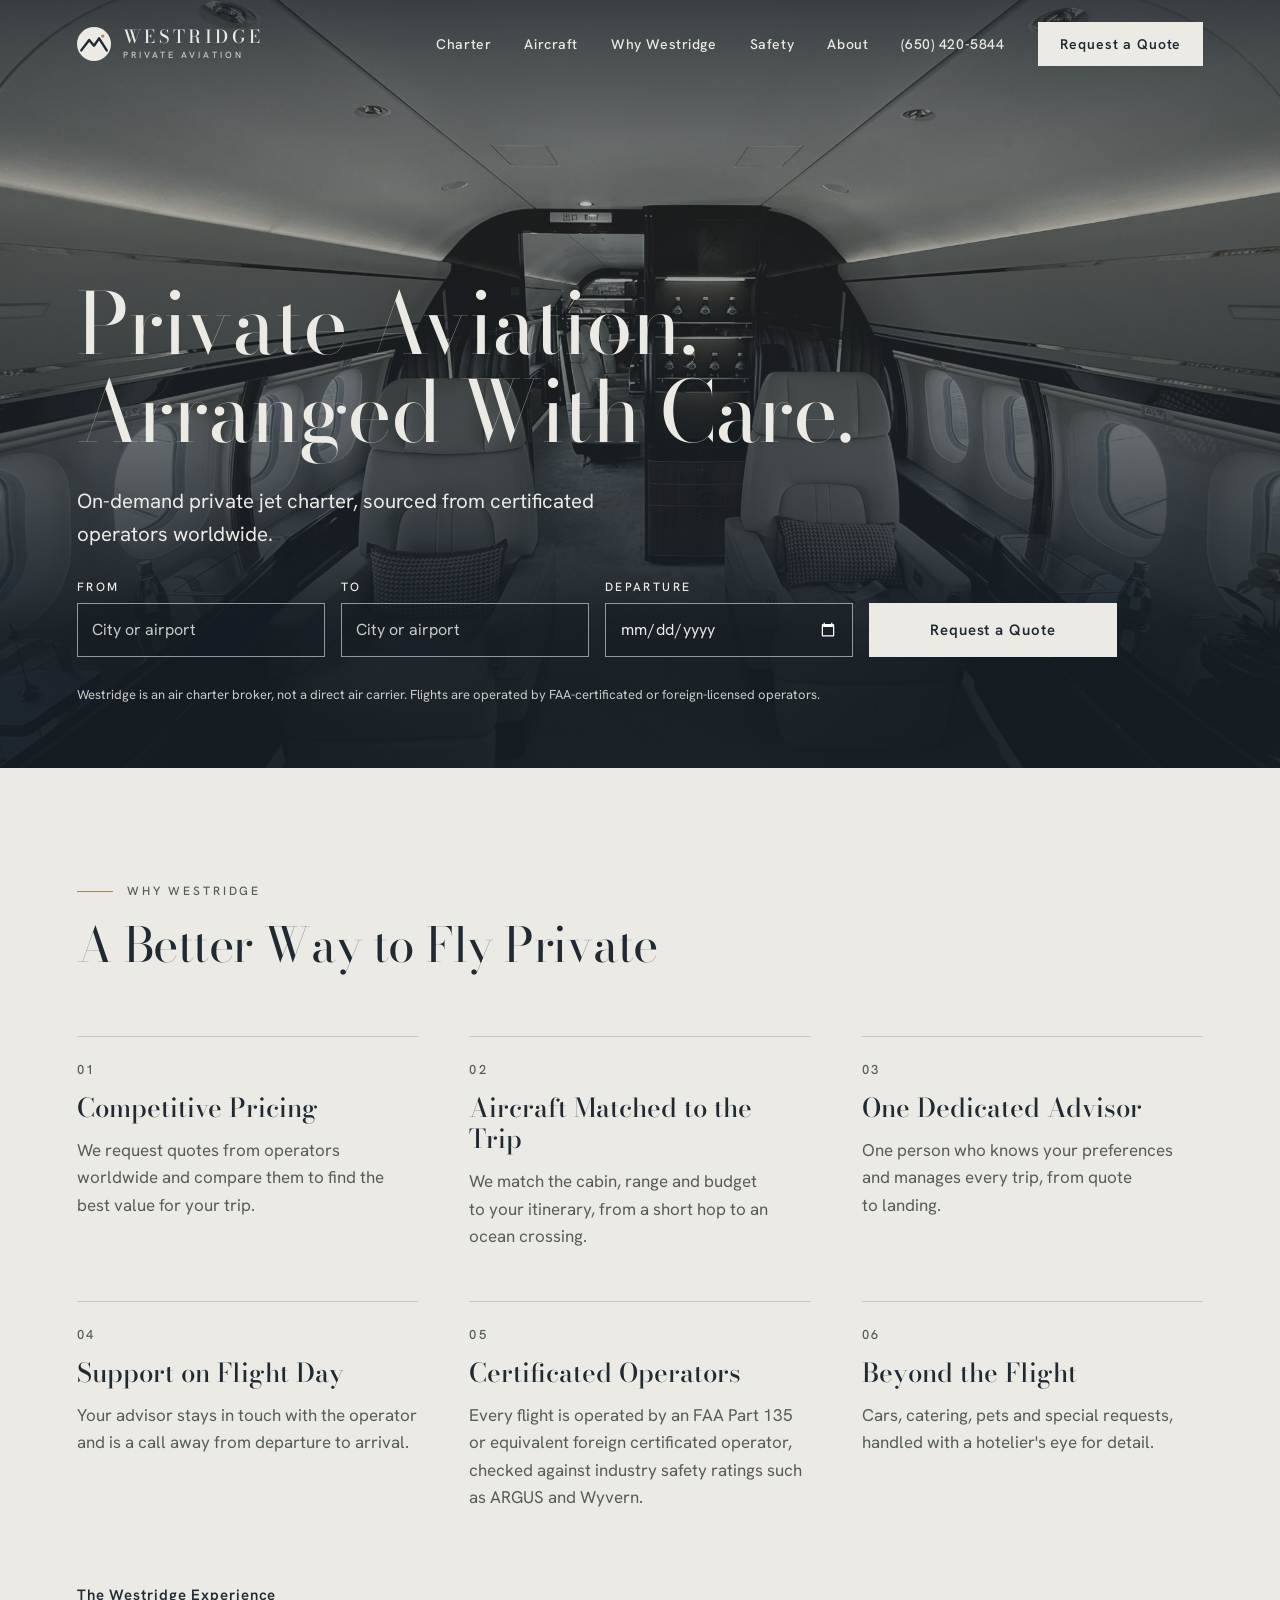
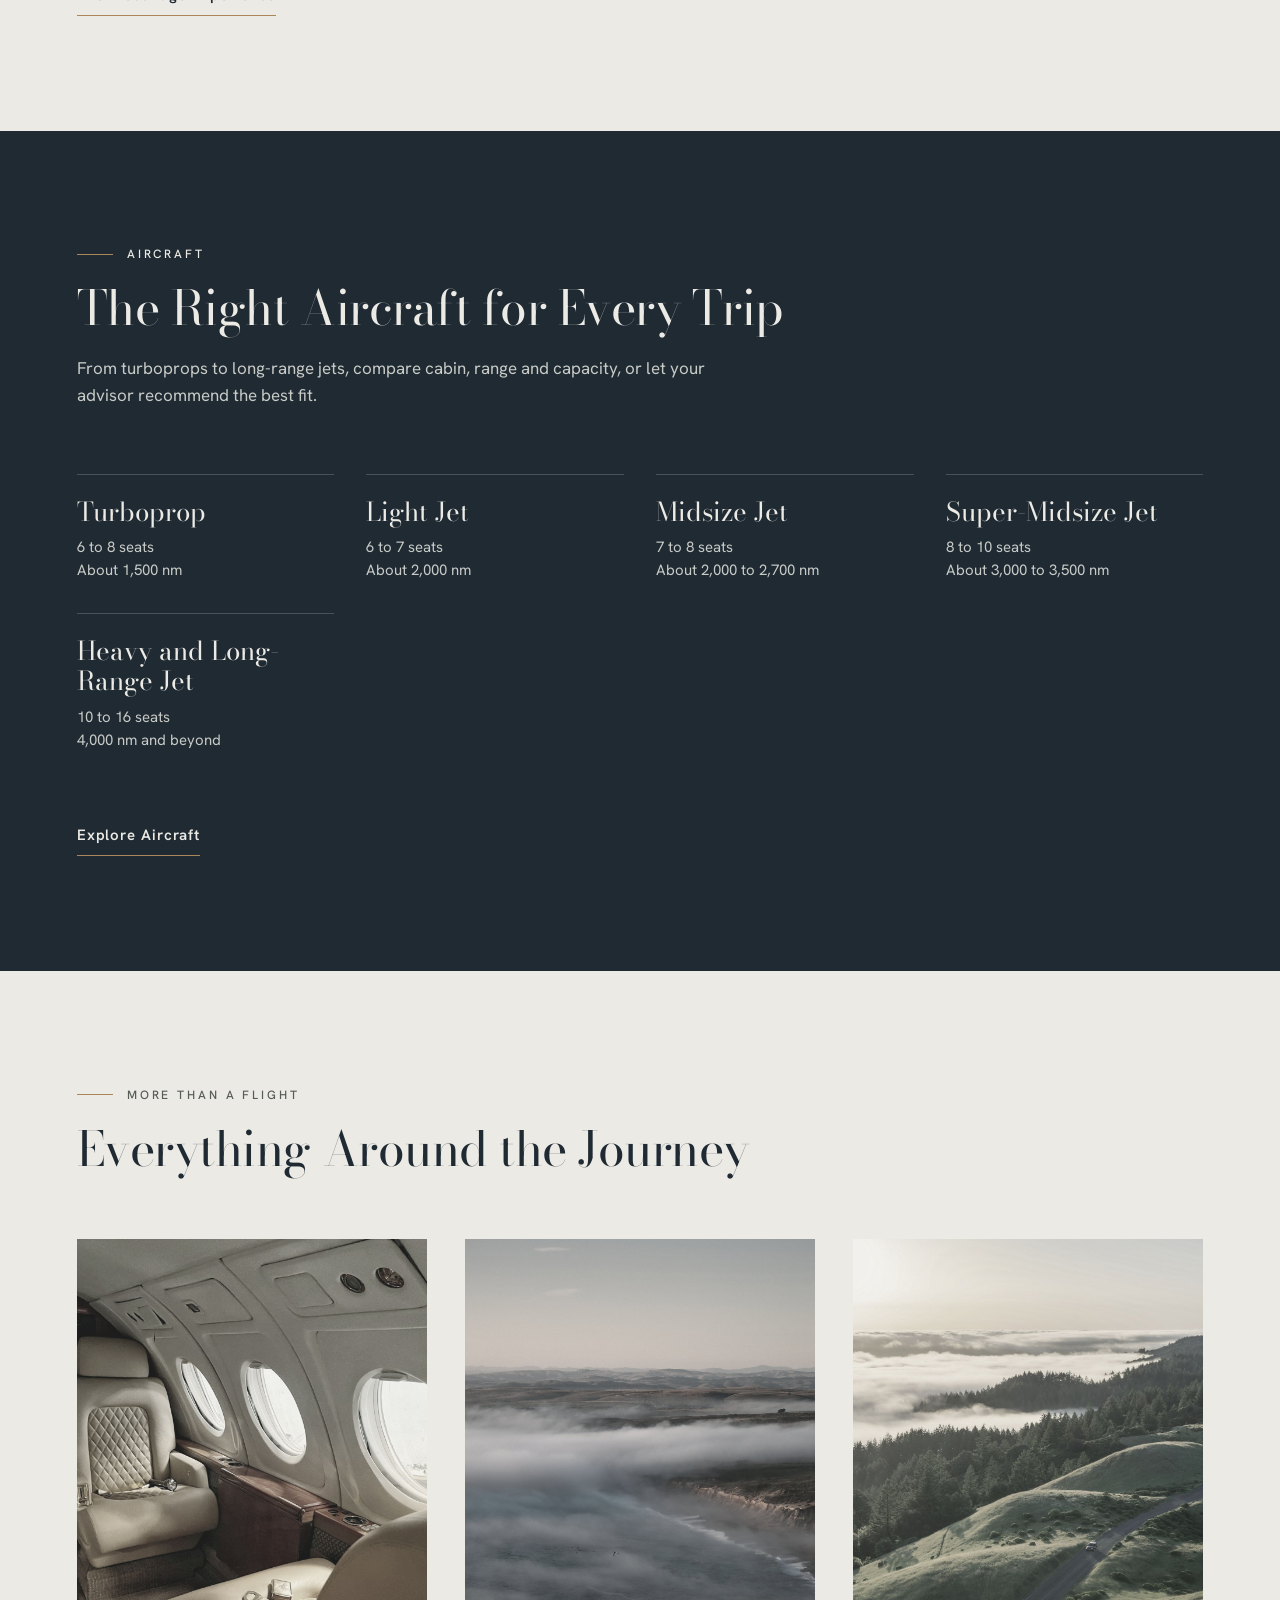
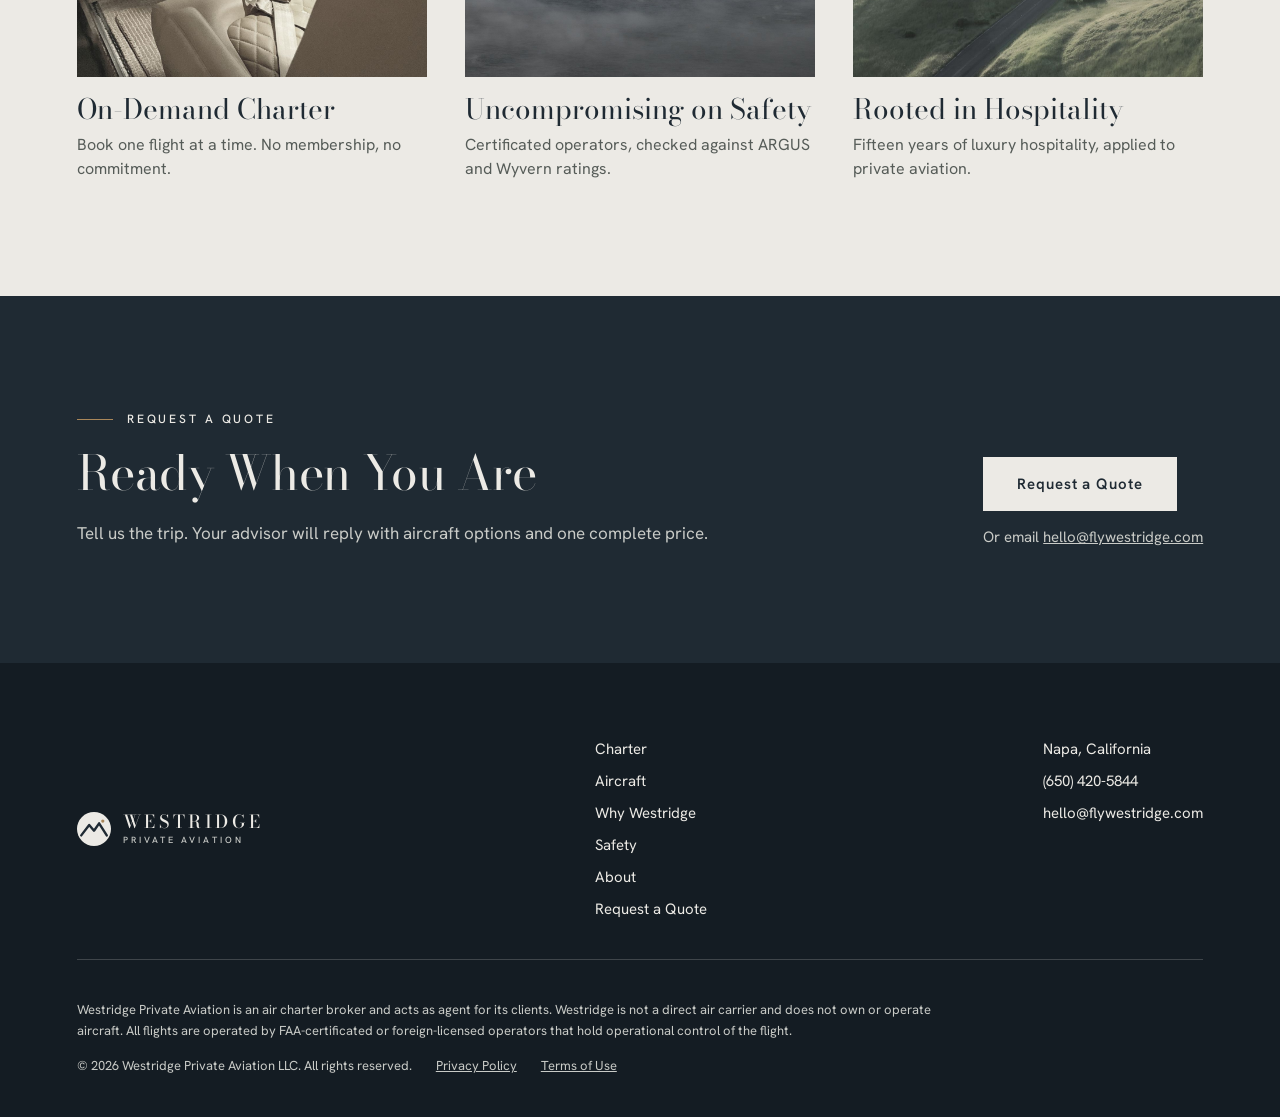
<file: index.html>
<!doctype html>
<html lang="en">
<head>
<meta charset="utf-8">
<meta name="viewport" content="width=device-width, initial-scale=1">
<title>Westridge Private Aviation | Private Jet Charter</title>
<meta name="description" content="Private aviation, arranged with care. On-demand private jet charter, sourced from certificated operators worldwide.">
<link rel="icon" href="assets/favicon.svg" type="image/svg+xml">
<script defer src="https://tinylytics.app/js/script.js" data-site="rXrvGGx392UiAE37sNF6"></script>
<link rel="preconnect" href="https://fonts.googleapis.com">
<link rel="preconnect" href="https://fonts.gstatic.com" crossorigin>
<link rel="stylesheet" href="https://fonts.googleapis.com/css2?family=Bodoni+Moda:ital,opsz,wght@0,6..96,400..700;1,6..96,400..700&amp;family=Hanken+Grotesk:wght@400;500;600&amp;display=swap">
<link rel="stylesheet" href="assets/site.css">
<script src="assets/site.js" defer></script>
</head>
<body>
<div style="container-type: inline-size; container-name: page; background: #ECEAE5; color: #1F2A33; font-family: 'Hanken Grotesk', 'Helvetica Neue', Arial, sans-serif; position: relative"><header style="position: absolute; top: 0; left: 0; right: 0; z-index: 2; font-family: 'Hanken Grotesk', 'Helvetica Neue', Arial, sans-serif">
<div style="display: flex; align-items: center; justify-content: space-between; gap: 24px; padding: 22px clamp(24px, 6cqw, 96px)">
<a href="index.html" aria-label="Westridge Private Aviation, Home" style="text-decoration: none"><div style="display: flex; align-items: center; gap: 12px"><svg viewBox="0 0 24 24" width="34" height="34" role="img" aria-label="Westridge mark" style="display: block; flex: none"><circle cx="12" cy="12" r="12" fill="#ECEAE5"></circle><path d="M3 16.5 L8.6 9.2 L12 13.2 L15.6 8 L21 16.5" fill="none" stroke="#1F2A33" stroke-width="1.7" stroke-linejoin="round" stroke-linecap="round"></path><circle cx="18.2" cy="6.4" r="1.15" fill="#A9875A"></circle></svg><div style="display: flex; flex-direction: column; align-items: flex-start; gap: 5px"><div style="font-family: 'Bodoni Moda', Didot, 'Times New Roman', serif; font-weight: 500; font-size: 18px; line-height: 1; letter-spacing: 0.2em; margin-right: -0.2em; color: #ECEAE5">WESTRIDGE</div><div style="font-family: 'Hanken Grotesk', 'Helvetica Neue', Arial, sans-serif; font-weight: 500; font-size: 9px; line-height: 1; letter-spacing: 0.34em; margin-right: -0.34em; text-transform: uppercase; color: #C9CBC7">Private Aviation</div></div></div></a>
<nav class="w-nav" aria-label="Primary" style="align-items: center; gap: clamp(20px, 2.6cqw, 40px)"><a href="on-demand-charter.html" style="font-size: 14px; font-weight: 500; letter-spacing: 0.04em; color: #ECEAE5; text-decoration: none; padding: 6px 0; border-bottom: 1px solid transparent">Charter</a><a href="aircraft.html" style="font-size: 14px; font-weight: 500; letter-spacing: 0.04em; color: #ECEAE5; text-decoration: none; padding: 6px 0; border-bottom: 1px solid transparent">Aircraft</a><a href="why-westridge.html" style="font-size: 14px; font-weight: 500; letter-spacing: 0.04em; color: #ECEAE5; text-decoration: none; padding: 6px 0; border-bottom: 1px solid transparent">Why Westridge</a><a href="safety.html" style="font-size: 14px; font-weight: 500; letter-spacing: 0.04em; color: #ECEAE5; text-decoration: none; padding: 6px 0; border-bottom: 1px solid transparent">Safety</a><a href="about.html" style="font-size: 14px; font-weight: 500; letter-spacing: 0.04em; color: #ECEAE5; text-decoration: none; padding: 6px 0; border-bottom: 1px solid transparent">About</a><a href="tel:+16504205844" style="font-size: 14px; font-weight: 500; letter-spacing: 0.04em; color: #ECEAE5; white-space: nowrap; text-decoration: none">(650) 420-5844</a><a href="request-a-quote.html" style="display: inline-flex; align-items: center; min-height: 44px; padding: 0 22px; background: #ECEAE5; color: #1F2A33; font-size: 14px; font-weight: 600; letter-spacing: 0.06em; text-decoration: none">Request a Quote</a></nav>
<button class="w-menu" type="button" aria-label="Menu" aria-expanded="false" aria-controls="menu" onclick="var m=document.getElementById('menu');m.hidden=!m.hidden;this.setAttribute('aria-expanded',String(!m.hidden))" style="width: 44px; height: 44px; padding: 0; border: 0; background: transparent; align-items: center; justify-content: center; cursor: pointer"><svg viewBox="0 0 24 24" width="24" height="24" aria-hidden="true"><path d="M3 8h18M3 16h18" stroke="#ECEAE5" stroke-width="1.5" fill="none"></path></svg></button>
</div>
<div id="menu" hidden>
<nav class="w-panel" aria-label="Menu" style="flex-direction: column; background: #1F2A33; padding: 8px clamp(24px, 6cqw, 96px) 28px"><a href="on-demand-charter.html" style="font-family: 'Bodoni Moda', Didot, 'Times New Roman', serif; font-size: 26px; color: #ECEAE5; text-decoration: none; padding: 12px 0; border-top: 1px solid rgba(236,234,229,0.2)">Charter</a><a href="aircraft.html" style="font-family: 'Bodoni Moda', Didot, 'Times New Roman', serif; font-size: 26px; color: #ECEAE5; text-decoration: none; padding: 12px 0; border-top: 1px solid rgba(236,234,229,0.2)">Aircraft</a><a href="why-westridge.html" style="font-family: 'Bodoni Moda', Didot, 'Times New Roman', serif; font-size: 26px; color: #ECEAE5; text-decoration: none; padding: 12px 0; border-top: 1px solid rgba(236,234,229,0.2)">Why Westridge</a><a href="safety.html" style="font-family: 'Bodoni Moda', Didot, 'Times New Roman', serif; font-size: 26px; color: #ECEAE5; text-decoration: none; padding: 12px 0; border-top: 1px solid rgba(236,234,229,0.2)">Safety</a><a href="about.html" style="font-family: 'Bodoni Moda', Didot, 'Times New Roman', serif; font-size: 26px; color: #ECEAE5; text-decoration: none; padding: 12px 0; border-top: 1px solid rgba(236,234,229,0.2)">About</a><div style="padding-top: 20px; border-top: 1px solid rgba(236,234,229,0.2)"><a href="request-a-quote.html" style="display: inline-flex; align-items: center; justify-content: center; box-sizing: border-box; min-height: 54px; padding: 0 34px; background: #ECEAE5; color: #1F2A33; font-family: 'Hanken Grotesk', 'Helvetica Neue', Arial, sans-serif; font-size: 15px; font-weight: 600; letter-spacing: 0.06em; text-decoration: none; width: 100%">Request a Quote</a></div></nav>
</div>
</header>
<section style="position: relative; min-height: clamp(660px, 60cqw, 900px); display: flex; flex-direction: column; justify-content: flex-end; background: #141C23; overflow: hidden">
<img src="assets/img/j-cabin2.jpg" alt="The cabin of a private jet, with club seating and soft light" style="position: absolute; left: 0; top: 0; width: 100%; height: 100%; object-fit: cover; object-position: 50% 40%">
<div style="position: absolute; left: 0; top: 0; width: 100%; height: 100%; background: linear-gradient(180deg, rgba(20,28,35,0.72) 0%, rgba(20,28,35,0.25) 26%, rgba(20,28,35,0.5) 46%, rgba(20,28,35,0.94) 82%)"></div>
<div style="position: relative; padding: 140px clamp(24px, 6cqw, 96px) clamp(40px, 5cqw, 64px)"><div style="max-width: 1200px; margin: 0 auto; display: flex; flex-direction: column; align-items: flex-start; gap: clamp(20px, 2.2cqw, 28px)">
<h1 style="margin: 0; font-family: 'Bodoni Moda', Didot, 'Times New Roman', serif; font-weight: 400; font-size: clamp(38px, 6.6cqw, 96px); line-height: 1.05; letter-spacing: -0.012em; color: #ECEAE5; text-wrap: balance">Private Aviation, Arranged With Care.</h1>
<p style="margin: 0; max-width: 640px; font-size: clamp(18px, 1.6cqw, 21px); line-height: 1.6; color: #ECEAE5; text-wrap: pretty">On-demand private jet charter, sourced from certificated operators worldwide.</p>
<div style="width: 100%; max-width: 1040px; display: grid; grid-template-columns: repeat(auto-fit, minmax(min(200px, 100%), 1fr)); gap: 16px; align-items: end"><div style="display: flex; flex-direction: column; gap: 8px"><label for="q-from" style="font-size: 12px; font-weight: 500; letter-spacing: 0.2em; text-transform: uppercase; color: #ECEAE5">From</label><input class="w-dark" id="q-from" type="text" placeholder="City or airport" style="box-sizing: border-box; width: 100%; height: 54px; padding: 0 14px; border: 1px solid rgba(236,234,229,0.6); border-radius: 0; background: rgba(20,28,35,0.45); font-family: 'Hanken Grotesk', 'Helvetica Neue', Arial, sans-serif; font-size: 16px; color: #ECEAE5; color-scheme: dark"></div><div style="display: flex; flex-direction: column; gap: 8px"><label for="q-to" style="font-size: 12px; font-weight: 500; letter-spacing: 0.2em; text-transform: uppercase; color: #ECEAE5">To</label><input class="w-dark" id="q-to" type="text" placeholder="City or airport" style="box-sizing: border-box; width: 100%; height: 54px; padding: 0 14px; border: 1px solid rgba(236,234,229,0.6); border-radius: 0; background: rgba(20,28,35,0.45); font-family: 'Hanken Grotesk', 'Helvetica Neue', Arial, sans-serif; font-size: 16px; color: #ECEAE5; color-scheme: dark"></div><div style="display: flex; flex-direction: column; gap: 8px"><label for="q-date" style="font-size: 12px; font-weight: 500; letter-spacing: 0.2em; text-transform: uppercase; color: #ECEAE5">Departure</label><input class="w-dark" id="q-date" type="date"  style="box-sizing: border-box; width: 100%; height: 54px; padding: 0 14px; border: 1px solid rgba(236,234,229,0.6); border-radius: 0; background: rgba(20,28,35,0.45); font-family: 'Hanken Grotesk', 'Helvetica Neue', Arial, sans-serif; font-size: 16px; color: #ECEAE5; color-scheme: dark"></div><a id="q-go" href="request-a-quote.html" style="display: flex; align-items: center; justify-content: center; box-sizing: border-box; height: 54px; padding: 0 24px; background: #ECEAE5; color: #1F2A33; font-size: 15px; font-weight: 600; letter-spacing: 0.06em; text-decoration: none">Request a Quote</a></div>
<p style="margin: 0; max-width: 760px; font-size: 13px; line-height: 1.5; color: #C9CBC7">Westridge is an air charter broker, not a direct air carrier. Flights are operated by FAA-certificated or foreign-licensed operators.</p>
</div></div>
</section>
<section style="background: #ECEAE5; padding: clamp(64px, 9cqw, 128px) clamp(24px, 6cqw, 96px) clamp(64px, 9cqw, 128px)"><div style="max-width: 1200px; margin: 0 auto; display: flex; flex-direction: column; gap: clamp(36px, 5cqw, 64px)"><div style="display: flex; flex-direction: column; gap: 20px"><div style="display: flex; align-items: center; gap: 14px"><div style="width: 36px; height: 1px; background: #A9875A; flex: none"></div><div style="font-size: 12px; font-weight: 500; letter-spacing: 0.24em; text-transform: uppercase; color: #565C58">Why Westridge</div></div><h2 style="margin: 0; font-family: 'Bodoni Moda', Didot, 'Times New Roman', serif; font-weight: 400; font-size: clamp(30px, 4cqw, 48px); line-height: 1.1; letter-spacing: -0.01em; color: #1F2A33; text-wrap: balance">A Better Way to Fly Private</h2></div><div style="display: grid; grid-template-columns: repeat(auto-fit, minmax(min(300px, 100%), 1fr)); gap: clamp(32px, 4cqw, 56px)"><div style="display: flex; flex-direction: column; gap: 14px; padding-top: 24px; border-top: 1px solid rgba(31,42,51,0.18)"><div style="font-size: 13px; font-weight: 500; letter-spacing: 0.18em; color: #565C58">01</div><h3 style="margin: 0; font-family: 'Bodoni Moda', Didot, 'Times New Roman', serif; font-weight: 500; font-size: 26px; line-height: 1.2; color: #1F2A33">Competitive Pricing</h3><p style="margin: 0; max-width: 460px; font-size: 17px; line-height: 1.6; color: #565C58; text-wrap: pretty">We request quotes from operators worldwide and compare them to find the best value for your trip.</p></div><div style="display: flex; flex-direction: column; gap: 14px; padding-top: 24px; border-top: 1px solid rgba(31,42,51,0.18)"><div style="font-size: 13px; font-weight: 500; letter-spacing: 0.18em; color: #565C58">02</div><h3 style="margin: 0; font-family: 'Bodoni Moda', Didot, 'Times New Roman', serif; font-weight: 500; font-size: 26px; line-height: 1.2; color: #1F2A33">Aircraft Matched to the Trip</h3><p style="margin: 0; max-width: 460px; font-size: 17px; line-height: 1.6; color: #565C58; text-wrap: pretty">We match the cabin, range and budget to your itinerary, from a short hop to an ocean crossing.</p></div><div style="display: flex; flex-direction: column; gap: 14px; padding-top: 24px; border-top: 1px solid rgba(31,42,51,0.18)"><div style="font-size: 13px; font-weight: 500; letter-spacing: 0.18em; color: #565C58">03</div><h3 style="margin: 0; font-family: 'Bodoni Moda', Didot, 'Times New Roman', serif; font-weight: 500; font-size: 26px; line-height: 1.2; color: #1F2A33">One Dedicated Advisor</h3><p style="margin: 0; max-width: 460px; font-size: 17px; line-height: 1.6; color: #565C58; text-wrap: pretty">One person who knows your preferences and manages every trip, from quote to landing.</p></div><div style="display: flex; flex-direction: column; gap: 14px; padding-top: 24px; border-top: 1px solid rgba(31,42,51,0.18)"><div style="font-size: 13px; font-weight: 500; letter-spacing: 0.18em; color: #565C58">04</div><h3 style="margin: 0; font-family: 'Bodoni Moda', Didot, 'Times New Roman', serif; font-weight: 500; font-size: 26px; line-height: 1.2; color: #1F2A33">Support on Flight Day</h3><p style="margin: 0; max-width: 460px; font-size: 17px; line-height: 1.6; color: #565C58; text-wrap: pretty">Your advisor stays in touch with the operator and is a call away from departure to arrival.</p></div><div style="display: flex; flex-direction: column; gap: 14px; padding-top: 24px; border-top: 1px solid rgba(31,42,51,0.18)"><div style="font-size: 13px; font-weight: 500; letter-spacing: 0.18em; color: #565C58">05</div><h3 style="margin: 0; font-family: 'Bodoni Moda', Didot, 'Times New Roman', serif; font-weight: 500; font-size: 26px; line-height: 1.2; color: #1F2A33">Certificated Operators</h3><p style="margin: 0; max-width: 460px; font-size: 17px; line-height: 1.6; color: #565C58; text-wrap: pretty">Every flight is operated by an FAA Part 135 or equivalent foreign certificated operator, checked against industry safety ratings such as ARGUS and Wyvern.</p></div><div style="display: flex; flex-direction: column; gap: 14px; padding-top: 24px; border-top: 1px solid rgba(31,42,51,0.18)"><div style="font-size: 13px; font-weight: 500; letter-spacing: 0.18em; color: #565C58">06</div><h3 style="margin: 0; font-family: 'Bodoni Moda', Didot, 'Times New Roman', serif; font-weight: 500; font-size: 26px; line-height: 1.2; color: #1F2A33">Beyond the Flight</h3><p style="margin: 0; max-width: 460px; font-size: 17px; line-height: 1.6; color: #565C58; text-wrap: pretty">Cars, catering, pets and special requests, handled with a hotelier's eye for detail.</p></div></div><div><a href="why-westridge.html" style="display: inline-flex; align-items: center; font-size: 15px; font-weight: 600; letter-spacing: 0.06em; color: #1F2A33; text-decoration: none; padding: 10px 0; border-bottom: 1px solid #A9875A">The Westridge Experience</a></div></div></section>
<section style="background: #1F2A33; padding: clamp(64px, 9cqw, 128px) clamp(24px, 6cqw, 96px) clamp(64px, 9cqw, 128px)"><div style="max-width: 1200px; margin: 0 auto; display: flex; flex-direction: column; gap: clamp(36px, 5cqw, 64px)"><div style="display: flex; flex-direction: column; gap: 20px"><div style="display: flex; align-items: center; gap: 14px"><div style="width: 36px; height: 1px; background: #A9875A; flex: none"></div><div style="font-size: 12px; font-weight: 500; letter-spacing: 0.24em; text-transform: uppercase; color: #ECEAE5">Aircraft</div></div><h2 style="margin: 0; font-family: 'Bodoni Moda', Didot, 'Times New Roman', serif; font-weight: 400; font-size: clamp(30px, 4cqw, 48px); line-height: 1.1; letter-spacing: -0.01em; color: #ECEAE5; text-wrap: balance">The Right Aircraft for Every Trip</h2><p style="margin: 0; max-width: 640px; font-size: 17px; line-height: 1.6; color: #C9CBC7; text-wrap: pretty">From turboprops to long-range jets, compare cabin, range and capacity, or let your advisor recommend the best fit.</p></div><div style="display: grid; grid-template-columns: repeat(auto-fit, minmax(min(200px, 100%), 1fr)); gap: 32px"><a href="aircraft.html" style="display: flex; flex-direction: column; gap: 10px; padding-top: 22px; border-top: 1px solid rgba(236,234,229,0.2); text-decoration: none"><div style="font-family: 'Bodoni Moda', Didot, 'Times New Roman', serif; font-size: 26px; line-height: 1.15; color: #ECEAE5">Turboprop</div><div style="font-size: 15px; line-height: 1.5; color: #C9CBC7">6 to 8 seats<br>About 1,500 nm</div></a><a href="aircraft.html" style="display: flex; flex-direction: column; gap: 10px; padding-top: 22px; border-top: 1px solid rgba(236,234,229,0.2); text-decoration: none"><div style="font-family: 'Bodoni Moda', Didot, 'Times New Roman', serif; font-size: 26px; line-height: 1.15; color: #ECEAE5">Light Jet</div><div style="font-size: 15px; line-height: 1.5; color: #C9CBC7">6 to 7 seats<br>About 2,000 nm</div></a><a href="aircraft.html" style="display: flex; flex-direction: column; gap: 10px; padding-top: 22px; border-top: 1px solid rgba(236,234,229,0.2); text-decoration: none"><div style="font-family: 'Bodoni Moda', Didot, 'Times New Roman', serif; font-size: 26px; line-height: 1.15; color: #ECEAE5">Midsize Jet</div><div style="font-size: 15px; line-height: 1.5; color: #C9CBC7">7 to 8 seats<br>About 2,000 to 2,700 nm</div></a><a href="aircraft.html" style="display: flex; flex-direction: column; gap: 10px; padding-top: 22px; border-top: 1px solid rgba(236,234,229,0.2); text-decoration: none"><div style="font-family: 'Bodoni Moda', Didot, 'Times New Roman', serif; font-size: 26px; line-height: 1.15; color: #ECEAE5">Super-Midsize Jet</div><div style="font-size: 15px; line-height: 1.5; color: #C9CBC7">8 to 10 seats<br>About 3,000 to 3,500 nm</div></a><a href="aircraft.html" style="display: flex; flex-direction: column; gap: 10px; padding-top: 22px; border-top: 1px solid rgba(236,234,229,0.2); text-decoration: none"><div style="font-family: 'Bodoni Moda', Didot, 'Times New Roman', serif; font-size: 26px; line-height: 1.15; color: #ECEAE5">Heavy and Long-Range Jet</div><div style="font-size: 15px; line-height: 1.5; color: #C9CBC7">10 to 16 seats<br>4,000 nm and beyond</div></a></div><div><a href="aircraft.html" style="display: inline-flex; align-items: center; font-size: 15px; font-weight: 600; letter-spacing: 0.06em; color: #ECEAE5; text-decoration: none; padding: 10px 0; border-bottom: 1px solid #A9875A">Explore Aircraft</a></div></div></section>
<section style="background: #ECEAE5; padding: clamp(64px, 9cqw, 128px) clamp(24px, 6cqw, 96px) clamp(64px, 9cqw, 128px)"><div style="max-width: 1200px; margin: 0 auto; display: flex; flex-direction: column; gap: clamp(36px, 5cqw, 64px)"><div style="display: flex; flex-direction: column; gap: 20px"><div style="display: flex; align-items: center; gap: 14px"><div style="width: 36px; height: 1px; background: #A9875A; flex: none"></div><div style="font-size: 12px; font-weight: 500; letter-spacing: 0.24em; text-transform: uppercase; color: #565C58">More Than a Flight</div></div><h2 style="margin: 0; font-family: 'Bodoni Moda', Didot, 'Times New Roman', serif; font-weight: 400; font-size: clamp(30px, 4cqw, 48px); line-height: 1.1; letter-spacing: -0.01em; color: #1F2A33; text-wrap: balance">Everything Around the Journey</h2></div><div style="display: grid; grid-template-columns: repeat(auto-fit, minmax(min(300px, 100%), 1fr)); gap: clamp(40px, 5cqw, 64px) clamp(24px, 3cqw, 40px)"><a href="on-demand-charter.html" style="display: flex; flex-direction: column; gap: 16px; text-decoration: none"><img loading="lazy" decoding="async" src="assets/img/j-quilt.jpg" alt="Quilted leather seats beside the windows of a private jet" style="display: block; width: 100%; aspect-ratio: 4 / 5;  object-fit: cover; object-position: 50% 60%"><div style="display: flex; flex-direction: column; gap: 8px"><div style="font-family: 'Bodoni Moda', Didot, 'Times New Roman', serif; font-size: 28px; line-height: 1.15; color: #1F2A33">On-Demand Charter</div><div style="font-size: 16px; line-height: 1.5; color: #565C58">Book one flight at a time. No membership, no commitment.</div></div></a><a href="safety.html" style="display: flex; flex-direction: column; gap: 16px; text-decoration: none"><img loading="lazy" decoding="async" src="assets/img/a-ridge.jpg" alt="Fog moving over a coastline at dusk" style="display: block; width: 100%; aspect-ratio: 4 / 5;  object-fit: cover; object-position: 60% 55%"><div style="display: flex; flex-direction: column; gap: 8px"><div style="font-family: 'Bodoni Moda', Didot, 'Times New Roman', serif; font-size: 28px; line-height: 1.15; color: #1F2A33">Uncompromising on Safety</div><div style="font-size: 16px; line-height: 1.5; color: #565C58">Certificated operators, checked against ARGUS and Wyvern ratings.</div></div></a><a href="about.html" style="display: flex; flex-direction: column; gap: 16px; text-decoration: none"><img loading="lazy" decoding="async" src="assets/img/a-hills.jpg" alt="A road over green hills above the fog" style="display: block; width: 100%; aspect-ratio: 4 / 5;  object-fit: cover; object-position: 60% 50%"><div style="display: flex; flex-direction: column; gap: 8px"><div style="font-family: 'Bodoni Moda', Didot, 'Times New Roman', serif; font-size: 28px; line-height: 1.15; color: #1F2A33">Rooted in Hospitality</div><div style="font-size: 16px; line-height: 1.5; color: #565C58">Fifteen years of luxury hospitality, applied to private aviation.</div></div></a></div></div></section>
<section style="background: #1F2A33; padding: clamp(64px, 9cqw, 120px) clamp(24px, 6cqw, 96px)">
<div style="max-width: 1200px; margin: 0 auto; display: flex; flex-wrap: wrap; align-items: flex-end; justify-content: space-between; gap: 36px">
<div style="display: flex; flex-direction: column; gap: 20px; flex: 1 1 420px; min-width: 0"><div style="display: flex; align-items: center; gap: 14px"><div style="width: 36px; height: 1px; background: #A9875A; flex: none"></div><div style="font-size: 12px; font-weight: 500; letter-spacing: 0.24em; text-transform: uppercase; color: #ECEAE5">Request a Quote</div></div><h2 style="margin: 0; font-family: 'Bodoni Moda', Didot, 'Times New Roman', serif; font-weight: 400; font-size: clamp(30px, 4cqw, 48px); line-height: 1.1; letter-spacing: -0.01em; color: #ECEAE5; text-wrap: balance">Ready When You Are</h2><p style="margin: 0; max-width: 640px; font-size: 17px; line-height: 1.6; color: #C9CBC7; text-wrap: pretty">Tell us the trip. Your advisor will reply with aircraft options and one complete price.</p></div>
<div style="display: flex; flex-direction: column; gap: 16px; align-items: flex-start"><a href="request-a-quote.html" style="display: inline-flex; align-items: center; justify-content: center; box-sizing: border-box; min-height: 54px; padding: 0 34px; background: #ECEAE5; color: #1F2A33; font-family: 'Hanken Grotesk', 'Helvetica Neue', Arial, sans-serif; font-size: 15px; font-weight: 600; letter-spacing: 0.06em; text-decoration: none; ">Request a Quote</a><div style="font-size: 15px; color: #C9CBC7">Or email <a href="mailto:hello@flywestridge.com" style="color: #C9CBC7">hello@flywestridge.com</a></div></div>
</div>
</section><footer style="background: #141C23; padding: clamp(48px, 6cqw, 80px) clamp(24px, 6cqw, 96px) 40px; font-family: 'Hanken Grotesk', 'Helvetica Neue', Arial, sans-serif">
<div style="max-width: 1200px; margin: 0 auto; display: flex; flex-direction: column; gap: 40px">
<div style="display: flex; flex-wrap: wrap; justify-content: space-between; gap: 40px">
<div style="display: flex; align-items: center; gap: 12px"><svg viewBox="0 0 24 24" width="34" height="34" role="img" aria-label="Westridge mark" style="display: block; flex: none"><circle cx="12" cy="12" r="12" fill="#ECEAE5"></circle><path d="M3 16.5 L8.6 9.2 L12 13.2 L15.6 8 L21 16.5" fill="none" stroke="#1F2A33" stroke-width="1.7" stroke-linejoin="round" stroke-linecap="round"></path><circle cx="18.2" cy="6.4" r="1.15" fill="#A9875A"></circle></svg><div style="display: flex; flex-direction: column; align-items: flex-start; gap: 5px"><div style="font-family: 'Bodoni Moda', Didot, 'Times New Roman', serif; font-weight: 500; font-size: 18px; line-height: 1; letter-spacing: 0.2em; margin-right: -0.2em; color: #ECEAE5">WESTRIDGE</div><div style="font-family: 'Hanken Grotesk', 'Helvetica Neue', Arial, sans-serif; font-weight: 500; font-size: 9px; line-height: 1; letter-spacing: 0.34em; margin-right: -0.34em; text-transform: uppercase; color: #C9CBC7">Private Aviation</div></div></div>
<nav aria-label="Footer" style="display: flex; flex-direction: column; gap: 12px"><a href="on-demand-charter.html" style="font-size: 15px; color: #ECEAE5; text-decoration: none">Charter</a><a href="aircraft.html" style="font-size: 15px; color: #ECEAE5; text-decoration: none">Aircraft</a><a href="why-westridge.html" style="font-size: 15px; color: #ECEAE5; text-decoration: none">Why Westridge</a><a href="safety.html" style="font-size: 15px; color: #ECEAE5; text-decoration: none">Safety</a><a href="about.html" style="font-size: 15px; color: #ECEAE5; text-decoration: none">About</a><a href="request-a-quote.html" style="font-size: 15px; color: #ECEAE5; text-decoration: none">Request a Quote</a></nav>
<div style="display: flex; flex-direction: column; gap: 12px; font-size: 15px; color: #ECEAE5"><div>Napa, California</div><a href="tel:+16504205844" style="color: #ECEAE5; text-decoration: none">(650) 420-5844</a><a href="mailto:hello@flywestridge.com" style="color: #ECEAE5; text-decoration: none">hello@flywestridge.com</a></div>
</div>
<div style="height: 1px; background: rgba(236,234,229,0.2)"></div>
<div style="display: flex; flex-direction: column; gap: 14px; font-size: 13px; line-height: 1.6; color: #C9CBC7; max-width: 860px">
<p style="margin: 0">Westridge Private Aviation is an air charter broker and acts as agent for its clients. Westridge is not a direct air carrier and does not own or operate aircraft. All flights are operated by FAA-certificated or foreign-licensed operators that hold operational control of the flight.</p>
<div style="display: flex; flex-wrap: wrap; gap: 8px 24px"><span>© 2026 Westridge Private Aviation LLC. All rights reserved.</span><a href="privacy.html" style="color: #C9CBC7">Privacy Policy</a><a href="terms.html" style="color: #C9CBC7">Terms of Use</a></div>
</div>
</div>
</footer></div>
</body>
</html>
</file>
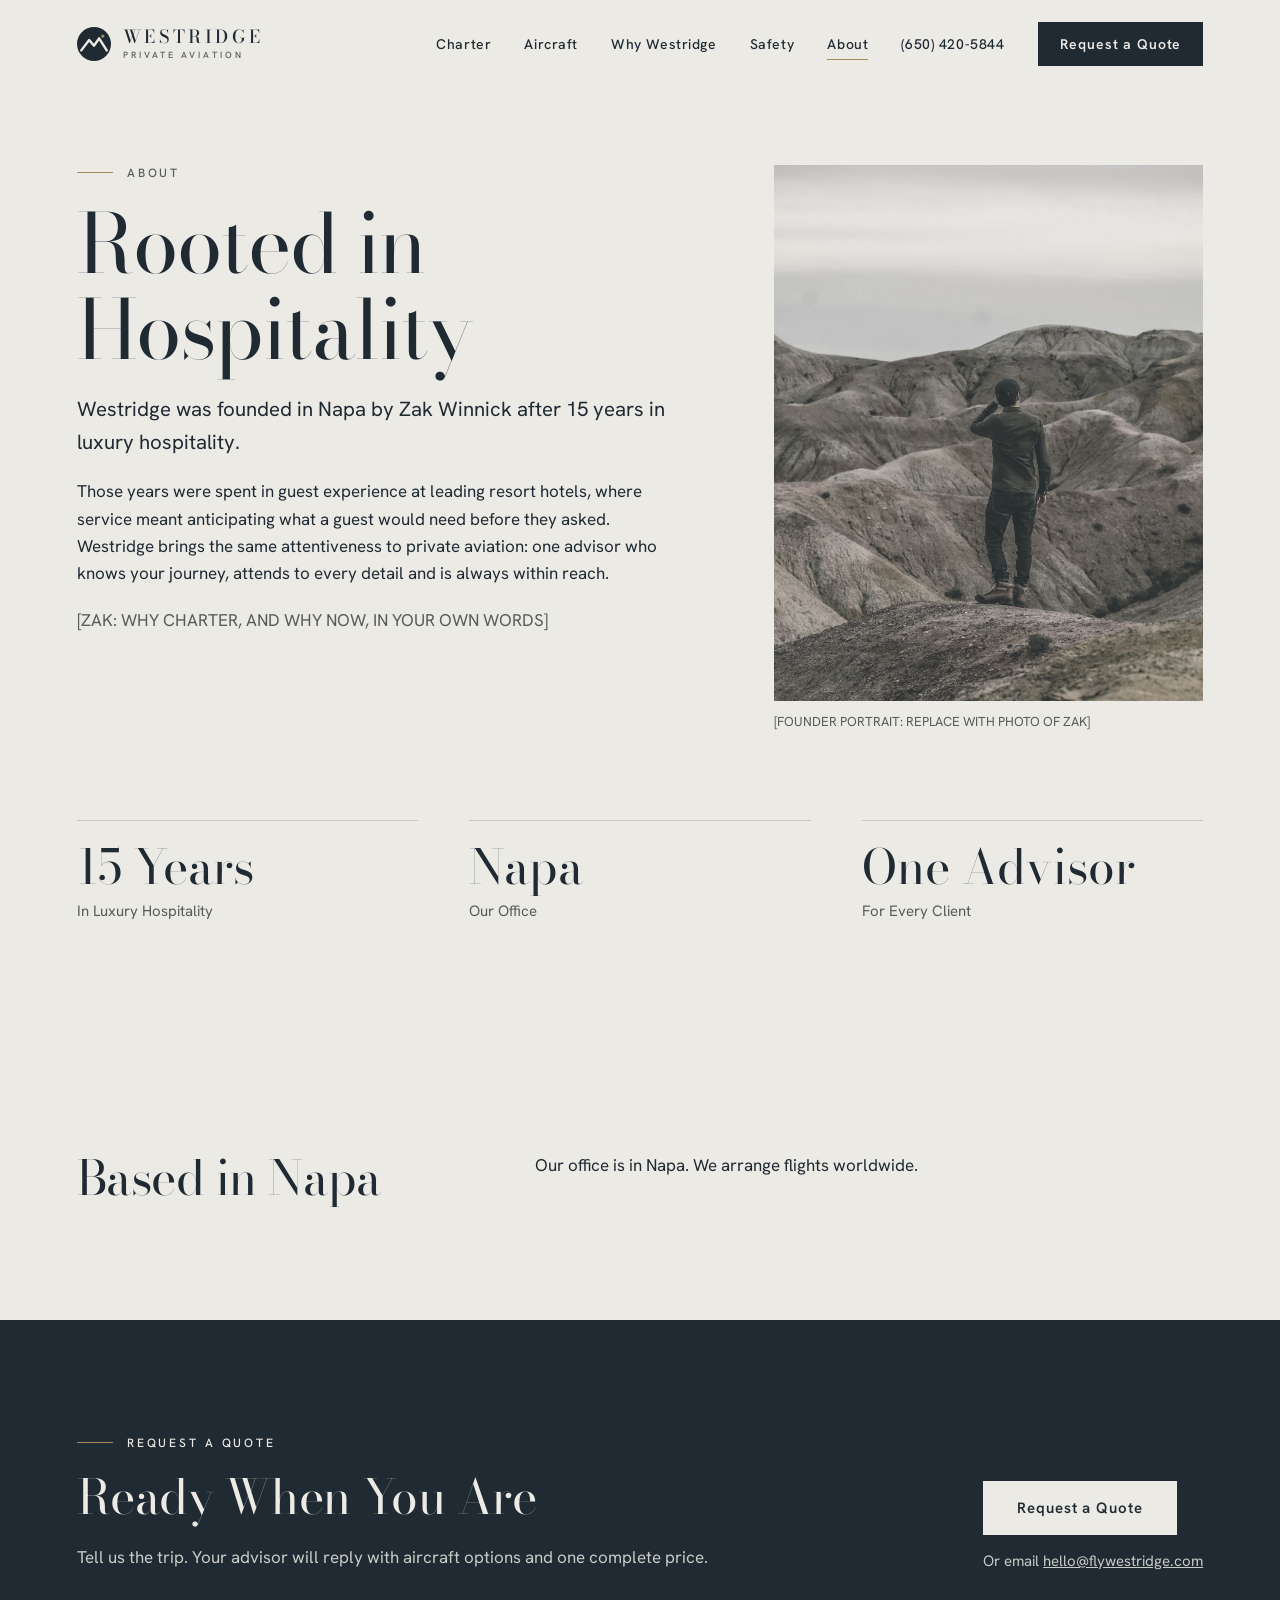
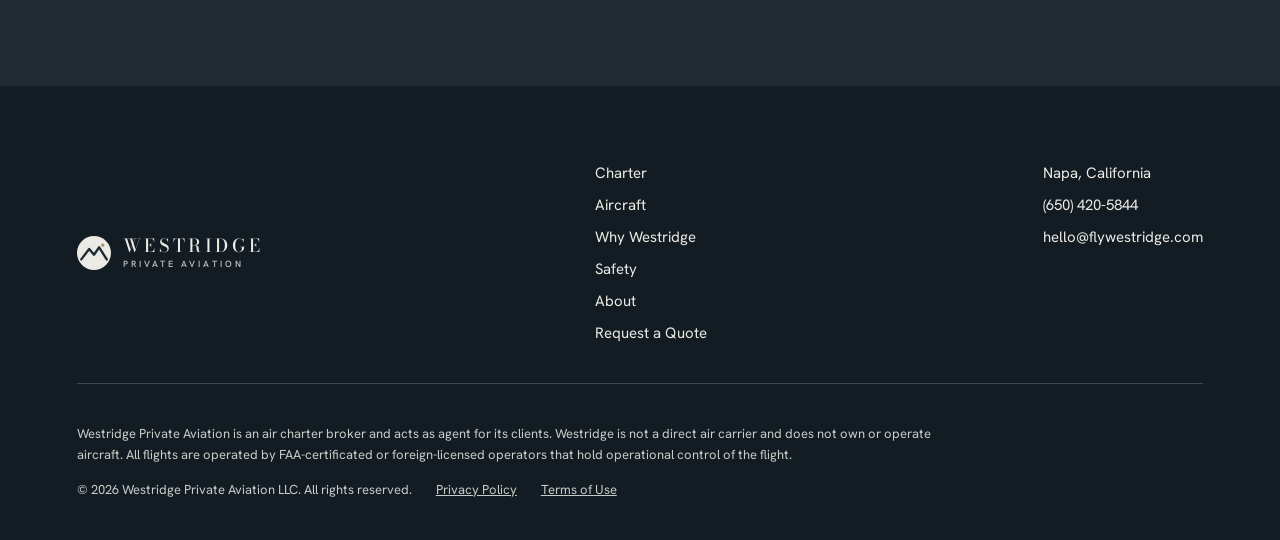
<file: about.html>
<!doctype html>
<html lang="en">
<head>
<meta charset="utf-8">
<meta name="viewport" content="width=device-width, initial-scale=1">
<title>About | Westridge Private Aviation</title>
<meta name="description" content="Founded after 15 years in luxury hospitality. Based in Napa.">
<link rel="icon" href="assets/favicon.svg" type="image/svg+xml">
<script defer src="https://tinylytics.app/js/script.js" data-site="rXrvGGx392UiAE37sNF6"></script>
<link rel="preconnect" href="https://fonts.googleapis.com">
<link rel="preconnect" href="https://fonts.gstatic.com" crossorigin>
<link rel="stylesheet" href="https://fonts.googleapis.com/css2?family=Bodoni+Moda:ital,opsz,wght@0,6..96,400..700;1,6..96,400..700&amp;family=Hanken+Grotesk:wght@400;500;600&amp;display=swap">
<link rel="stylesheet" href="assets/site.css">
<script src="assets/site.js" defer></script>
</head>
<body>
<div style="container-type: inline-size; container-name: page; background: #ECEAE5; color: #1F2A33; font-family: 'Hanken Grotesk', 'Helvetica Neue', Arial, sans-serif; position: relative"><header style="position: relative; background: #ECEAE5; font-family: 'Hanken Grotesk', 'Helvetica Neue', Arial, sans-serif">
<div style="display: flex; align-items: center; justify-content: space-between; gap: 24px; padding: 22px clamp(24px, 6cqw, 96px)">
<a href="index.html" aria-label="Westridge Private Aviation, Home" style="text-decoration: none"><div style="display: flex; align-items: center; gap: 12px"><svg viewBox="0 0 24 24" width="34" height="34" role="img" aria-label="Westridge mark" style="display: block; flex: none"><circle cx="12" cy="12" r="12" fill="#1F2A33"></circle><path d="M3 16.5 L8.6 9.2 L12 13.2 L15.6 8 L21 16.5" fill="none" stroke="#ECEAE5" stroke-width="1.7" stroke-linejoin="round" stroke-linecap="round"></path><circle cx="18.2" cy="6.4" r="1.15" fill="#A9875A"></circle></svg><div style="display: flex; flex-direction: column; align-items: flex-start; gap: 5px"><div style="font-family: 'Bodoni Moda', Didot, 'Times New Roman', serif; font-weight: 500; font-size: 18px; line-height: 1; letter-spacing: 0.2em; margin-right: -0.2em; color: #1F2A33">WESTRIDGE</div><div style="font-family: 'Hanken Grotesk', 'Helvetica Neue', Arial, sans-serif; font-weight: 500; font-size: 9px; line-height: 1; letter-spacing: 0.34em; margin-right: -0.34em; text-transform: uppercase; color: #565C58">Private Aviation</div></div></div></a>
<nav class="w-nav" aria-label="Primary" style="align-items: center; gap: clamp(20px, 2.6cqw, 40px)"><a href="on-demand-charter.html" style="font-size: 14px; font-weight: 500; letter-spacing: 0.04em; color: #1F2A33; text-decoration: none; padding: 6px 0; border-bottom: 1px solid transparent">Charter</a><a href="aircraft.html" style="font-size: 14px; font-weight: 500; letter-spacing: 0.04em; color: #1F2A33; text-decoration: none; padding: 6px 0; border-bottom: 1px solid transparent">Aircraft</a><a href="why-westridge.html" style="font-size: 14px; font-weight: 500; letter-spacing: 0.04em; color: #1F2A33; text-decoration: none; padding: 6px 0; border-bottom: 1px solid transparent">Why Westridge</a><a href="safety.html" style="font-size: 14px; font-weight: 500; letter-spacing: 0.04em; color: #1F2A33; text-decoration: none; padding: 6px 0; border-bottom: 1px solid transparent">Safety</a><a href="about.html" style="font-size: 14px; font-weight: 500; letter-spacing: 0.04em; color: #1F2A33; text-decoration: none; padding: 6px 0; border-bottom: 1px solid #A9875A">About</a><a href="tel:+16504205844" style="font-size: 14px; font-weight: 500; letter-spacing: 0.04em; color: #1F2A33; white-space: nowrap; text-decoration: none">(650) 420-5844</a><a href="request-a-quote.html" style="display: inline-flex; align-items: center; min-height: 44px; padding: 0 22px; background: #1F2A33; color: #ECEAE5; font-size: 14px; font-weight: 600; letter-spacing: 0.06em; text-decoration: none">Request a Quote</a></nav>
<button class="w-menu" type="button" aria-label="Menu" aria-expanded="false" aria-controls="menu" onclick="var m=document.getElementById('menu');m.hidden=!m.hidden;this.setAttribute('aria-expanded',String(!m.hidden))" style="width: 44px; height: 44px; padding: 0; border: 0; background: transparent; align-items: center; justify-content: center; cursor: pointer"><svg viewBox="0 0 24 24" width="24" height="24" aria-hidden="true"><path d="M3 8h18M3 16h18" stroke="#1F2A33" stroke-width="1.5" fill="none"></path></svg></button>
</div>
<div id="menu" hidden>
<nav class="w-panel" aria-label="Menu" style="flex-direction: column; background: #1F2A33; padding: 8px clamp(24px, 6cqw, 96px) 28px"><a href="on-demand-charter.html" style="font-family: 'Bodoni Moda', Didot, 'Times New Roman', serif; font-size: 26px; color: #ECEAE5; text-decoration: none; padding: 12px 0; border-top: 1px solid rgba(236,234,229,0.2)">Charter</a><a href="aircraft.html" style="font-family: 'Bodoni Moda', Didot, 'Times New Roman', serif; font-size: 26px; color: #ECEAE5; text-decoration: none; padding: 12px 0; border-top: 1px solid rgba(236,234,229,0.2)">Aircraft</a><a href="why-westridge.html" style="font-family: 'Bodoni Moda', Didot, 'Times New Roman', serif; font-size: 26px; color: #ECEAE5; text-decoration: none; padding: 12px 0; border-top: 1px solid rgba(236,234,229,0.2)">Why Westridge</a><a href="safety.html" style="font-family: 'Bodoni Moda', Didot, 'Times New Roman', serif; font-size: 26px; color: #ECEAE5; text-decoration: none; padding: 12px 0; border-top: 1px solid rgba(236,234,229,0.2)">Safety</a><a href="about.html" style="font-family: 'Bodoni Moda', Didot, 'Times New Roman', serif; font-size: 26px; color: #ECEAE5; text-decoration: none; padding: 12px 0; border-top: 1px solid rgba(236,234,229,0.2)">About</a><div style="padding-top: 20px; border-top: 1px solid rgba(236,234,229,0.2)"><a href="request-a-quote.html" style="display: inline-flex; align-items: center; justify-content: center; box-sizing: border-box; min-height: 54px; padding: 0 34px; background: #ECEAE5; color: #1F2A33; font-family: 'Hanken Grotesk', 'Helvetica Neue', Arial, sans-serif; font-size: 15px; font-weight: 600; letter-spacing: 0.06em; text-decoration: none; width: 100%">Request a Quote</a></div></nav>
</div>
</header>
<section style="background: #ECEAE5; padding: clamp(40px, 6cqw, 88px) clamp(24px, 6cqw, 96px) clamp(48px, 7cqw, 96px)"><div style="max-width: 1200px; margin: 0 auto; display: flex; flex-direction: column; gap: clamp(36px, 5cqw, 64px)"><div style="display: flex; flex-wrap: wrap; gap: clamp(28px, 5cqw, 80px); align-items: flex-start"><div style="flex: 3 1 440px; min-width: 0; display: flex; flex-direction: column; gap: 20px"><div style="display: flex; align-items: center; gap: 14px"><div style="width: 36px; height: 1px; background: #A9875A; flex: none"></div><div style="font-size: 12px; font-weight: 500; letter-spacing: 0.24em; text-transform: uppercase; color: #565C58">About</div></div><h1 style="margin: 0; font-family: 'Bodoni Moda', Didot, 'Times New Roman', serif; font-weight: 400; font-size: clamp(40px, 6.4cqw, 84px); line-height: 1.05; letter-spacing: -0.012em; color: #1F2A33; text-wrap: balance">Rooted in Hospitality</h1><p style="margin: 0; max-width: 640px; font-size: clamp(18px, 1.6cqw, 21px); line-height: 1.6; color: #1F2A33; text-wrap: pretty">Westridge was founded in Napa by Zak Winnick after 15 years in luxury hospitality.</p><p style="margin: 0; max-width: 600px; font-size: 17px; line-height: 1.6; color: #1F2A33; text-wrap: pretty">Those years were spent in guest experience at leading resort hotels, where service meant anticipating what a guest would need before they asked. Westridge brings the same attentiveness to private aviation: one advisor who knows your journey, attends to every detail and is always within reach.</p><p style="margin: 0; max-width: 600px; font-size: 17px; line-height: 1.6; color: #565C58; text-wrap: pretty">[ZAK: WHY CHARTER, AND WHY NOW, IN YOUR OWN WORDS]</p></div><div style="flex: 2 1 300px; min-width: 0; display: flex; flex-direction: column; gap: 20px"><figure style="margin: 0; display: flex; flex-direction: column; gap: 12px"><img loading="lazy" decoding="async" src="assets/img/a-portrait.jpg" alt="Placeholder image: a man seen from behind, looking over open hills" style="display: block; width: 100%; aspect-ratio: 4 / 5;  object-fit: cover; object-position: 50% 40%"><figcaption style="font-size: 13px; color: #565C58">[FOUNDER PORTRAIT: REPLACE WITH PHOTO OF ZAK]</figcaption></figure></div></div></div></section>
<section style="background: #ECEAE5; padding: 0px clamp(24px, 6cqw, 96px) clamp(64px, 9cqw, 128px)"><div style="max-width: 1200px; margin: 0 auto; display: flex; flex-direction: column; gap: clamp(36px, 5cqw, 64px)"><div style="display: grid; grid-template-columns: repeat(auto-fit, minmax(min(240px, 100%), 1fr)); gap: clamp(32px, 4cqw, 56px)"><div style="display: flex; flex-direction: column; gap: 8px; padding-top: 20px; border-top: 1px solid rgba(31,42,51,0.18)"><div style="font-family: 'Bodoni Moda', Didot, 'Times New Roman', serif; font-size: clamp(34px, 4cqw, 48px); line-height: 1.1; color: #1F2A33">15 Years</div><div style="font-size: 15px; color: #565C58">In Luxury Hospitality</div></div><div style="display: flex; flex-direction: column; gap: 8px; padding-top: 20px; border-top: 1px solid rgba(31,42,51,0.18)"><div style="font-family: 'Bodoni Moda', Didot, 'Times New Roman', serif; font-size: clamp(34px, 4cqw, 48px); line-height: 1.1; color: #1F2A33">Napa</div><div style="font-size: 15px; color: #565C58">Our Office</div></div><div style="display: flex; flex-direction: column; gap: 8px; padding-top: 20px; border-top: 1px solid rgba(31,42,51,0.18)"><div style="font-family: 'Bodoni Moda', Didot, 'Times New Roman', serif; font-size: clamp(34px, 4cqw, 48px); line-height: 1.1; color: #1F2A33">One Advisor</div><div style="font-size: 15px; color: #565C58">For Every Client</div></div></div></div></section>
<section style="background: #ECEAE5; padding: clamp(64px, 9cqw, 128px) clamp(24px, 6cqw, 96px) clamp(64px, 9cqw, 128px)"><div style="max-width: 1200px; margin: 0 auto; display: flex; flex-direction: column; gap: clamp(36px, 5cqw, 64px)"><div style="display: flex; flex-wrap: wrap; gap: clamp(28px, 5cqw, 80px); align-items: flex-start"><div style="flex: 1 1 300px; min-width: 0; display: flex; flex-direction: column; gap: 20px"><h2 style="margin: 0; font-family: 'Bodoni Moda', Didot, 'Times New Roman', serif; font-weight: 400; font-size: clamp(30px, 4cqw, 48px); line-height: 1.1; letter-spacing: -0.01em; color: #1F2A33; text-wrap: balance">Based in Napa</h2></div><div style="flex: 2 1 480px; min-width: 0; display: flex; flex-direction: column; gap: 20px"><p style="margin: 0; max-width: 620px; font-size: 17px; line-height: 1.6; color: #1F2A33; text-wrap: pretty">Our office is in Napa. We arrange flights worldwide.</p></div></div></div></section>
<section style="background: #1F2A33; padding: clamp(64px, 9cqw, 120px) clamp(24px, 6cqw, 96px)">
<div style="max-width: 1200px; margin: 0 auto; display: flex; flex-wrap: wrap; align-items: flex-end; justify-content: space-between; gap: 36px">
<div style="display: flex; flex-direction: column; gap: 20px; flex: 1 1 420px; min-width: 0"><div style="display: flex; align-items: center; gap: 14px"><div style="width: 36px; height: 1px; background: #A9875A; flex: none"></div><div style="font-size: 12px; font-weight: 500; letter-spacing: 0.24em; text-transform: uppercase; color: #ECEAE5">Request a Quote</div></div><h2 style="margin: 0; font-family: 'Bodoni Moda', Didot, 'Times New Roman', serif; font-weight: 400; font-size: clamp(30px, 4cqw, 48px); line-height: 1.1; letter-spacing: -0.01em; color: #ECEAE5; text-wrap: balance">Ready When You Are</h2><p style="margin: 0; max-width: 640px; font-size: 17px; line-height: 1.6; color: #C9CBC7; text-wrap: pretty">Tell us the trip. Your advisor will reply with aircraft options and one complete price.</p></div>
<div style="display: flex; flex-direction: column; gap: 16px; align-items: flex-start"><a href="request-a-quote.html" style="display: inline-flex; align-items: center; justify-content: center; box-sizing: border-box; min-height: 54px; padding: 0 34px; background: #ECEAE5; color: #1F2A33; font-family: 'Hanken Grotesk', 'Helvetica Neue', Arial, sans-serif; font-size: 15px; font-weight: 600; letter-spacing: 0.06em; text-decoration: none; ">Request a Quote</a><div style="font-size: 15px; color: #C9CBC7">Or email <a href="mailto:hello@flywestridge.com" style="color: #C9CBC7">hello@flywestridge.com</a></div></div>
</div>
</section><footer style="background: #141C23; padding: clamp(48px, 6cqw, 80px) clamp(24px, 6cqw, 96px) 40px; font-family: 'Hanken Grotesk', 'Helvetica Neue', Arial, sans-serif">
<div style="max-width: 1200px; margin: 0 auto; display: flex; flex-direction: column; gap: 40px">
<div style="display: flex; flex-wrap: wrap; justify-content: space-between; gap: 40px">
<div style="display: flex; align-items: center; gap: 12px"><svg viewBox="0 0 24 24" width="34" height="34" role="img" aria-label="Westridge mark" style="display: block; flex: none"><circle cx="12" cy="12" r="12" fill="#ECEAE5"></circle><path d="M3 16.5 L8.6 9.2 L12 13.2 L15.6 8 L21 16.5" fill="none" stroke="#1F2A33" stroke-width="1.7" stroke-linejoin="round" stroke-linecap="round"></path><circle cx="18.2" cy="6.4" r="1.15" fill="#A9875A"></circle></svg><div style="display: flex; flex-direction: column; align-items: flex-start; gap: 5px"><div style="font-family: 'Bodoni Moda', Didot, 'Times New Roman', serif; font-weight: 500; font-size: 18px; line-height: 1; letter-spacing: 0.2em; margin-right: -0.2em; color: #ECEAE5">WESTRIDGE</div><div style="font-family: 'Hanken Grotesk', 'Helvetica Neue', Arial, sans-serif; font-weight: 500; font-size: 9px; line-height: 1; letter-spacing: 0.34em; margin-right: -0.34em; text-transform: uppercase; color: #C9CBC7">Private Aviation</div></div></div>
<nav aria-label="Footer" style="display: flex; flex-direction: column; gap: 12px"><a href="on-demand-charter.html" style="font-size: 15px; color: #ECEAE5; text-decoration: none">Charter</a><a href="aircraft.html" style="font-size: 15px; color: #ECEAE5; text-decoration: none">Aircraft</a><a href="why-westridge.html" style="font-size: 15px; color: #ECEAE5; text-decoration: none">Why Westridge</a><a href="safety.html" style="font-size: 15px; color: #ECEAE5; text-decoration: none">Safety</a><a href="about.html" style="font-size: 15px; color: #ECEAE5; text-decoration: none">About</a><a href="request-a-quote.html" style="font-size: 15px; color: #ECEAE5; text-decoration: none">Request a Quote</a></nav>
<div style="display: flex; flex-direction: column; gap: 12px; font-size: 15px; color: #ECEAE5"><div>Napa, California</div><a href="tel:+16504205844" style="color: #ECEAE5; text-decoration: none">(650) 420-5844</a><a href="mailto:hello@flywestridge.com" style="color: #ECEAE5; text-decoration: none">hello@flywestridge.com</a></div>
</div>
<div style="height: 1px; background: rgba(236,234,229,0.2)"></div>
<div style="display: flex; flex-direction: column; gap: 14px; font-size: 13px; line-height: 1.6; color: #C9CBC7; max-width: 860px">
<p style="margin: 0">Westridge Private Aviation is an air charter broker and acts as agent for its clients. Westridge is not a direct air carrier and does not own or operate aircraft. All flights are operated by FAA-certificated or foreign-licensed operators that hold operational control of the flight.</p>
<div style="display: flex; flex-wrap: wrap; gap: 8px 24px"><span>© 2026 Westridge Private Aviation LLC. All rights reserved.</span><a href="privacy.html" style="color: #C9CBC7">Privacy Policy</a><a href="terms.html" style="color: #C9CBC7">Terms of Use</a></div>
</div>
</div>
</footer></div>
</body>
</html>
</file>
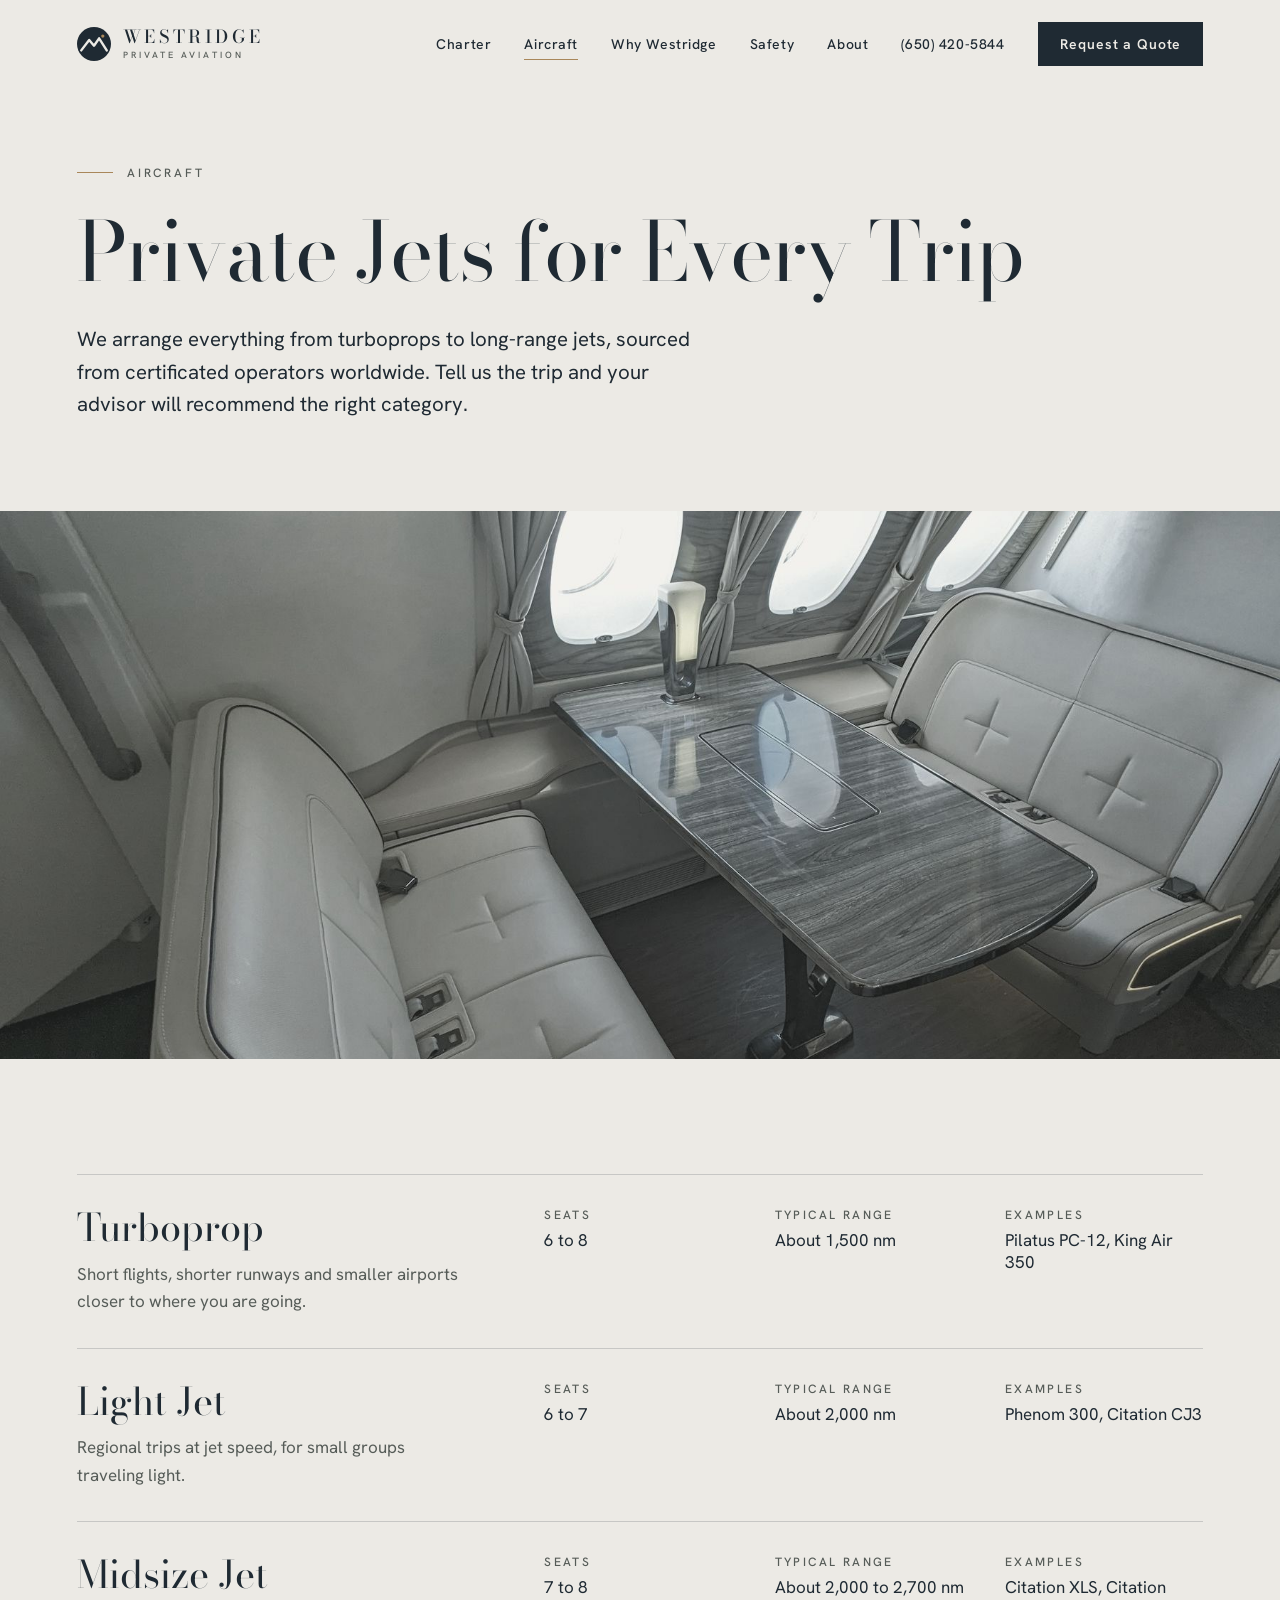
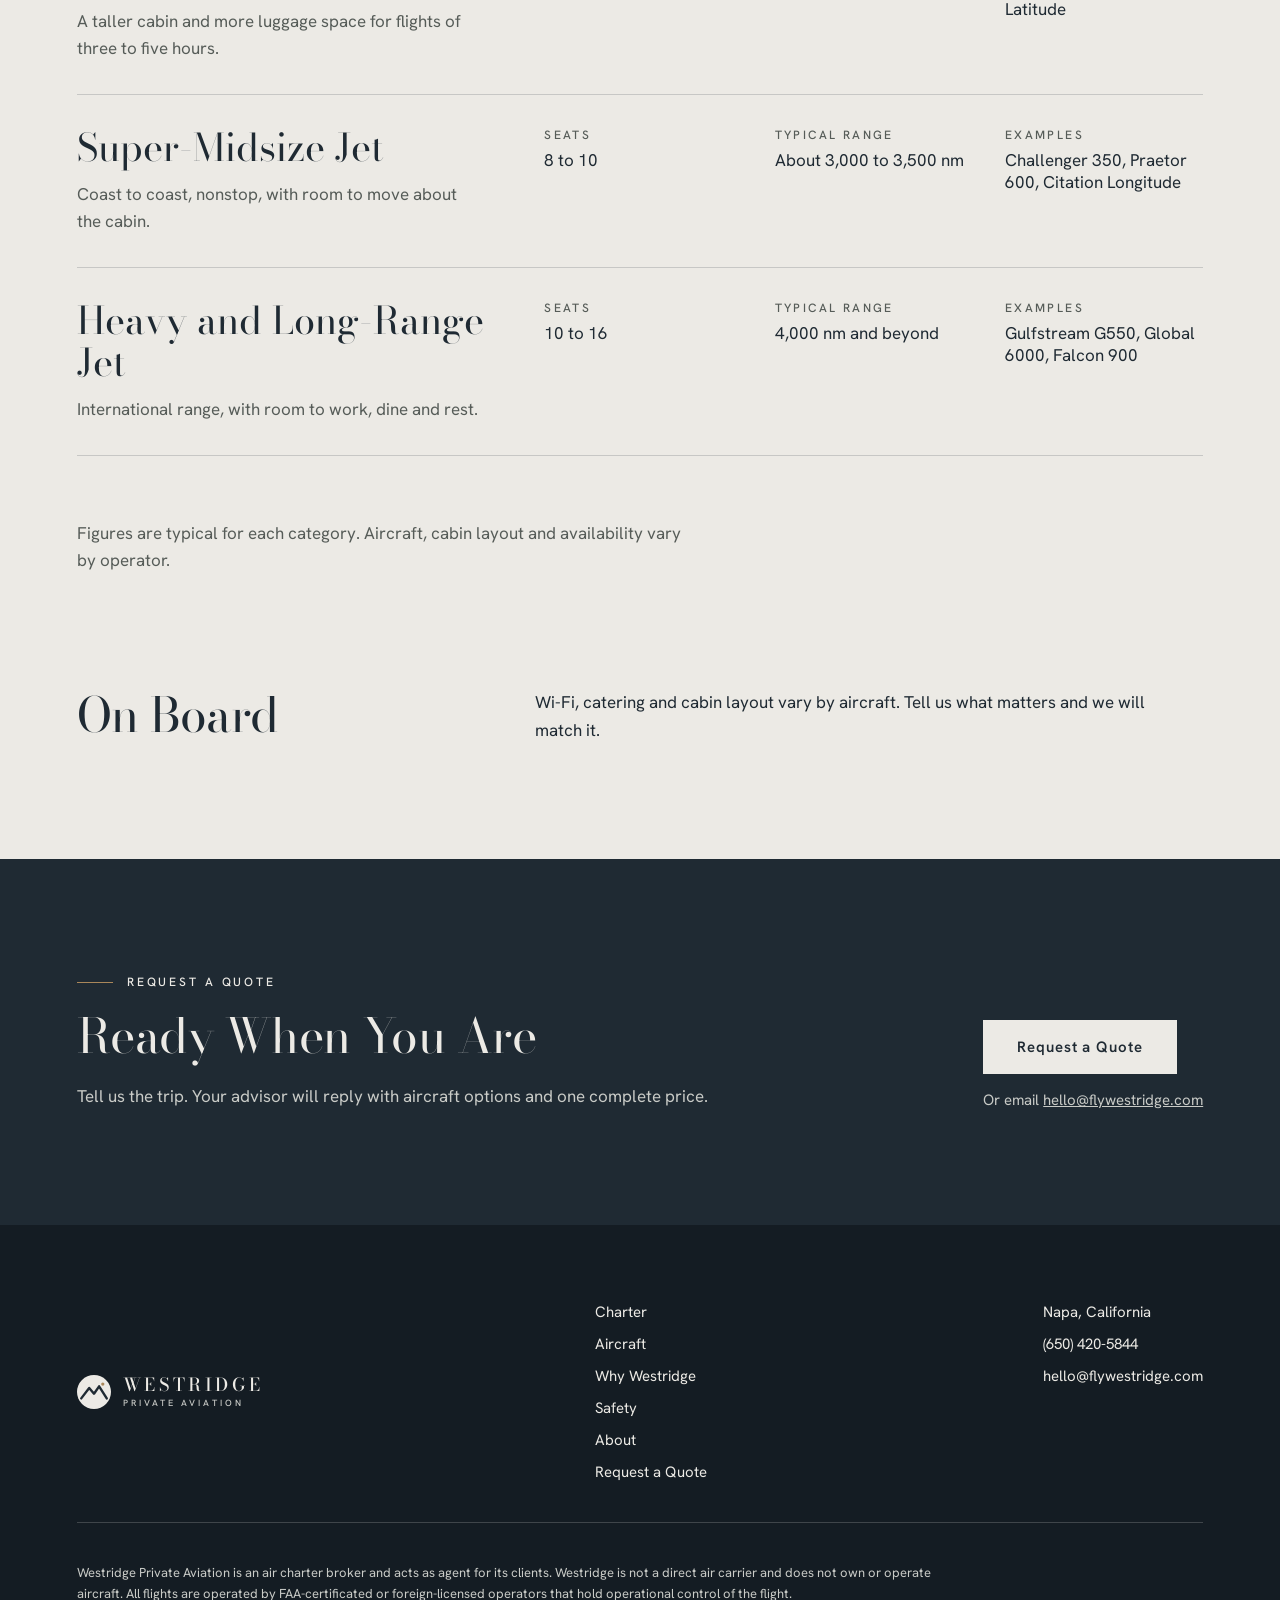
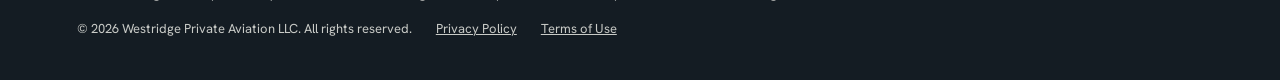
<file: aircraft.html>
<!doctype html>
<html lang="en">
<head>
<meta charset="utf-8">
<meta name="viewport" content="width=device-width, initial-scale=1">
<title>Aircraft | Westridge Private Aviation</title>
<meta name="description" content="Turboprops to long-range jets, sourced from certificated operators worldwide.">
<link rel="icon" href="assets/favicon.svg" type="image/svg+xml">
<script defer src="https://tinylytics.app/js/script.js" data-site="rXrvGGx392UiAE37sNF6"></script>
<link rel="preconnect" href="https://fonts.googleapis.com">
<link rel="preconnect" href="https://fonts.gstatic.com" crossorigin>
<link rel="stylesheet" href="https://fonts.googleapis.com/css2?family=Bodoni+Moda:ital,opsz,wght@0,6..96,400..700;1,6..96,400..700&amp;family=Hanken+Grotesk:wght@400;500;600&amp;display=swap">
<link rel="stylesheet" href="assets/site.css">
<script src="assets/site.js" defer></script>
</head>
<body>
<div style="container-type: inline-size; container-name: page; background: #ECEAE5; color: #1F2A33; font-family: 'Hanken Grotesk', 'Helvetica Neue', Arial, sans-serif; position: relative"><header style="position: relative; background: #ECEAE5; font-family: 'Hanken Grotesk', 'Helvetica Neue', Arial, sans-serif">
<div style="display: flex; align-items: center; justify-content: space-between; gap: 24px; padding: 22px clamp(24px, 6cqw, 96px)">
<a href="index.html" aria-label="Westridge Private Aviation, Home" style="text-decoration: none"><div style="display: flex; align-items: center; gap: 12px"><svg viewBox="0 0 24 24" width="34" height="34" role="img" aria-label="Westridge mark" style="display: block; flex: none"><circle cx="12" cy="12" r="12" fill="#1F2A33"></circle><path d="M3 16.5 L8.6 9.2 L12 13.2 L15.6 8 L21 16.5" fill="none" stroke="#ECEAE5" stroke-width="1.7" stroke-linejoin="round" stroke-linecap="round"></path><circle cx="18.2" cy="6.4" r="1.15" fill="#A9875A"></circle></svg><div style="display: flex; flex-direction: column; align-items: flex-start; gap: 5px"><div style="font-family: 'Bodoni Moda', Didot, 'Times New Roman', serif; font-weight: 500; font-size: 18px; line-height: 1; letter-spacing: 0.2em; margin-right: -0.2em; color: #1F2A33">WESTRIDGE</div><div style="font-family: 'Hanken Grotesk', 'Helvetica Neue', Arial, sans-serif; font-weight: 500; font-size: 9px; line-height: 1; letter-spacing: 0.34em; margin-right: -0.34em; text-transform: uppercase; color: #565C58">Private Aviation</div></div></div></a>
<nav class="w-nav" aria-label="Primary" style="align-items: center; gap: clamp(20px, 2.6cqw, 40px)"><a href="on-demand-charter.html" style="font-size: 14px; font-weight: 500; letter-spacing: 0.04em; color: #1F2A33; text-decoration: none; padding: 6px 0; border-bottom: 1px solid transparent">Charter</a><a href="aircraft.html" style="font-size: 14px; font-weight: 500; letter-spacing: 0.04em; color: #1F2A33; text-decoration: none; padding: 6px 0; border-bottom: 1px solid #A9875A">Aircraft</a><a href="why-westridge.html" style="font-size: 14px; font-weight: 500; letter-spacing: 0.04em; color: #1F2A33; text-decoration: none; padding: 6px 0; border-bottom: 1px solid transparent">Why Westridge</a><a href="safety.html" style="font-size: 14px; font-weight: 500; letter-spacing: 0.04em; color: #1F2A33; text-decoration: none; padding: 6px 0; border-bottom: 1px solid transparent">Safety</a><a href="about.html" style="font-size: 14px; font-weight: 500; letter-spacing: 0.04em; color: #1F2A33; text-decoration: none; padding: 6px 0; border-bottom: 1px solid transparent">About</a><a href="tel:+16504205844" style="font-size: 14px; font-weight: 500; letter-spacing: 0.04em; color: #1F2A33; white-space: nowrap; text-decoration: none">(650) 420-5844</a><a href="request-a-quote.html" style="display: inline-flex; align-items: center; min-height: 44px; padding: 0 22px; background: #1F2A33; color: #ECEAE5; font-size: 14px; font-weight: 600; letter-spacing: 0.06em; text-decoration: none">Request a Quote</a></nav>
<button class="w-menu" type="button" aria-label="Menu" aria-expanded="false" aria-controls="menu" onclick="var m=document.getElementById('menu');m.hidden=!m.hidden;this.setAttribute('aria-expanded',String(!m.hidden))" style="width: 44px; height: 44px; padding: 0; border: 0; background: transparent; align-items: center; justify-content: center; cursor: pointer"><svg viewBox="0 0 24 24" width="24" height="24" aria-hidden="true"><path d="M3 8h18M3 16h18" stroke="#1F2A33" stroke-width="1.5" fill="none"></path></svg></button>
</div>
<div id="menu" hidden>
<nav class="w-panel" aria-label="Menu" style="flex-direction: column; background: #1F2A33; padding: 8px clamp(24px, 6cqw, 96px) 28px"><a href="on-demand-charter.html" style="font-family: 'Bodoni Moda', Didot, 'Times New Roman', serif; font-size: 26px; color: #ECEAE5; text-decoration: none; padding: 12px 0; border-top: 1px solid rgba(236,234,229,0.2)">Charter</a><a href="aircraft.html" style="font-family: 'Bodoni Moda', Didot, 'Times New Roman', serif; font-size: 26px; color: #ECEAE5; text-decoration: none; padding: 12px 0; border-top: 1px solid rgba(236,234,229,0.2)">Aircraft</a><a href="why-westridge.html" style="font-family: 'Bodoni Moda', Didot, 'Times New Roman', serif; font-size: 26px; color: #ECEAE5; text-decoration: none; padding: 12px 0; border-top: 1px solid rgba(236,234,229,0.2)">Why Westridge</a><a href="safety.html" style="font-family: 'Bodoni Moda', Didot, 'Times New Roman', serif; font-size: 26px; color: #ECEAE5; text-decoration: none; padding: 12px 0; border-top: 1px solid rgba(236,234,229,0.2)">Safety</a><a href="about.html" style="font-family: 'Bodoni Moda', Didot, 'Times New Roman', serif; font-size: 26px; color: #ECEAE5; text-decoration: none; padding: 12px 0; border-top: 1px solid rgba(236,234,229,0.2)">About</a><div style="padding-top: 20px; border-top: 1px solid rgba(236,234,229,0.2)"><a href="request-a-quote.html" style="display: inline-flex; align-items: center; justify-content: center; box-sizing: border-box; min-height: 54px; padding: 0 34px; background: #ECEAE5; color: #1F2A33; font-family: 'Hanken Grotesk', 'Helvetica Neue', Arial, sans-serif; font-size: 15px; font-weight: 600; letter-spacing: 0.06em; text-decoration: none; width: 100%">Request a Quote</a></div></nav>
</div>
</header>
<section style="background: #ECEAE5; padding: clamp(40px, 6cqw, 88px) clamp(24px, 6cqw, 96px) clamp(48px, 7cqw, 96px)"><div style="max-width: 1200px; margin: 0 auto; display: flex; flex-direction: column; gap: clamp(36px, 5cqw, 64px)"><div style="display: flex; flex-direction: column; gap: 28px"><div style="display: flex; align-items: center; gap: 14px"><div style="width: 36px; height: 1px; background: #A9875A; flex: none"></div><div style="font-size: 12px; font-weight: 500; letter-spacing: 0.24em; text-transform: uppercase; color: #565C58">Aircraft</div></div><h1 style="margin: 0; font-family: 'Bodoni Moda', Didot, 'Times New Roman', serif; font-weight: 400; font-size: clamp(40px, 6.4cqw, 84px); line-height: 1.05; letter-spacing: -0.012em; color: #1F2A33; text-wrap: balance">Private Jets for Every Trip</h1><p style="margin: 0; max-width: 640px; font-size: clamp(18px, 1.6cqw, 21px); line-height: 1.6; color: #1F2A33; text-wrap: pretty">We arrange everything from turboprops to long-range jets, sourced from certificated operators worldwide. Tell us the trip and your advisor will recommend the right category.</p></div></div></section>
<img src="assets/img/j-lounge.jpg" alt="A table and sofas beside the windows of a private cabin" style="display: block; width: 100%; aspect-ratio: 21 / 9; min-height: 260px; object-fit: cover; object-position: 50% 45%">
<section style="background: #ECEAE5; padding: clamp(64px, 9cqw, 128px) clamp(24px, 6cqw, 96px) clamp(64px, 9cqw, 128px)"><div style="max-width: 1200px; margin: 0 auto; display: flex; flex-direction: column; gap: clamp(36px, 5cqw, 64px)"><div style="display: flex; flex-direction: column"><div style="display: flex; flex-wrap: wrap; gap: 20px 48px; padding: 32px 0; border-top: 1px solid rgba(31,42,51,0.18)"><div style="flex: 1 1 300px; min-width: 0; display: flex; flex-direction: column; gap: 12px"><h2 style="margin: 0; font-family: 'Bodoni Moda', Didot, 'Times New Roman', serif; font-weight: 400; font-size: clamp(28px, 3.2cqw, 38px); line-height: 1.1; color: #1F2A33">Turboprop</h2><p style="margin: 0; max-width: 460px; font-size: 17px; line-height: 1.6; color: #565C58; text-wrap: pretty">Short flights, shorter runways and smaller airports closer to where you are going.</p></div><div style="flex: 2 1 420px; min-width: 0; display: grid; grid-template-columns: repeat(auto-fit, minmax(min(150px, 100%), 1fr)); gap: 20px 32px; align-content: start"><div style="display: flex; flex-direction: column; gap: 6px"><div style="font-size: 12px; font-weight: 500; letter-spacing: 0.2em; text-transform: uppercase; color: #565C58">Seats</div><div style="font-size: 17px; color: #1F2A33">6 to 8</div></div><div style="display: flex; flex-direction: column; gap: 6px"><div style="font-size: 12px; font-weight: 500; letter-spacing: 0.2em; text-transform: uppercase; color: #565C58">Typical Range</div><div style="font-size: 17px; color: #1F2A33">About 1,500 nm</div></div><div style="display: flex; flex-direction: column; gap: 6px"><div style="font-size: 12px; font-weight: 500; letter-spacing: 0.2em; text-transform: uppercase; color: #565C58">Examples</div><div style="font-size: 17px; color: #1F2A33">Pilatus PC-12, King Air 350</div></div></div></div><div style="display: flex; flex-wrap: wrap; gap: 20px 48px; padding: 32px 0; border-top: 1px solid rgba(31,42,51,0.18)"><div style="flex: 1 1 300px; min-width: 0; display: flex; flex-direction: column; gap: 12px"><h2 style="margin: 0; font-family: 'Bodoni Moda', Didot, 'Times New Roman', serif; font-weight: 400; font-size: clamp(28px, 3.2cqw, 38px); line-height: 1.1; color: #1F2A33">Light Jet</h2><p style="margin: 0; max-width: 460px; font-size: 17px; line-height: 1.6; color: #565C58; text-wrap: pretty">Regional trips at jet speed, for small groups traveling light.</p></div><div style="flex: 2 1 420px; min-width: 0; display: grid; grid-template-columns: repeat(auto-fit, minmax(min(150px, 100%), 1fr)); gap: 20px 32px; align-content: start"><div style="display: flex; flex-direction: column; gap: 6px"><div style="font-size: 12px; font-weight: 500; letter-spacing: 0.2em; text-transform: uppercase; color: #565C58">Seats</div><div style="font-size: 17px; color: #1F2A33">6 to 7</div></div><div style="display: flex; flex-direction: column; gap: 6px"><div style="font-size: 12px; font-weight: 500; letter-spacing: 0.2em; text-transform: uppercase; color: #565C58">Typical Range</div><div style="font-size: 17px; color: #1F2A33">About 2,000 nm</div></div><div style="display: flex; flex-direction: column; gap: 6px"><div style="font-size: 12px; font-weight: 500; letter-spacing: 0.2em; text-transform: uppercase; color: #565C58">Examples</div><div style="font-size: 17px; color: #1F2A33">Phenom 300, Citation CJ3</div></div></div></div><div style="display: flex; flex-wrap: wrap; gap: 20px 48px; padding: 32px 0; border-top: 1px solid rgba(31,42,51,0.18)"><div style="flex: 1 1 300px; min-width: 0; display: flex; flex-direction: column; gap: 12px"><h2 style="margin: 0; font-family: 'Bodoni Moda', Didot, 'Times New Roman', serif; font-weight: 400; font-size: clamp(28px, 3.2cqw, 38px); line-height: 1.1; color: #1F2A33">Midsize Jet</h2><p style="margin: 0; max-width: 460px; font-size: 17px; line-height: 1.6; color: #565C58; text-wrap: pretty">A taller cabin and more luggage space for flights of three to five hours.</p></div><div style="flex: 2 1 420px; min-width: 0; display: grid; grid-template-columns: repeat(auto-fit, minmax(min(150px, 100%), 1fr)); gap: 20px 32px; align-content: start"><div style="display: flex; flex-direction: column; gap: 6px"><div style="font-size: 12px; font-weight: 500; letter-spacing: 0.2em; text-transform: uppercase; color: #565C58">Seats</div><div style="font-size: 17px; color: #1F2A33">7 to 8</div></div><div style="display: flex; flex-direction: column; gap: 6px"><div style="font-size: 12px; font-weight: 500; letter-spacing: 0.2em; text-transform: uppercase; color: #565C58">Typical Range</div><div style="font-size: 17px; color: #1F2A33">About 2,000 to 2,700 nm</div></div><div style="display: flex; flex-direction: column; gap: 6px"><div style="font-size: 12px; font-weight: 500; letter-spacing: 0.2em; text-transform: uppercase; color: #565C58">Examples</div><div style="font-size: 17px; color: #1F2A33">Citation XLS, Citation Latitude</div></div></div></div><div style="display: flex; flex-wrap: wrap; gap: 20px 48px; padding: 32px 0; border-top: 1px solid rgba(31,42,51,0.18)"><div style="flex: 1 1 300px; min-width: 0; display: flex; flex-direction: column; gap: 12px"><h2 style="margin: 0; font-family: 'Bodoni Moda', Didot, 'Times New Roman', serif; font-weight: 400; font-size: clamp(28px, 3.2cqw, 38px); line-height: 1.1; color: #1F2A33">Super-Midsize Jet</h2><p style="margin: 0; max-width: 460px; font-size: 17px; line-height: 1.6; color: #565C58; text-wrap: pretty">Coast to coast, nonstop, with room to move about the cabin.</p></div><div style="flex: 2 1 420px; min-width: 0; display: grid; grid-template-columns: repeat(auto-fit, minmax(min(150px, 100%), 1fr)); gap: 20px 32px; align-content: start"><div style="display: flex; flex-direction: column; gap: 6px"><div style="font-size: 12px; font-weight: 500; letter-spacing: 0.2em; text-transform: uppercase; color: #565C58">Seats</div><div style="font-size: 17px; color: #1F2A33">8 to 10</div></div><div style="display: flex; flex-direction: column; gap: 6px"><div style="font-size: 12px; font-weight: 500; letter-spacing: 0.2em; text-transform: uppercase; color: #565C58">Typical Range</div><div style="font-size: 17px; color: #1F2A33">About 3,000 to 3,500 nm</div></div><div style="display: flex; flex-direction: column; gap: 6px"><div style="font-size: 12px; font-weight: 500; letter-spacing: 0.2em; text-transform: uppercase; color: #565C58">Examples</div><div style="font-size: 17px; color: #1F2A33">Challenger 350, Praetor 600, Citation Longitude</div></div></div></div><div style="display: flex; flex-wrap: wrap; gap: 20px 48px; padding: 32px 0; border-top: 1px solid rgba(31,42,51,0.18)"><div style="flex: 1 1 300px; min-width: 0; display: flex; flex-direction: column; gap: 12px"><h2 style="margin: 0; font-family: 'Bodoni Moda', Didot, 'Times New Roman', serif; font-weight: 400; font-size: clamp(28px, 3.2cqw, 38px); line-height: 1.1; color: #1F2A33">Heavy and Long-Range Jet</h2><p style="margin: 0; max-width: 460px; font-size: 17px; line-height: 1.6; color: #565C58; text-wrap: pretty">International range, with room to work, dine and rest.</p></div><div style="flex: 2 1 420px; min-width: 0; display: grid; grid-template-columns: repeat(auto-fit, minmax(min(150px, 100%), 1fr)); gap: 20px 32px; align-content: start"><div style="display: flex; flex-direction: column; gap: 6px"><div style="font-size: 12px; font-weight: 500; letter-spacing: 0.2em; text-transform: uppercase; color: #565C58">Seats</div><div style="font-size: 17px; color: #1F2A33">10 to 16</div></div><div style="display: flex; flex-direction: column; gap: 6px"><div style="font-size: 12px; font-weight: 500; letter-spacing: 0.2em; text-transform: uppercase; color: #565C58">Typical Range</div><div style="font-size: 17px; color: #1F2A33">4,000 nm and beyond</div></div><div style="display: flex; flex-direction: column; gap: 6px"><div style="font-size: 12px; font-weight: 500; letter-spacing: 0.2em; text-transform: uppercase; color: #565C58">Examples</div><div style="font-size: 17px; color: #1F2A33">Gulfstream G550, Global 6000, Falcon 900</div></div></div></div><div style="border-top: 1px solid rgba(31,42,51,0.18)"></div></div><p style="margin: 0; max-width: 640px; font-size: 17px; line-height: 1.6; color: #565C58; text-wrap: pretty">Figures are typical for each category. Aircraft, cabin layout and availability vary by operator.</p></div></section>
<section style="background: #ECEAE5; padding: 0px clamp(24px, 6cqw, 96px) clamp(64px, 9cqw, 128px)"><div style="max-width: 1200px; margin: 0 auto; display: flex; flex-direction: column; gap: clamp(36px, 5cqw, 64px)"><div style="display: flex; flex-wrap: wrap; gap: clamp(28px, 5cqw, 80px); align-items: flex-start"><div style="flex: 1 1 300px; min-width: 0; display: flex; flex-direction: column; gap: 20px"><h2 style="margin: 0; font-family: 'Bodoni Moda', Didot, 'Times New Roman', serif; font-weight: 400; font-size: clamp(30px, 4cqw, 48px); line-height: 1.1; letter-spacing: -0.01em; color: #1F2A33; text-wrap: balance">On Board</h2></div><div style="flex: 2 1 480px; min-width: 0; display: flex; flex-direction: column; gap: 20px"><p style="margin: 0; max-width: 620px; font-size: 17px; line-height: 1.6; color: #1F2A33; text-wrap: pretty">Wi-Fi, catering and cabin layout vary by aircraft. Tell us what matters and we will match it.</p></div></div></div></section>
<section style="background: #1F2A33; padding: clamp(64px, 9cqw, 120px) clamp(24px, 6cqw, 96px)">
<div style="max-width: 1200px; margin: 0 auto; display: flex; flex-wrap: wrap; align-items: flex-end; justify-content: space-between; gap: 36px">
<div style="display: flex; flex-direction: column; gap: 20px; flex: 1 1 420px; min-width: 0"><div style="display: flex; align-items: center; gap: 14px"><div style="width: 36px; height: 1px; background: #A9875A; flex: none"></div><div style="font-size: 12px; font-weight: 500; letter-spacing: 0.24em; text-transform: uppercase; color: #ECEAE5">Request a Quote</div></div><h2 style="margin: 0; font-family: 'Bodoni Moda', Didot, 'Times New Roman', serif; font-weight: 400; font-size: clamp(30px, 4cqw, 48px); line-height: 1.1; letter-spacing: -0.01em; color: #ECEAE5; text-wrap: balance">Ready When You Are</h2><p style="margin: 0; max-width: 640px; font-size: 17px; line-height: 1.6; color: #C9CBC7; text-wrap: pretty">Tell us the trip. Your advisor will reply with aircraft options and one complete price.</p></div>
<div style="display: flex; flex-direction: column; gap: 16px; align-items: flex-start"><a href="request-a-quote.html" style="display: inline-flex; align-items: center; justify-content: center; box-sizing: border-box; min-height: 54px; padding: 0 34px; background: #ECEAE5; color: #1F2A33; font-family: 'Hanken Grotesk', 'Helvetica Neue', Arial, sans-serif; font-size: 15px; font-weight: 600; letter-spacing: 0.06em; text-decoration: none; ">Request a Quote</a><div style="font-size: 15px; color: #C9CBC7">Or email <a href="mailto:hello@flywestridge.com" style="color: #C9CBC7">hello@flywestridge.com</a></div></div>
</div>
</section><footer style="background: #141C23; padding: clamp(48px, 6cqw, 80px) clamp(24px, 6cqw, 96px) 40px; font-family: 'Hanken Grotesk', 'Helvetica Neue', Arial, sans-serif">
<div style="max-width: 1200px; margin: 0 auto; display: flex; flex-direction: column; gap: 40px">
<div style="display: flex; flex-wrap: wrap; justify-content: space-between; gap: 40px">
<div style="display: flex; align-items: center; gap: 12px"><svg viewBox="0 0 24 24" width="34" height="34" role="img" aria-label="Westridge mark" style="display: block; flex: none"><circle cx="12" cy="12" r="12" fill="#ECEAE5"></circle><path d="M3 16.5 L8.6 9.2 L12 13.2 L15.6 8 L21 16.5" fill="none" stroke="#1F2A33" stroke-width="1.7" stroke-linejoin="round" stroke-linecap="round"></path><circle cx="18.2" cy="6.4" r="1.15" fill="#A9875A"></circle></svg><div style="display: flex; flex-direction: column; align-items: flex-start; gap: 5px"><div style="font-family: 'Bodoni Moda', Didot, 'Times New Roman', serif; font-weight: 500; font-size: 18px; line-height: 1; letter-spacing: 0.2em; margin-right: -0.2em; color: #ECEAE5">WESTRIDGE</div><div style="font-family: 'Hanken Grotesk', 'Helvetica Neue', Arial, sans-serif; font-weight: 500; font-size: 9px; line-height: 1; letter-spacing: 0.34em; margin-right: -0.34em; text-transform: uppercase; color: #C9CBC7">Private Aviation</div></div></div>
<nav aria-label="Footer" style="display: flex; flex-direction: column; gap: 12px"><a href="on-demand-charter.html" style="font-size: 15px; color: #ECEAE5; text-decoration: none">Charter</a><a href="aircraft.html" style="font-size: 15px; color: #ECEAE5; text-decoration: none">Aircraft</a><a href="why-westridge.html" style="font-size: 15px; color: #ECEAE5; text-decoration: none">Why Westridge</a><a href="safety.html" style="font-size: 15px; color: #ECEAE5; text-decoration: none">Safety</a><a href="about.html" style="font-size: 15px; color: #ECEAE5; text-decoration: none">About</a><a href="request-a-quote.html" style="font-size: 15px; color: #ECEAE5; text-decoration: none">Request a Quote</a></nav>
<div style="display: flex; flex-direction: column; gap: 12px; font-size: 15px; color: #ECEAE5"><div>Napa, California</div><a href="tel:+16504205844" style="color: #ECEAE5; text-decoration: none">(650) 420-5844</a><a href="mailto:hello@flywestridge.com" style="color: #ECEAE5; text-decoration: none">hello@flywestridge.com</a></div>
</div>
<div style="height: 1px; background: rgba(236,234,229,0.2)"></div>
<div style="display: flex; flex-direction: column; gap: 14px; font-size: 13px; line-height: 1.6; color: #C9CBC7; max-width: 860px">
<p style="margin: 0">Westridge Private Aviation is an air charter broker and acts as agent for its clients. Westridge is not a direct air carrier and does not own or operate aircraft. All flights are operated by FAA-certificated or foreign-licensed operators that hold operational control of the flight.</p>
<div style="display: flex; flex-wrap: wrap; gap: 8px 24px"><span>© 2026 Westridge Private Aviation LLC. All rights reserved.</span><a href="privacy.html" style="color: #C9CBC7">Privacy Policy</a><a href="terms.html" style="color: #C9CBC7">Terms of Use</a></div>
</div>
</div>
</footer></div>
</body>
</html>
</file>
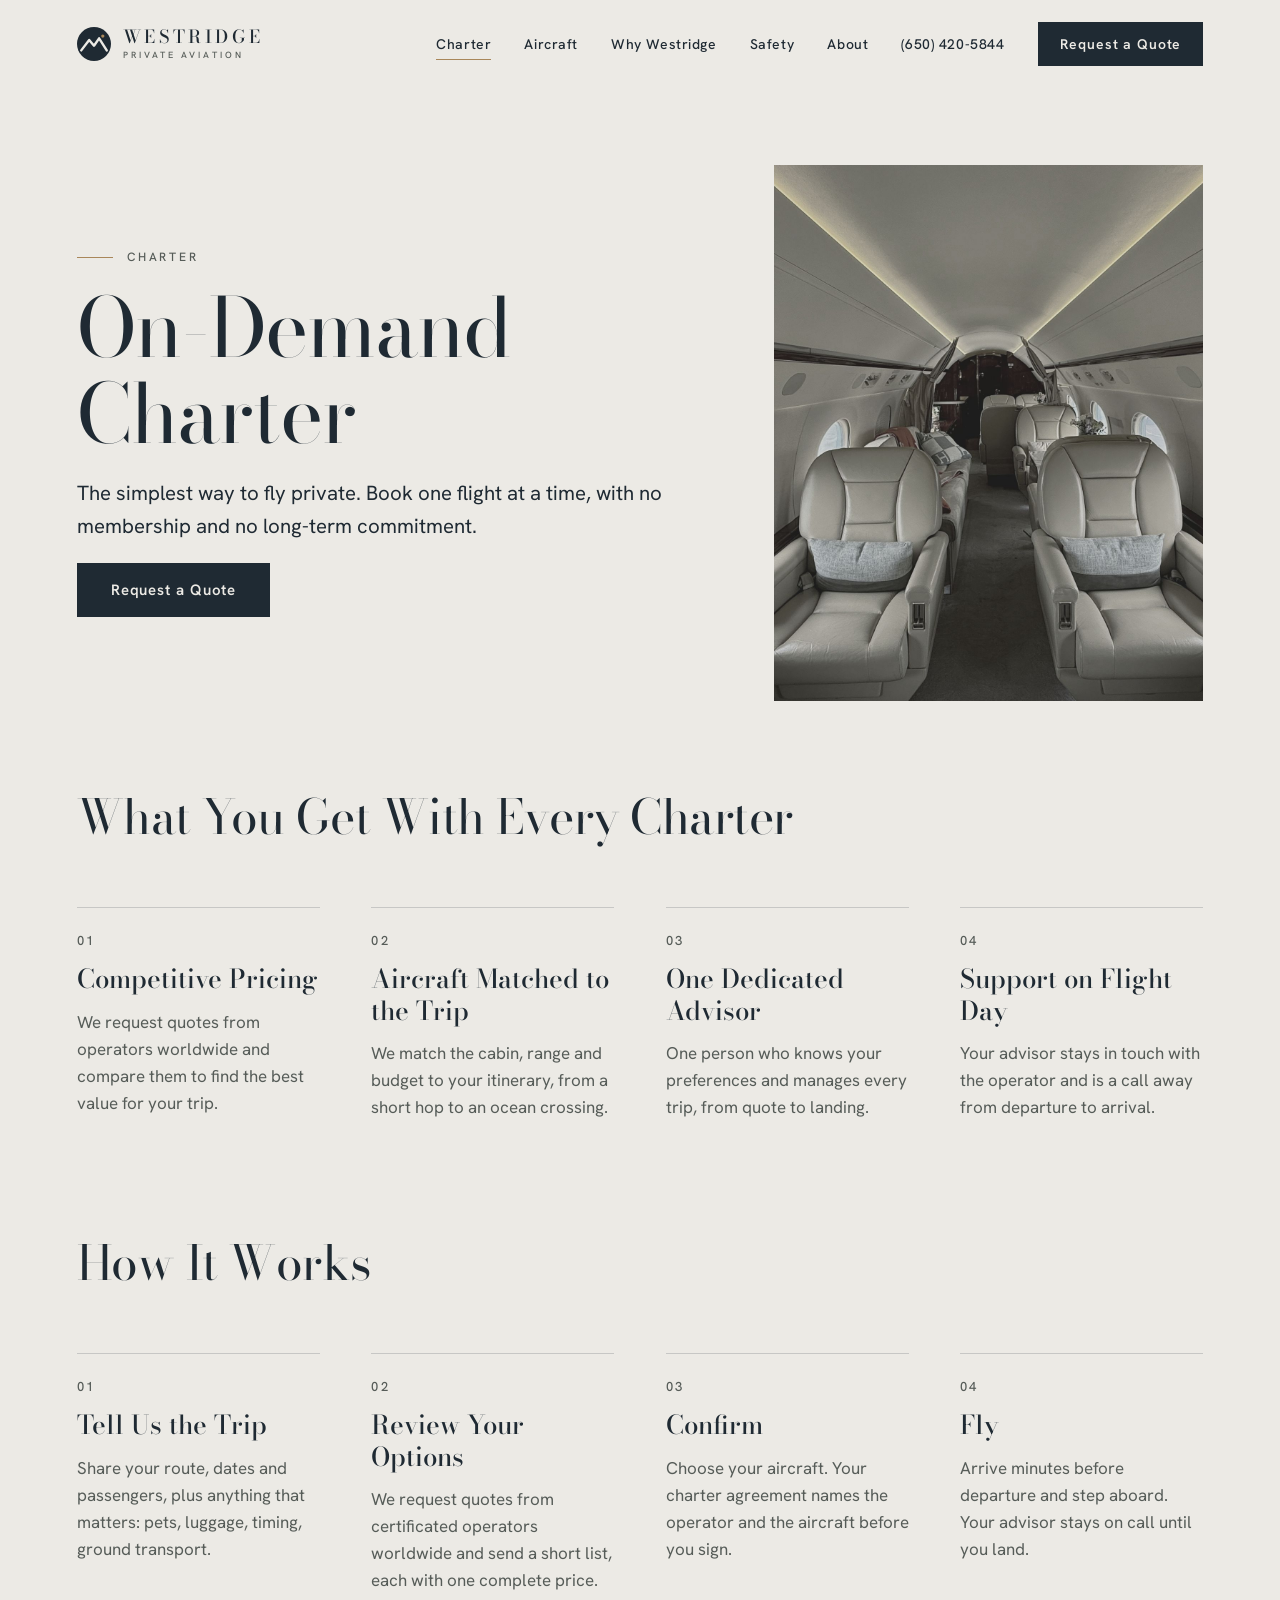
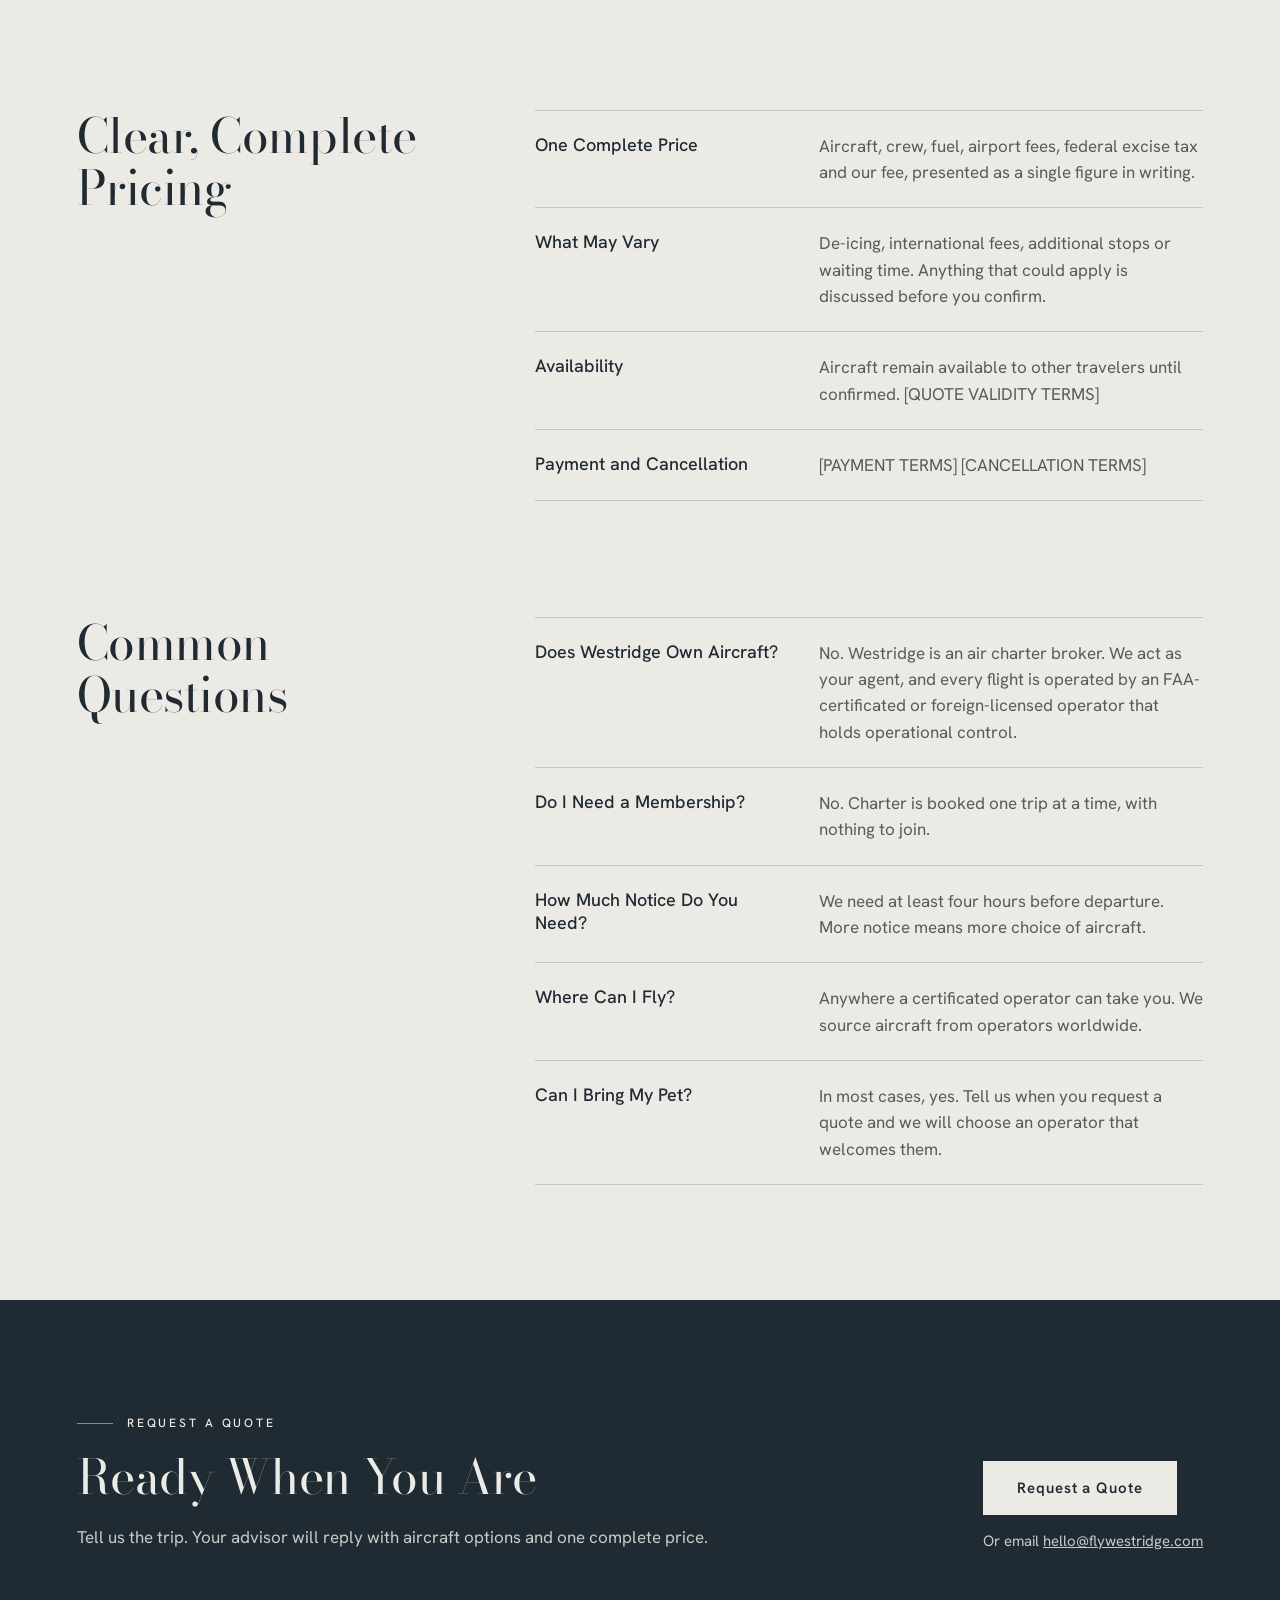
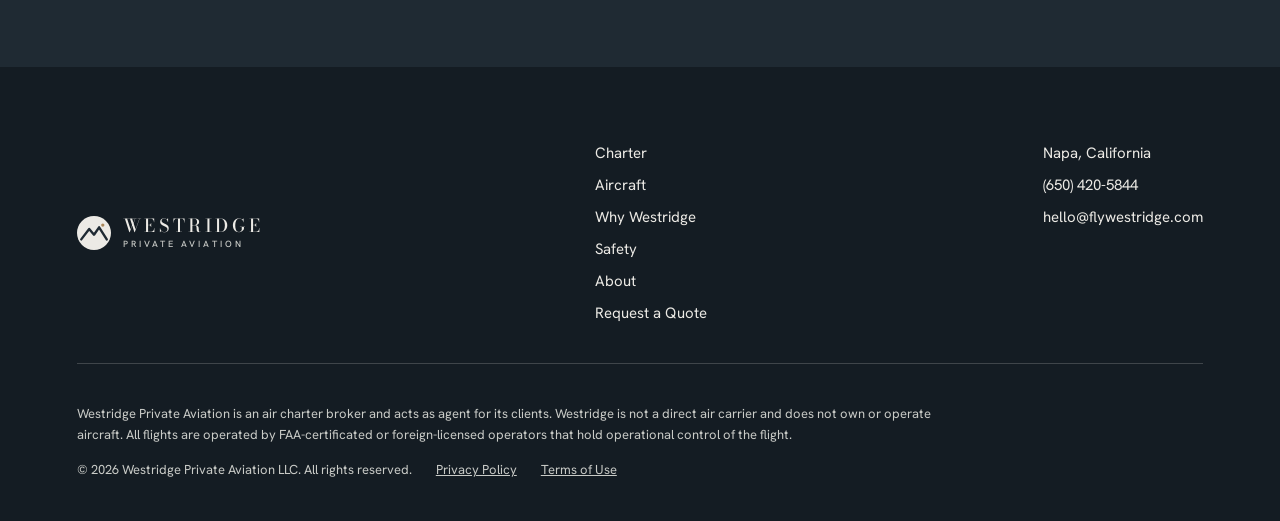
<file: on-demand-charter.html>
<!doctype html>
<html lang="en">
<head>
<meta charset="utf-8">
<meta name="viewport" content="width=device-width, initial-scale=1">
<title>On-Demand Charter | Westridge Private Aviation</title>
<meta name="description" content="Book one private flight at a time, with no membership and no commitment.">
<link rel="icon" href="assets/favicon.svg" type="image/svg+xml">
<script defer src="https://tinylytics.app/js/script.js" data-site="rXrvGGx392UiAE37sNF6"></script>
<link rel="preconnect" href="https://fonts.googleapis.com">
<link rel="preconnect" href="https://fonts.gstatic.com" crossorigin>
<link rel="stylesheet" href="https://fonts.googleapis.com/css2?family=Bodoni+Moda:ital,opsz,wght@0,6..96,400..700;1,6..96,400..700&amp;family=Hanken+Grotesk:wght@400;500;600&amp;display=swap">
<link rel="stylesheet" href="assets/site.css">
<script src="assets/site.js" defer></script>
</head>
<body>
<div style="container-type: inline-size; container-name: page; background: #ECEAE5; color: #1F2A33; font-family: 'Hanken Grotesk', 'Helvetica Neue', Arial, sans-serif; position: relative"><header style="position: relative; background: #ECEAE5; font-family: 'Hanken Grotesk', 'Helvetica Neue', Arial, sans-serif">
<div style="display: flex; align-items: center; justify-content: space-between; gap: 24px; padding: 22px clamp(24px, 6cqw, 96px)">
<a href="index.html" aria-label="Westridge Private Aviation, Home" style="text-decoration: none"><div style="display: flex; align-items: center; gap: 12px"><svg viewBox="0 0 24 24" width="34" height="34" role="img" aria-label="Westridge mark" style="display: block; flex: none"><circle cx="12" cy="12" r="12" fill="#1F2A33"></circle><path d="M3 16.5 L8.6 9.2 L12 13.2 L15.6 8 L21 16.5" fill="none" stroke="#ECEAE5" stroke-width="1.7" stroke-linejoin="round" stroke-linecap="round"></path><circle cx="18.2" cy="6.4" r="1.15" fill="#A9875A"></circle></svg><div style="display: flex; flex-direction: column; align-items: flex-start; gap: 5px"><div style="font-family: 'Bodoni Moda', Didot, 'Times New Roman', serif; font-weight: 500; font-size: 18px; line-height: 1; letter-spacing: 0.2em; margin-right: -0.2em; color: #1F2A33">WESTRIDGE</div><div style="font-family: 'Hanken Grotesk', 'Helvetica Neue', Arial, sans-serif; font-weight: 500; font-size: 9px; line-height: 1; letter-spacing: 0.34em; margin-right: -0.34em; text-transform: uppercase; color: #565C58">Private Aviation</div></div></div></a>
<nav class="w-nav" aria-label="Primary" style="align-items: center; gap: clamp(20px, 2.6cqw, 40px)"><a href="on-demand-charter.html" style="font-size: 14px; font-weight: 500; letter-spacing: 0.04em; color: #1F2A33; text-decoration: none; padding: 6px 0; border-bottom: 1px solid #A9875A">Charter</a><a href="aircraft.html" style="font-size: 14px; font-weight: 500; letter-spacing: 0.04em; color: #1F2A33; text-decoration: none; padding: 6px 0; border-bottom: 1px solid transparent">Aircraft</a><a href="why-westridge.html" style="font-size: 14px; font-weight: 500; letter-spacing: 0.04em; color: #1F2A33; text-decoration: none; padding: 6px 0; border-bottom: 1px solid transparent">Why Westridge</a><a href="safety.html" style="font-size: 14px; font-weight: 500; letter-spacing: 0.04em; color: #1F2A33; text-decoration: none; padding: 6px 0; border-bottom: 1px solid transparent">Safety</a><a href="about.html" style="font-size: 14px; font-weight: 500; letter-spacing: 0.04em; color: #1F2A33; text-decoration: none; padding: 6px 0; border-bottom: 1px solid transparent">About</a><a href="tel:+16504205844" style="font-size: 14px; font-weight: 500; letter-spacing: 0.04em; color: #1F2A33; white-space: nowrap; text-decoration: none">(650) 420-5844</a><a href="request-a-quote.html" style="display: inline-flex; align-items: center; min-height: 44px; padding: 0 22px; background: #1F2A33; color: #ECEAE5; font-size: 14px; font-weight: 600; letter-spacing: 0.06em; text-decoration: none">Request a Quote</a></nav>
<button class="w-menu" type="button" aria-label="Menu" aria-expanded="false" aria-controls="menu" onclick="var m=document.getElementById('menu');m.hidden=!m.hidden;this.setAttribute('aria-expanded',String(!m.hidden))" style="width: 44px; height: 44px; padding: 0; border: 0; background: transparent; align-items: center; justify-content: center; cursor: pointer"><svg viewBox="0 0 24 24" width="24" height="24" aria-hidden="true"><path d="M3 8h18M3 16h18" stroke="#1F2A33" stroke-width="1.5" fill="none"></path></svg></button>
</div>
<div id="menu" hidden>
<nav class="w-panel" aria-label="Menu" style="flex-direction: column; background: #1F2A33; padding: 8px clamp(24px, 6cqw, 96px) 28px"><a href="on-demand-charter.html" style="font-family: 'Bodoni Moda', Didot, 'Times New Roman', serif; font-size: 26px; color: #ECEAE5; text-decoration: none; padding: 12px 0; border-top: 1px solid rgba(236,234,229,0.2)">Charter</a><a href="aircraft.html" style="font-family: 'Bodoni Moda', Didot, 'Times New Roman', serif; font-size: 26px; color: #ECEAE5; text-decoration: none; padding: 12px 0; border-top: 1px solid rgba(236,234,229,0.2)">Aircraft</a><a href="why-westridge.html" style="font-family: 'Bodoni Moda', Didot, 'Times New Roman', serif; font-size: 26px; color: #ECEAE5; text-decoration: none; padding: 12px 0; border-top: 1px solid rgba(236,234,229,0.2)">Why Westridge</a><a href="safety.html" style="font-family: 'Bodoni Moda', Didot, 'Times New Roman', serif; font-size: 26px; color: #ECEAE5; text-decoration: none; padding: 12px 0; border-top: 1px solid rgba(236,234,229,0.2)">Safety</a><a href="about.html" style="font-family: 'Bodoni Moda', Didot, 'Times New Roman', serif; font-size: 26px; color: #ECEAE5; text-decoration: none; padding: 12px 0; border-top: 1px solid rgba(236,234,229,0.2)">About</a><div style="padding-top: 20px; border-top: 1px solid rgba(236,234,229,0.2)"><a href="request-a-quote.html" style="display: inline-flex; align-items: center; justify-content: center; box-sizing: border-box; min-height: 54px; padding: 0 34px; background: #ECEAE5; color: #1F2A33; font-family: 'Hanken Grotesk', 'Helvetica Neue', Arial, sans-serif; font-size: 15px; font-weight: 600; letter-spacing: 0.06em; text-decoration: none; width: 100%">Request a Quote</a></div></nav>
</div>
</header>
<section style="background: #ECEAE5; padding: clamp(40px, 6cqw, 88px) clamp(24px, 6cqw, 96px) clamp(48px, 7cqw, 96px)"><div style="max-width: 1200px; margin: 0 auto; display: flex; flex-direction: column; gap: clamp(36px, 5cqw, 64px)"><div style="display: flex; flex-wrap: wrap; gap: clamp(28px, 5cqw, 80px); align-items: center"><div style="flex: 3 1 440px; min-width: 0; display: flex; flex-direction: column; gap: 20px"><div style="display: flex; align-items: center; gap: 14px"><div style="width: 36px; height: 1px; background: #A9875A; flex: none"></div><div style="font-size: 12px; font-weight: 500; letter-spacing: 0.24em; text-transform: uppercase; color: #565C58">Charter</div></div><h1 style="margin: 0; font-family: 'Bodoni Moda', Didot, 'Times New Roman', serif; font-weight: 400; font-size: clamp(40px, 6.4cqw, 84px); line-height: 1.05; letter-spacing: -0.012em; color: #1F2A33; text-wrap: balance">On-Demand Charter</h1><p style="margin: 0; max-width: 640px; font-size: clamp(18px, 1.6cqw, 21px); line-height: 1.6; color: #1F2A33; text-wrap: pretty">The simplest way to fly private. Book one flight at a time, with no membership and no long-term commitment.</p><div><a href="request-a-quote.html" style="display: inline-flex; align-items: center; justify-content: center; box-sizing: border-box; min-height: 54px; padding: 0 34px; background: #1F2A33; color: #ECEAE5; font-family: 'Hanken Grotesk', 'Helvetica Neue', Arial, sans-serif; font-size: 15px; font-weight: 600; letter-spacing: 0.06em; text-decoration: none; ">Request a Quote</a></div></div><div style="flex: 2 1 300px; min-width: 0; display: flex; flex-direction: column; gap: 20px"><img loading="lazy" decoding="async" src="assets/img/j-cabin.jpg" alt="A private jet cabin with cream leather seats" style="display: block; width: 100%; aspect-ratio: 4 / 5;  object-fit: cover; object-position: 50% 55%"></div></div></div></section>
<section style="background: #ECEAE5; padding: 0px clamp(24px, 6cqw, 96px) clamp(64px, 9cqw, 128px)"><div style="max-width: 1200px; margin: 0 auto; display: flex; flex-direction: column; gap: clamp(36px, 5cqw, 64px)"><h2 style="margin: 0; font-family: 'Bodoni Moda', Didot, 'Times New Roman', serif; font-weight: 400; font-size: clamp(30px, 4cqw, 48px); line-height: 1.1; letter-spacing: -0.01em; color: #1F2A33; text-wrap: balance">What You Get With Every Charter</h2><div style="display: grid; grid-template-columns: repeat(auto-fit, minmax(min(230px, 100%), 1fr)); gap: clamp(32px, 4cqw, 56px)"><div style="display: flex; flex-direction: column; gap: 14px; padding-top: 24px; border-top: 1px solid rgba(31,42,51,0.18)"><div style="font-size: 13px; font-weight: 500; letter-spacing: 0.18em; color: #565C58">01</div><h3 style="margin: 0; font-family: 'Bodoni Moda', Didot, 'Times New Roman', serif; font-weight: 500; font-size: 26px; line-height: 1.2; color: #1F2A33">Competitive Pricing</h3><p style="margin: 0; max-width: 460px; font-size: 17px; line-height: 1.6; color: #565C58; text-wrap: pretty">We request quotes from operators worldwide and compare them to find the best value for your trip.</p></div><div style="display: flex; flex-direction: column; gap: 14px; padding-top: 24px; border-top: 1px solid rgba(31,42,51,0.18)"><div style="font-size: 13px; font-weight: 500; letter-spacing: 0.18em; color: #565C58">02</div><h3 style="margin: 0; font-family: 'Bodoni Moda', Didot, 'Times New Roman', serif; font-weight: 500; font-size: 26px; line-height: 1.2; color: #1F2A33">Aircraft Matched to the Trip</h3><p style="margin: 0; max-width: 460px; font-size: 17px; line-height: 1.6; color: #565C58; text-wrap: pretty">We match the cabin, range and budget to your itinerary, from a short hop to an ocean crossing.</p></div><div style="display: flex; flex-direction: column; gap: 14px; padding-top: 24px; border-top: 1px solid rgba(31,42,51,0.18)"><div style="font-size: 13px; font-weight: 500; letter-spacing: 0.18em; color: #565C58">03</div><h3 style="margin: 0; font-family: 'Bodoni Moda', Didot, 'Times New Roman', serif; font-weight: 500; font-size: 26px; line-height: 1.2; color: #1F2A33">One Dedicated Advisor</h3><p style="margin: 0; max-width: 460px; font-size: 17px; line-height: 1.6; color: #565C58; text-wrap: pretty">One person who knows your preferences and manages every trip, from quote to landing.</p></div><div style="display: flex; flex-direction: column; gap: 14px; padding-top: 24px; border-top: 1px solid rgba(31,42,51,0.18)"><div style="font-size: 13px; font-weight: 500; letter-spacing: 0.18em; color: #565C58">04</div><h3 style="margin: 0; font-family: 'Bodoni Moda', Didot, 'Times New Roman', serif; font-weight: 500; font-size: 26px; line-height: 1.2; color: #1F2A33">Support on Flight Day</h3><p style="margin: 0; max-width: 460px; font-size: 17px; line-height: 1.6; color: #565C58; text-wrap: pretty">Your advisor stays in touch with the operator and is a call away from departure to arrival.</p></div></div></div></section>
<section style="background: #ECEAE5; padding: 0px clamp(24px, 6cqw, 96px) clamp(64px, 9cqw, 128px)"><div style="max-width: 1200px; margin: 0 auto; display: flex; flex-direction: column; gap: clamp(36px, 5cqw, 64px)"><h2 style="margin: 0; font-family: 'Bodoni Moda', Didot, 'Times New Roman', serif; font-weight: 400; font-size: clamp(30px, 4cqw, 48px); line-height: 1.1; letter-spacing: -0.01em; color: #1F2A33; text-wrap: balance">How It Works</h2><div style="display: grid; grid-template-columns: repeat(auto-fit, minmax(min(230px, 100%), 1fr)); gap: clamp(32px, 4cqw, 56px)"><div style="display: flex; flex-direction: column; gap: 14px; padding-top: 24px; border-top: 1px solid rgba(31,42,51,0.18)"><div style="font-size: 13px; font-weight: 500; letter-spacing: 0.18em; color: #565C58">01</div><h3 style="margin: 0; font-family: 'Bodoni Moda', Didot, 'Times New Roman', serif; font-weight: 500; font-size: 26px; line-height: 1.2; color: #1F2A33">Tell Us the Trip</h3><p style="margin: 0; max-width: 460px; font-size: 17px; line-height: 1.6; color: #565C58; text-wrap: pretty">Share your route, dates and passengers, plus anything that matters: pets, luggage, timing, ground transport.</p></div><div style="display: flex; flex-direction: column; gap: 14px; padding-top: 24px; border-top: 1px solid rgba(31,42,51,0.18)"><div style="font-size: 13px; font-weight: 500; letter-spacing: 0.18em; color: #565C58">02</div><h3 style="margin: 0; font-family: 'Bodoni Moda', Didot, 'Times New Roman', serif; font-weight: 500; font-size: 26px; line-height: 1.2; color: #1F2A33">Review Your Options</h3><p style="margin: 0; max-width: 460px; font-size: 17px; line-height: 1.6; color: #565C58; text-wrap: pretty">We request quotes from certificated operators worldwide and send a short list, each with one complete price.</p></div><div style="display: flex; flex-direction: column; gap: 14px; padding-top: 24px; border-top: 1px solid rgba(31,42,51,0.18)"><div style="font-size: 13px; font-weight: 500; letter-spacing: 0.18em; color: #565C58">03</div><h3 style="margin: 0; font-family: 'Bodoni Moda', Didot, 'Times New Roman', serif; font-weight: 500; font-size: 26px; line-height: 1.2; color: #1F2A33">Confirm</h3><p style="margin: 0; max-width: 460px; font-size: 17px; line-height: 1.6; color: #565C58; text-wrap: pretty">Choose your aircraft. Your charter agreement names the operator and the aircraft before you sign.</p></div><div style="display: flex; flex-direction: column; gap: 14px; padding-top: 24px; border-top: 1px solid rgba(31,42,51,0.18)"><div style="font-size: 13px; font-weight: 500; letter-spacing: 0.18em; color: #565C58">04</div><h3 style="margin: 0; font-family: 'Bodoni Moda', Didot, 'Times New Roman', serif; font-weight: 500; font-size: 26px; line-height: 1.2; color: #1F2A33">Fly</h3><p style="margin: 0; max-width: 460px; font-size: 17px; line-height: 1.6; color: #565C58; text-wrap: pretty">Arrive minutes before departure and step aboard. Your advisor stays on call until you land.</p></div></div></div></section>
<section style="background: #ECEAE5; padding: 0px clamp(24px, 6cqw, 96px) clamp(64px, 9cqw, 128px)"><div style="max-width: 1200px; margin: 0 auto; display: flex; flex-direction: column; gap: clamp(36px, 5cqw, 64px)"><div style="display: flex; flex-wrap: wrap; gap: clamp(28px, 5cqw, 80px); align-items: flex-start"><div style="flex: 1 1 300px; min-width: 0; display: flex; flex-direction: column; gap: 20px"><h2 style="margin: 0; font-family: 'Bodoni Moda', Didot, 'Times New Roman', serif; font-weight: 400; font-size: clamp(30px, 4cqw, 48px); line-height: 1.1; letter-spacing: -0.01em; color: #1F2A33; text-wrap: balance">Clear, Complete Pricing</h2></div><div style="flex: 2 1 480px; min-width: 0; display: flex; flex-direction: column; gap: 20px"><div style="display: flex; flex-direction: column"><div style="display: flex; flex-wrap: wrap; gap: 8px 32px; padding: 22px 0; border-top: 1px solid rgba(31,42,51,0.18)"><div style="flex: 1 1 220px; min-width: 0; font-size: 18px; font-weight: 500; color: #1F2A33">One Complete Price</div><div style="flex: 2 1 320px; min-width: 0; font-size: 17px; line-height: 1.55; color: #565C58">Aircraft, crew, fuel, airport fees, federal excise tax and our fee, presented as a single figure in writing.</div></div><div style="display: flex; flex-wrap: wrap; gap: 8px 32px; padding: 22px 0; border-top: 1px solid rgba(31,42,51,0.18)"><div style="flex: 1 1 220px; min-width: 0; font-size: 18px; font-weight: 500; color: #1F2A33">What May Vary</div><div style="flex: 2 1 320px; min-width: 0; font-size: 17px; line-height: 1.55; color: #565C58">De-icing, international fees, additional stops or waiting time. Anything that could apply is discussed before you confirm.</div></div><div style="display: flex; flex-wrap: wrap; gap: 8px 32px; padding: 22px 0; border-top: 1px solid rgba(31,42,51,0.18)"><div style="flex: 1 1 220px; min-width: 0; font-size: 18px; font-weight: 500; color: #1F2A33">Availability</div><div style="flex: 2 1 320px; min-width: 0; font-size: 17px; line-height: 1.55; color: #565C58">Aircraft remain available to other travelers until confirmed. [QUOTE VALIDITY TERMS]</div></div><div style="display: flex; flex-wrap: wrap; gap: 8px 32px; padding: 22px 0; border-top: 1px solid rgba(31,42,51,0.18)"><div style="flex: 1 1 220px; min-width: 0; font-size: 18px; font-weight: 500; color: #1F2A33">Payment and Cancellation</div><div style="flex: 2 1 320px; min-width: 0; font-size: 17px; line-height: 1.55; color: #565C58">[PAYMENT TERMS] [CANCELLATION TERMS]</div></div><div style="border-top: 1px solid rgba(31,42,51,0.18)"></div></div></div></div></div></section>
<section style="background: #ECEAE5; padding: 0px clamp(24px, 6cqw, 96px) clamp(64px, 9cqw, 128px)"><div style="max-width: 1200px; margin: 0 auto; display: flex; flex-direction: column; gap: clamp(36px, 5cqw, 64px)"><div style="display: flex; flex-wrap: wrap; gap: clamp(28px, 5cqw, 80px); align-items: flex-start"><div style="flex: 1 1 300px; min-width: 0; display: flex; flex-direction: column; gap: 20px"><h2 style="margin: 0; font-family: 'Bodoni Moda', Didot, 'Times New Roman', serif; font-weight: 400; font-size: clamp(30px, 4cqw, 48px); line-height: 1.1; letter-spacing: -0.01em; color: #1F2A33; text-wrap: balance">Common Questions</h2></div><div style="flex: 2 1 480px; min-width: 0; display: flex; flex-direction: column; gap: 20px"><div style="display: flex; flex-direction: column"><div style="display: flex; flex-wrap: wrap; gap: 8px 32px; padding: 22px 0; border-top: 1px solid rgba(31,42,51,0.18)"><div style="flex: 1 1 220px; min-width: 0; font-size: 18px; font-weight: 500; color: #1F2A33">Does Westridge Own Aircraft?</div><div style="flex: 2 1 320px; min-width: 0; font-size: 17px; line-height: 1.55; color: #565C58">No. Westridge is an air charter broker. We act as your agent, and every flight is operated by an FAA-certificated or foreign-licensed operator that holds operational control.</div></div><div style="display: flex; flex-wrap: wrap; gap: 8px 32px; padding: 22px 0; border-top: 1px solid rgba(31,42,51,0.18)"><div style="flex: 1 1 220px; min-width: 0; font-size: 18px; font-weight: 500; color: #1F2A33">Do I Need a Membership?</div><div style="flex: 2 1 320px; min-width: 0; font-size: 17px; line-height: 1.55; color: #565C58">No. Charter is booked one trip at a time, with nothing to join.</div></div><div style="display: flex; flex-wrap: wrap; gap: 8px 32px; padding: 22px 0; border-top: 1px solid rgba(31,42,51,0.18)"><div style="flex: 1 1 220px; min-width: 0; font-size: 18px; font-weight: 500; color: #1F2A33">How Much Notice Do You Need?</div><div style="flex: 2 1 320px; min-width: 0; font-size: 17px; line-height: 1.55; color: #565C58">We need at least four hours before departure. More notice means more choice of aircraft.</div></div><div style="display: flex; flex-wrap: wrap; gap: 8px 32px; padding: 22px 0; border-top: 1px solid rgba(31,42,51,0.18)"><div style="flex: 1 1 220px; min-width: 0; font-size: 18px; font-weight: 500; color: #1F2A33">Where Can I Fly?</div><div style="flex: 2 1 320px; min-width: 0; font-size: 17px; line-height: 1.55; color: #565C58">Anywhere a certificated operator can take you. We source aircraft from operators worldwide.</div></div><div style="display: flex; flex-wrap: wrap; gap: 8px 32px; padding: 22px 0; border-top: 1px solid rgba(31,42,51,0.18)"><div style="flex: 1 1 220px; min-width: 0; font-size: 18px; font-weight: 500; color: #1F2A33">Can I Bring My Pet?</div><div style="flex: 2 1 320px; min-width: 0; font-size: 17px; line-height: 1.55; color: #565C58">In most cases, yes. Tell us when you request a quote and we will choose an operator that welcomes them.</div></div><div style="border-top: 1px solid rgba(31,42,51,0.18)"></div></div></div></div></div></section>
<section style="background: #1F2A33; padding: clamp(64px, 9cqw, 120px) clamp(24px, 6cqw, 96px)">
<div style="max-width: 1200px; margin: 0 auto; display: flex; flex-wrap: wrap; align-items: flex-end; justify-content: space-between; gap: 36px">
<div style="display: flex; flex-direction: column; gap: 20px; flex: 1 1 420px; min-width: 0"><div style="display: flex; align-items: center; gap: 14px"><div style="width: 36px; height: 1px; background: #A9875A; flex: none"></div><div style="font-size: 12px; font-weight: 500; letter-spacing: 0.24em; text-transform: uppercase; color: #ECEAE5">Request a Quote</div></div><h2 style="margin: 0; font-family: 'Bodoni Moda', Didot, 'Times New Roman', serif; font-weight: 400; font-size: clamp(30px, 4cqw, 48px); line-height: 1.1; letter-spacing: -0.01em; color: #ECEAE5; text-wrap: balance">Ready When You Are</h2><p style="margin: 0; max-width: 640px; font-size: 17px; line-height: 1.6; color: #C9CBC7; text-wrap: pretty">Tell us the trip. Your advisor will reply with aircraft options and one complete price.</p></div>
<div style="display: flex; flex-direction: column; gap: 16px; align-items: flex-start"><a href="request-a-quote.html" style="display: inline-flex; align-items: center; justify-content: center; box-sizing: border-box; min-height: 54px; padding: 0 34px; background: #ECEAE5; color: #1F2A33; font-family: 'Hanken Grotesk', 'Helvetica Neue', Arial, sans-serif; font-size: 15px; font-weight: 600; letter-spacing: 0.06em; text-decoration: none; ">Request a Quote</a><div style="font-size: 15px; color: #C9CBC7">Or email <a href="mailto:hello@flywestridge.com" style="color: #C9CBC7">hello@flywestridge.com</a></div></div>
</div>
</section><footer style="background: #141C23; padding: clamp(48px, 6cqw, 80px) clamp(24px, 6cqw, 96px) 40px; font-family: 'Hanken Grotesk', 'Helvetica Neue', Arial, sans-serif">
<div style="max-width: 1200px; margin: 0 auto; display: flex; flex-direction: column; gap: 40px">
<div style="display: flex; flex-wrap: wrap; justify-content: space-between; gap: 40px">
<div style="display: flex; align-items: center; gap: 12px"><svg viewBox="0 0 24 24" width="34" height="34" role="img" aria-label="Westridge mark" style="display: block; flex: none"><circle cx="12" cy="12" r="12" fill="#ECEAE5"></circle><path d="M3 16.5 L8.6 9.2 L12 13.2 L15.6 8 L21 16.5" fill="none" stroke="#1F2A33" stroke-width="1.7" stroke-linejoin="round" stroke-linecap="round"></path><circle cx="18.2" cy="6.4" r="1.15" fill="#A9875A"></circle></svg><div style="display: flex; flex-direction: column; align-items: flex-start; gap: 5px"><div style="font-family: 'Bodoni Moda', Didot, 'Times New Roman', serif; font-weight: 500; font-size: 18px; line-height: 1; letter-spacing: 0.2em; margin-right: -0.2em; color: #ECEAE5">WESTRIDGE</div><div style="font-family: 'Hanken Grotesk', 'Helvetica Neue', Arial, sans-serif; font-weight: 500; font-size: 9px; line-height: 1; letter-spacing: 0.34em; margin-right: -0.34em; text-transform: uppercase; color: #C9CBC7">Private Aviation</div></div></div>
<nav aria-label="Footer" style="display: flex; flex-direction: column; gap: 12px"><a href="on-demand-charter.html" style="font-size: 15px; color: #ECEAE5; text-decoration: none">Charter</a><a href="aircraft.html" style="font-size: 15px; color: #ECEAE5; text-decoration: none">Aircraft</a><a href="why-westridge.html" style="font-size: 15px; color: #ECEAE5; text-decoration: none">Why Westridge</a><a href="safety.html" style="font-size: 15px; color: #ECEAE5; text-decoration: none">Safety</a><a href="about.html" style="font-size: 15px; color: #ECEAE5; text-decoration: none">About</a><a href="request-a-quote.html" style="font-size: 15px; color: #ECEAE5; text-decoration: none">Request a Quote</a></nav>
<div style="display: flex; flex-direction: column; gap: 12px; font-size: 15px; color: #ECEAE5"><div>Napa, California</div><a href="tel:+16504205844" style="color: #ECEAE5; text-decoration: none">(650) 420-5844</a><a href="mailto:hello@flywestridge.com" style="color: #ECEAE5; text-decoration: none">hello@flywestridge.com</a></div>
</div>
<div style="height: 1px; background: rgba(236,234,229,0.2)"></div>
<div style="display: flex; flex-direction: column; gap: 14px; font-size: 13px; line-height: 1.6; color: #C9CBC7; max-width: 860px">
<p style="margin: 0">Westridge Private Aviation is an air charter broker and acts as agent for its clients. Westridge is not a direct air carrier and does not own or operate aircraft. All flights are operated by FAA-certificated or foreign-licensed operators that hold operational control of the flight.</p>
<div style="display: flex; flex-wrap: wrap; gap: 8px 24px"><span>© 2026 Westridge Private Aviation LLC. All rights reserved.</span><a href="privacy.html" style="color: #C9CBC7">Privacy Policy</a><a href="terms.html" style="color: #C9CBC7">Terms of Use</a></div>
</div>
</div>
</footer></div>
</body>
</html>
</file>
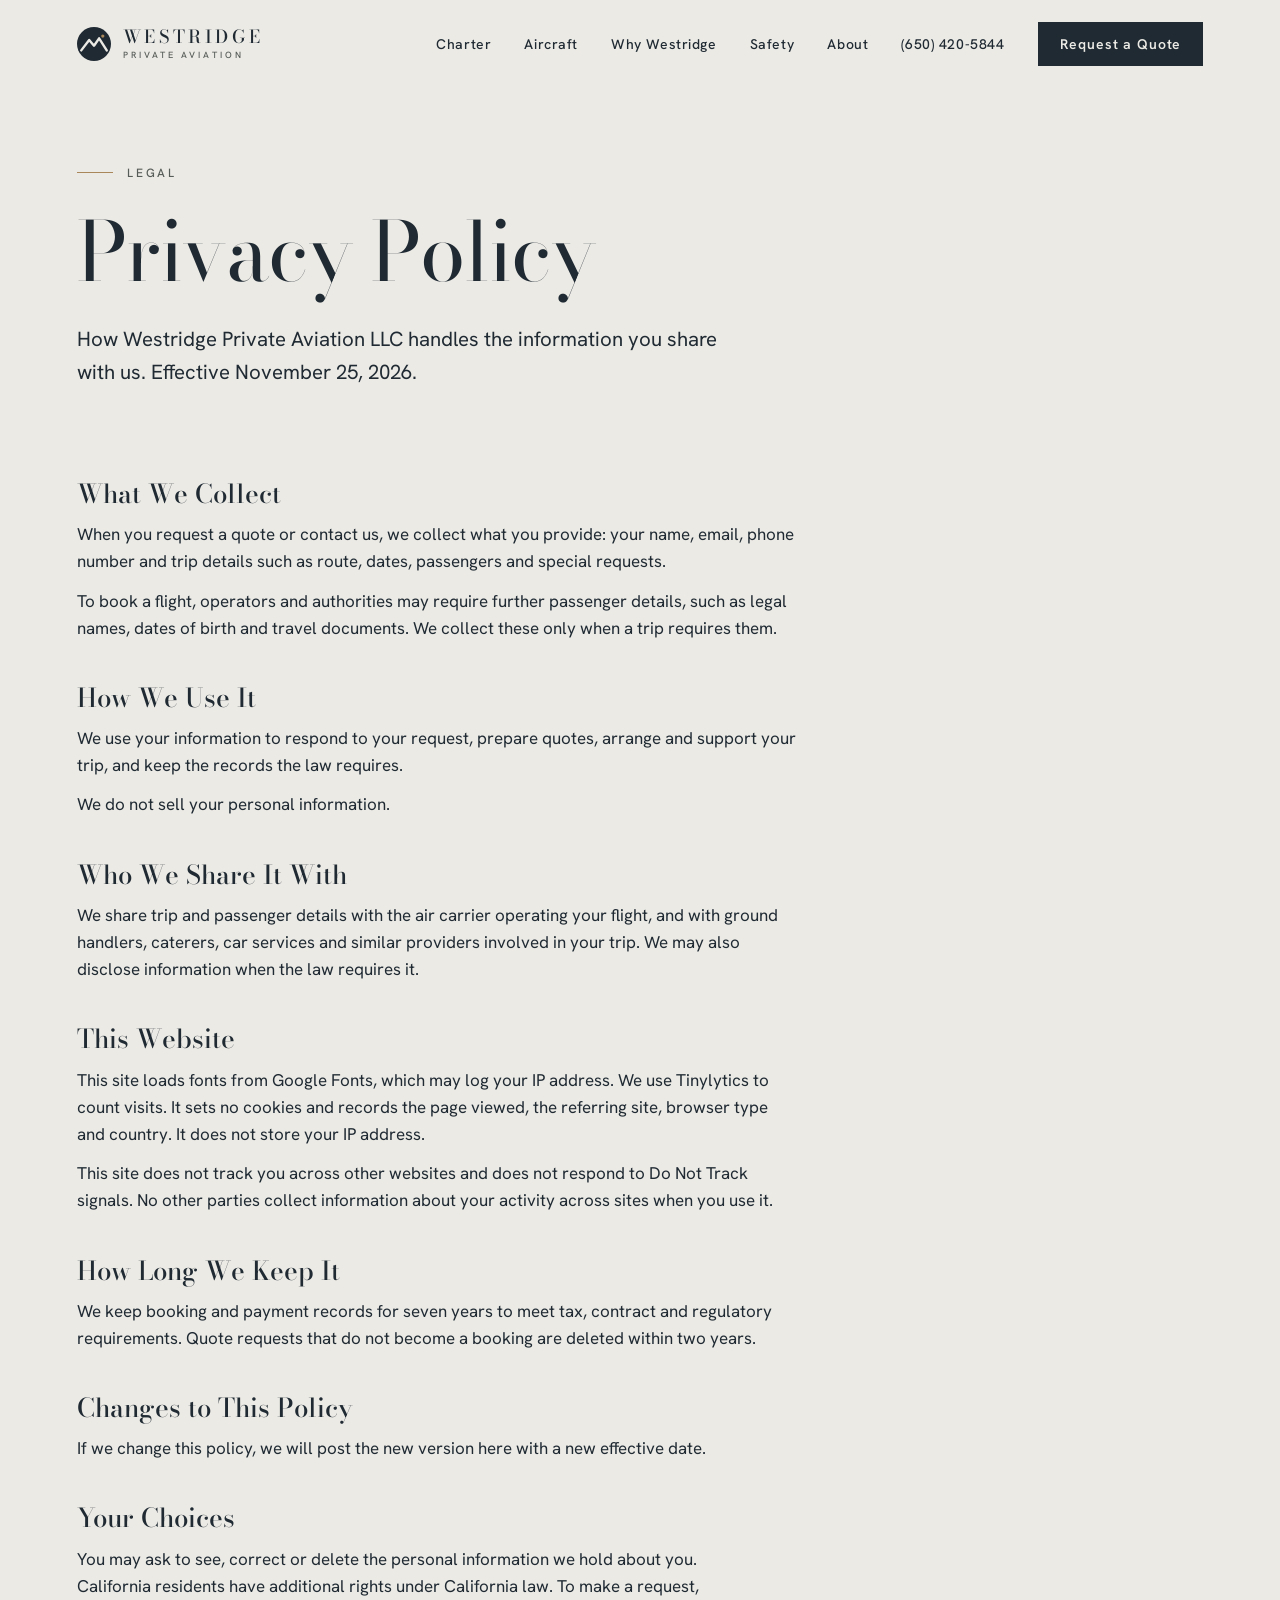
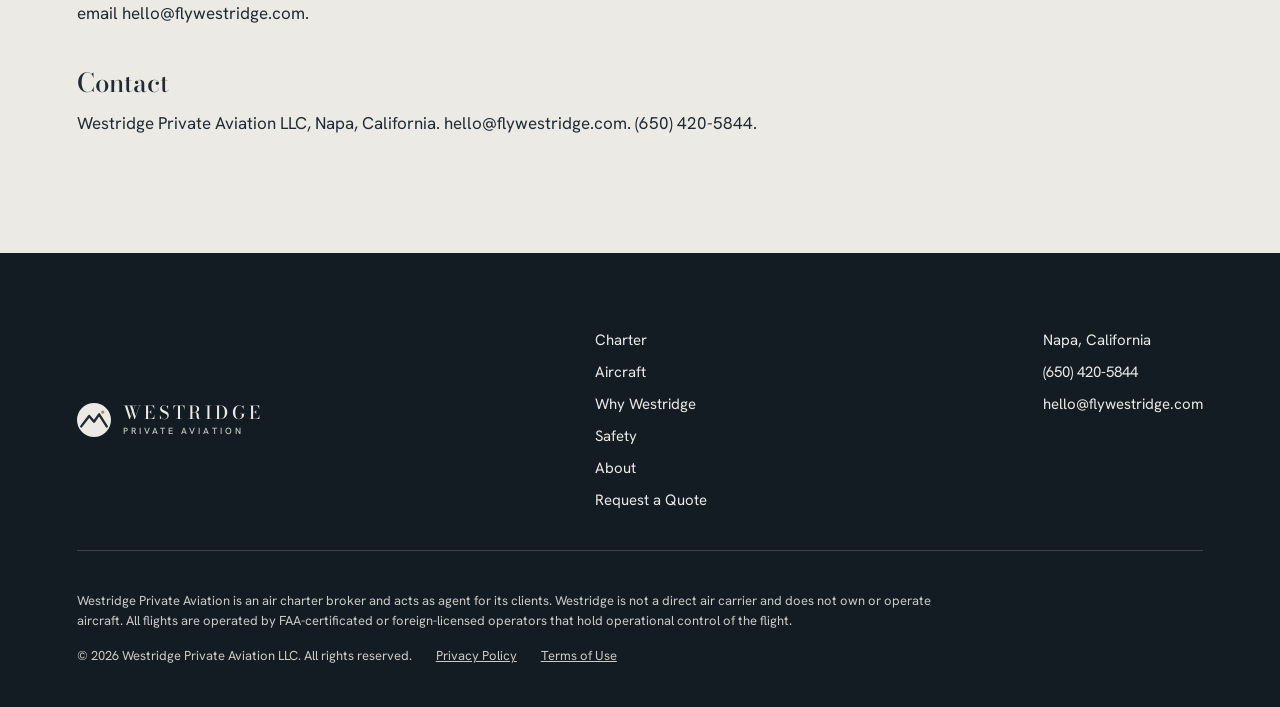
<file: privacy.html>
<!doctype html>
<html lang="en">
<head>
<meta charset="utf-8">
<meta name="viewport" content="width=device-width, initial-scale=1">
<title>Privacy Policy | Westridge Private Aviation</title>
<meta name="description" content="How Westridge Private Aviation LLC handles the information you share with us.">
<link rel="icon" href="assets/favicon.svg" type="image/svg+xml">
<script defer src="https://tinylytics.app/js/script.js" data-site="rXrvGGx392UiAE37sNF6"></script>
<link rel="preconnect" href="https://fonts.googleapis.com">
<link rel="preconnect" href="https://fonts.gstatic.com" crossorigin>
<link rel="stylesheet" href="https://fonts.googleapis.com/css2?family=Bodoni+Moda:ital,opsz,wght@0,6..96,400..700;1,6..96,400..700&amp;family=Hanken+Grotesk:wght@400;500;600&amp;display=swap">
<link rel="stylesheet" href="assets/site.css">
<script src="assets/site.js" defer></script>
</head>
<body>
<div style="container-type: inline-size; container-name: page; background: #ECEAE5; color: #1F2A33; font-family: 'Hanken Grotesk', 'Helvetica Neue', Arial, sans-serif; position: relative"><header style="position: relative; background: #ECEAE5; font-family: 'Hanken Grotesk', 'Helvetica Neue', Arial, sans-serif">
<div style="display: flex; align-items: center; justify-content: space-between; gap: 24px; padding: 22px clamp(24px, 6cqw, 96px)">
<a href="index.html" aria-label="Westridge Private Aviation, Home" style="text-decoration: none"><div style="display: flex; align-items: center; gap: 12px"><svg viewBox="0 0 24 24" width="34" height="34" role="img" aria-label="Westridge mark" style="display: block; flex: none"><circle cx="12" cy="12" r="12" fill="#1F2A33"></circle><path d="M3 16.5 L8.6 9.2 L12 13.2 L15.6 8 L21 16.5" fill="none" stroke="#ECEAE5" stroke-width="1.7" stroke-linejoin="round" stroke-linecap="round"></path><circle cx="18.2" cy="6.4" r="1.15" fill="#A9875A"></circle></svg><div style="display: flex; flex-direction: column; align-items: flex-start; gap: 5px"><div style="font-family: 'Bodoni Moda', Didot, 'Times New Roman', serif; font-weight: 500; font-size: 18px; line-height: 1; letter-spacing: 0.2em; margin-right: -0.2em; color: #1F2A33">WESTRIDGE</div><div style="font-family: 'Hanken Grotesk', 'Helvetica Neue', Arial, sans-serif; font-weight: 500; font-size: 9px; line-height: 1; letter-spacing: 0.34em; margin-right: -0.34em; text-transform: uppercase; color: #565C58">Private Aviation</div></div></div></a>
<nav class="w-nav" aria-label="Primary" style="align-items: center; gap: clamp(20px, 2.6cqw, 40px)"><a href="on-demand-charter.html" style="font-size: 14px; font-weight: 500; letter-spacing: 0.04em; color: #1F2A33; text-decoration: none; padding: 6px 0; border-bottom: 1px solid transparent">Charter</a><a href="aircraft.html" style="font-size: 14px; font-weight: 500; letter-spacing: 0.04em; color: #1F2A33; text-decoration: none; padding: 6px 0; border-bottom: 1px solid transparent">Aircraft</a><a href="why-westridge.html" style="font-size: 14px; font-weight: 500; letter-spacing: 0.04em; color: #1F2A33; text-decoration: none; padding: 6px 0; border-bottom: 1px solid transparent">Why Westridge</a><a href="safety.html" style="font-size: 14px; font-weight: 500; letter-spacing: 0.04em; color: #1F2A33; text-decoration: none; padding: 6px 0; border-bottom: 1px solid transparent">Safety</a><a href="about.html" style="font-size: 14px; font-weight: 500; letter-spacing: 0.04em; color: #1F2A33; text-decoration: none; padding: 6px 0; border-bottom: 1px solid transparent">About</a><a href="tel:+16504205844" style="font-size: 14px; font-weight: 500; letter-spacing: 0.04em; color: #1F2A33; white-space: nowrap; text-decoration: none">(650) 420-5844</a><a href="request-a-quote.html" style="display: inline-flex; align-items: center; min-height: 44px; padding: 0 22px; background: #1F2A33; color: #ECEAE5; font-size: 14px; font-weight: 600; letter-spacing: 0.06em; text-decoration: none">Request a Quote</a></nav>
<button class="w-menu" type="button" aria-label="Menu" aria-expanded="false" aria-controls="menu" onclick="var m=document.getElementById('menu');m.hidden=!m.hidden;this.setAttribute('aria-expanded',String(!m.hidden))" style="width: 44px; height: 44px; padding: 0; border: 0; background: transparent; align-items: center; justify-content: center; cursor: pointer"><svg viewBox="0 0 24 24" width="24" height="24" aria-hidden="true"><path d="M3 8h18M3 16h18" stroke="#1F2A33" stroke-width="1.5" fill="none"></path></svg></button>
</div>
<div id="menu" hidden>
<nav class="w-panel" aria-label="Menu" style="flex-direction: column; background: #1F2A33; padding: 8px clamp(24px, 6cqw, 96px) 28px"><a href="on-demand-charter.html" style="font-family: 'Bodoni Moda', Didot, 'Times New Roman', serif; font-size: 26px; color: #ECEAE5; text-decoration: none; padding: 12px 0; border-top: 1px solid rgba(236,234,229,0.2)">Charter</a><a href="aircraft.html" style="font-family: 'Bodoni Moda', Didot, 'Times New Roman', serif; font-size: 26px; color: #ECEAE5; text-decoration: none; padding: 12px 0; border-top: 1px solid rgba(236,234,229,0.2)">Aircraft</a><a href="why-westridge.html" style="font-family: 'Bodoni Moda', Didot, 'Times New Roman', serif; font-size: 26px; color: #ECEAE5; text-decoration: none; padding: 12px 0; border-top: 1px solid rgba(236,234,229,0.2)">Why Westridge</a><a href="safety.html" style="font-family: 'Bodoni Moda', Didot, 'Times New Roman', serif; font-size: 26px; color: #ECEAE5; text-decoration: none; padding: 12px 0; border-top: 1px solid rgba(236,234,229,0.2)">Safety</a><a href="about.html" style="font-family: 'Bodoni Moda', Didot, 'Times New Roman', serif; font-size: 26px; color: #ECEAE5; text-decoration: none; padding: 12px 0; border-top: 1px solid rgba(236,234,229,0.2)">About</a><div style="padding-top: 20px; border-top: 1px solid rgba(236,234,229,0.2)"><a href="request-a-quote.html" style="display: inline-flex; align-items: center; justify-content: center; box-sizing: border-box; min-height: 54px; padding: 0 34px; background: #ECEAE5; color: #1F2A33; font-family: 'Hanken Grotesk', 'Helvetica Neue', Arial, sans-serif; font-size: 15px; font-weight: 600; letter-spacing: 0.06em; text-decoration: none; width: 100%">Request a Quote</a></div></nav>
</div>
</header>
<section style="background: #ECEAE5; padding: clamp(40px, 6cqw, 88px) clamp(24px, 6cqw, 96px) clamp(48px, 7cqw, 96px)"><div style="max-width: 1200px; margin: 0 auto; display: flex; flex-direction: column; gap: clamp(36px, 5cqw, 64px)"><div style="display: flex; flex-direction: column; gap: 28px"><div style="display: flex; align-items: center; gap: 14px"><div style="width: 36px; height: 1px; background: #A9875A; flex: none"></div><div style="font-size: 12px; font-weight: 500; letter-spacing: 0.24em; text-transform: uppercase; color: #565C58">Legal</div></div><h1 style="margin: 0; font-family: 'Bodoni Moda', Didot, 'Times New Roman', serif; font-weight: 400; font-size: clamp(40px, 6.4cqw, 84px); line-height: 1.05; letter-spacing: -0.012em; color: #1F2A33; text-wrap: balance">Privacy Policy</h1><p style="margin: 0; max-width: 640px; font-size: clamp(18px, 1.6cqw, 21px); line-height: 1.6; color: #1F2A33; text-wrap: pretty">How Westridge Private Aviation LLC handles the information you share with us. Effective November 25, 2026.</p></div></div></section>
<section style="background: #ECEAE5; padding: 0px clamp(24px, 6cqw, 96px) clamp(64px, 9cqw, 128px)"><div style="max-width: 1200px; margin: 0 auto; display: flex; flex-direction: column; gap: clamp(36px, 5cqw, 64px)"><div style="display: flex; flex-direction: column; gap: 40px"><div style="display: flex; flex-direction: column; gap: 12px"><h3 style="margin: 0; font-family: 'Bodoni Moda', Didot, 'Times New Roman', serif; font-weight: 500; font-size: 26px; line-height: 1.2; color: #1F2A33">What We Collect</h3><p style="margin: 0; max-width: 720px; font-size: 17px; line-height: 1.6; color: #1F2A33; text-wrap: pretty">When you request a quote or contact us, we collect what you provide: your name, email, phone number and trip details such as route, dates, passengers and special requests.</p><p style="margin: 0; max-width: 720px; font-size: 17px; line-height: 1.6; color: #1F2A33; text-wrap: pretty">To book a flight, operators and authorities may require further passenger details, such as legal names, dates of birth and travel documents. We collect these only when a trip requires them.</p></div><div style="display: flex; flex-direction: column; gap: 12px"><h3 style="margin: 0; font-family: 'Bodoni Moda', Didot, 'Times New Roman', serif; font-weight: 500; font-size: 26px; line-height: 1.2; color: #1F2A33">How We Use It</h3><p style="margin: 0; max-width: 720px; font-size: 17px; line-height: 1.6; color: #1F2A33; text-wrap: pretty">We use your information to respond to your request, prepare quotes, arrange and support your trip, and keep the records the law requires.</p><p style="margin: 0; max-width: 720px; font-size: 17px; line-height: 1.6; color: #1F2A33; text-wrap: pretty">We do not sell your personal information.</p></div><div style="display: flex; flex-direction: column; gap: 12px"><h3 style="margin: 0; font-family: 'Bodoni Moda', Didot, 'Times New Roman', serif; font-weight: 500; font-size: 26px; line-height: 1.2; color: #1F2A33">Who We Share It With</h3><p style="margin: 0; max-width: 720px; font-size: 17px; line-height: 1.6; color: #1F2A33; text-wrap: pretty">We share trip and passenger details with the air carrier operating your flight, and with ground handlers, caterers, car services and similar providers involved in your trip. We may also disclose information when the law requires it.</p></div><div style="display: flex; flex-direction: column; gap: 12px"><h3 style="margin: 0; font-family: 'Bodoni Moda', Didot, 'Times New Roman', serif; font-weight: 500; font-size: 26px; line-height: 1.2; color: #1F2A33">This Website</h3><p style="margin: 0; max-width: 720px; font-size: 17px; line-height: 1.6; color: #1F2A33; text-wrap: pretty">This site loads fonts from Google Fonts, which may log your IP address. We use Tinylytics to count visits. It sets no cookies and records the page viewed, the referring site, browser type and country. It does not store your IP address.</p><p style="margin: 0; max-width: 720px; font-size: 17px; line-height: 1.6; color: #1F2A33; text-wrap: pretty">This site does not track you across other websites and does not respond to Do Not Track signals. No other parties collect information about your activity across sites when you use it.</p></div><div style="display: flex; flex-direction: column; gap: 12px"><h3 style="margin: 0; font-family: 'Bodoni Moda', Didot, 'Times New Roman', serif; font-weight: 500; font-size: 26px; line-height: 1.2; color: #1F2A33">How Long We Keep It</h3><p style="margin: 0; max-width: 720px; font-size: 17px; line-height: 1.6; color: #1F2A33; text-wrap: pretty">We keep booking and payment records for seven years to meet tax, contract and regulatory requirements. Quote requests that do not become a booking are deleted within two years.</p></div><div style="display: flex; flex-direction: column; gap: 12px"><h3 style="margin: 0; font-family: 'Bodoni Moda', Didot, 'Times New Roman', serif; font-weight: 500; font-size: 26px; line-height: 1.2; color: #1F2A33">Changes to This Policy</h3><p style="margin: 0; max-width: 720px; font-size: 17px; line-height: 1.6; color: #1F2A33; text-wrap: pretty">If we change this policy, we will post the new version here with a new effective date.</p></div><div style="display: flex; flex-direction: column; gap: 12px"><h3 style="margin: 0; font-family: 'Bodoni Moda', Didot, 'Times New Roman', serif; font-weight: 500; font-size: 26px; line-height: 1.2; color: #1F2A33">Your Choices</h3><p style="margin: 0; max-width: 720px; font-size: 17px; line-height: 1.6; color: #1F2A33; text-wrap: pretty">You may ask to see, correct or delete the personal information we hold about you. California residents have additional rights under California law. To make a request, email hello@flywestridge.com.</p></div><div style="display: flex; flex-direction: column; gap: 12px"><h3 style="margin: 0; font-family: 'Bodoni Moda', Didot, 'Times New Roman', serif; font-weight: 500; font-size: 26px; line-height: 1.2; color: #1F2A33">Contact</h3><p style="margin: 0; max-width: 720px; font-size: 17px; line-height: 1.6; color: #1F2A33; text-wrap: pretty">Westridge Private Aviation LLC, Napa, California. hello@flywestridge.com. (650) 420-5844.</p></div></div></div></section>
<footer style="background: #141C23; padding: clamp(48px, 6cqw, 80px) clamp(24px, 6cqw, 96px) 40px; font-family: 'Hanken Grotesk', 'Helvetica Neue', Arial, sans-serif">
<div style="max-width: 1200px; margin: 0 auto; display: flex; flex-direction: column; gap: 40px">
<div style="display: flex; flex-wrap: wrap; justify-content: space-between; gap: 40px">
<div style="display: flex; align-items: center; gap: 12px"><svg viewBox="0 0 24 24" width="34" height="34" role="img" aria-label="Westridge mark" style="display: block; flex: none"><circle cx="12" cy="12" r="12" fill="#ECEAE5"></circle><path d="M3 16.5 L8.6 9.2 L12 13.2 L15.6 8 L21 16.5" fill="none" stroke="#1F2A33" stroke-width="1.7" stroke-linejoin="round" stroke-linecap="round"></path><circle cx="18.2" cy="6.4" r="1.15" fill="#A9875A"></circle></svg><div style="display: flex; flex-direction: column; align-items: flex-start; gap: 5px"><div style="font-family: 'Bodoni Moda', Didot, 'Times New Roman', serif; font-weight: 500; font-size: 18px; line-height: 1; letter-spacing: 0.2em; margin-right: -0.2em; color: #ECEAE5">WESTRIDGE</div><div style="font-family: 'Hanken Grotesk', 'Helvetica Neue', Arial, sans-serif; font-weight: 500; font-size: 9px; line-height: 1; letter-spacing: 0.34em; margin-right: -0.34em; text-transform: uppercase; color: #C9CBC7">Private Aviation</div></div></div>
<nav aria-label="Footer" style="display: flex; flex-direction: column; gap: 12px"><a href="on-demand-charter.html" style="font-size: 15px; color: #ECEAE5; text-decoration: none">Charter</a><a href="aircraft.html" style="font-size: 15px; color: #ECEAE5; text-decoration: none">Aircraft</a><a href="why-westridge.html" style="font-size: 15px; color: #ECEAE5; text-decoration: none">Why Westridge</a><a href="safety.html" style="font-size: 15px; color: #ECEAE5; text-decoration: none">Safety</a><a href="about.html" style="font-size: 15px; color: #ECEAE5; text-decoration: none">About</a><a href="request-a-quote.html" style="font-size: 15px; color: #ECEAE5; text-decoration: none">Request a Quote</a></nav>
<div style="display: flex; flex-direction: column; gap: 12px; font-size: 15px; color: #ECEAE5"><div>Napa, California</div><a href="tel:+16504205844" style="color: #ECEAE5; text-decoration: none">(650) 420-5844</a><a href="mailto:hello@flywestridge.com" style="color: #ECEAE5; text-decoration: none">hello@flywestridge.com</a></div>
</div>
<div style="height: 1px; background: rgba(236,234,229,0.2)"></div>
<div style="display: flex; flex-direction: column; gap: 14px; font-size: 13px; line-height: 1.6; color: #C9CBC7; max-width: 860px">
<p style="margin: 0">Westridge Private Aviation is an air charter broker and acts as agent for its clients. Westridge is not a direct air carrier and does not own or operate aircraft. All flights are operated by FAA-certificated or foreign-licensed operators that hold operational control of the flight.</p>
<div style="display: flex; flex-wrap: wrap; gap: 8px 24px"><span>© 2026 Westridge Private Aviation LLC. All rights reserved.</span><a href="privacy.html" style="color: #C9CBC7">Privacy Policy</a><a href="terms.html" style="color: #C9CBC7">Terms of Use</a></div>
</div>
</div>
</footer></div>
</body>
</html>
</file>
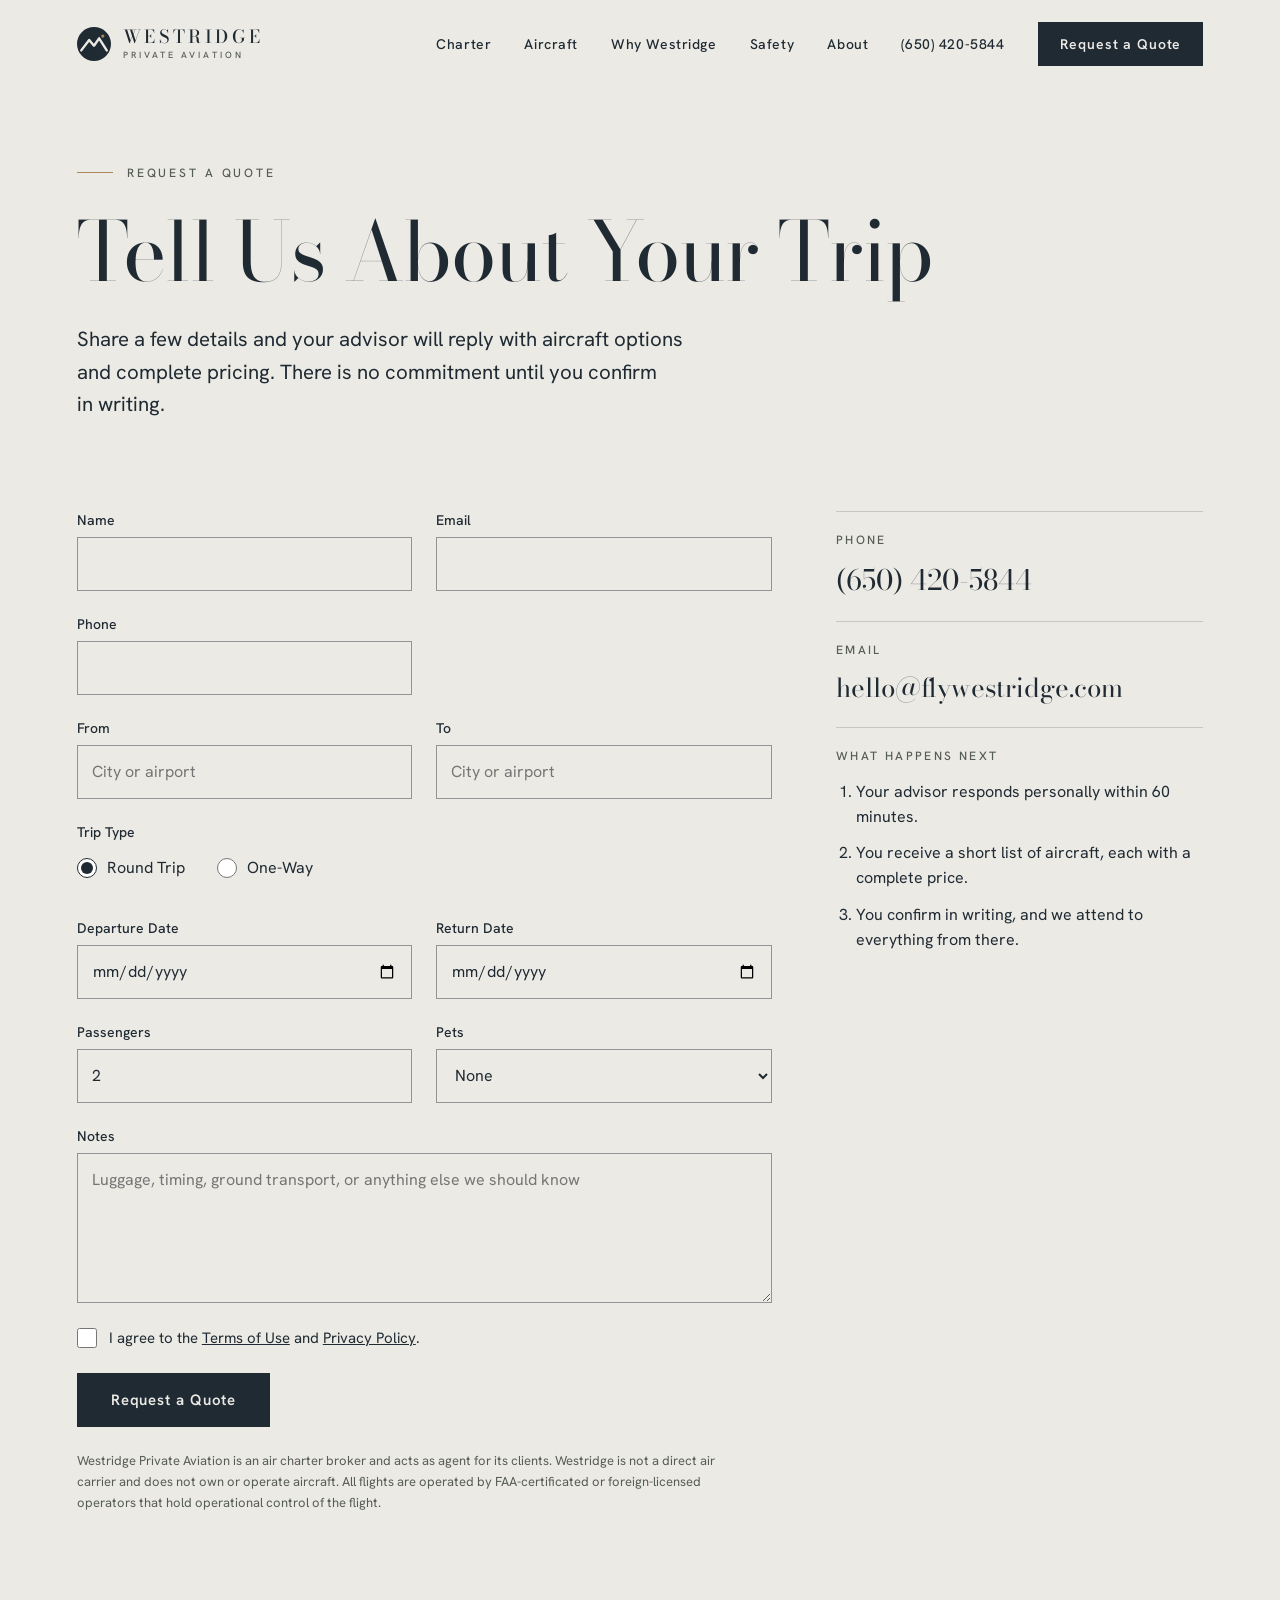
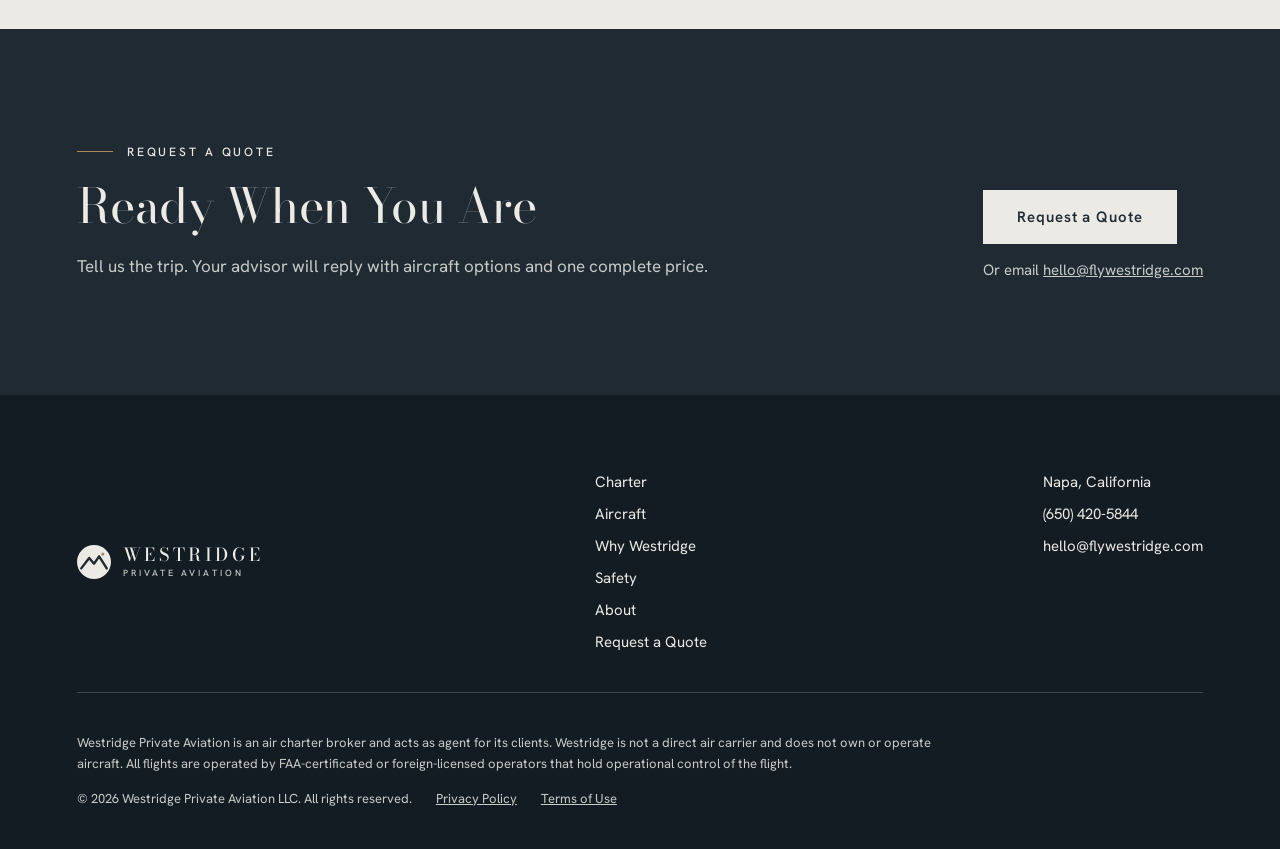
<file: request-a-quote.html>
<!doctype html>
<html lang="en">
<head>
<meta charset="utf-8">
<meta name="viewport" content="width=device-width, initial-scale=1">
<title>Request a Quote | Westridge Private Aviation</title>
<meta name="description" content="Share where you would like to be. Nothing is reserved until you confirm in writing.">
<link rel="icon" href="assets/favicon.svg" type="image/svg+xml">
<script defer src="https://tinylytics.app/js/script.js" data-site="rXrvGGx392UiAE37sNF6"></script>
<link rel="preconnect" href="https://fonts.googleapis.com">
<link rel="preconnect" href="https://fonts.gstatic.com" crossorigin>
<link rel="stylesheet" href="https://fonts.googleapis.com/css2?family=Bodoni+Moda:ital,opsz,wght@0,6..96,400..700;1,6..96,400..700&amp;family=Hanken+Grotesk:wght@400;500;600&amp;display=swap">
<link rel="stylesheet" href="assets/site.css">
<script src="assets/site.js" defer></script>
</head>
<body>
<div style="container-type: inline-size; container-name: page; background: #ECEAE5; color: #1F2A33; font-family: 'Hanken Grotesk', 'Helvetica Neue', Arial, sans-serif; position: relative"><header style="position: relative; background: #ECEAE5; font-family: 'Hanken Grotesk', 'Helvetica Neue', Arial, sans-serif">
<div style="display: flex; align-items: center; justify-content: space-between; gap: 24px; padding: 22px clamp(24px, 6cqw, 96px)">
<a href="index.html" aria-label="Westridge Private Aviation, Home" style="text-decoration: none"><div style="display: flex; align-items: center; gap: 12px"><svg viewBox="0 0 24 24" width="34" height="34" role="img" aria-label="Westridge mark" style="display: block; flex: none"><circle cx="12" cy="12" r="12" fill="#1F2A33"></circle><path d="M3 16.5 L8.6 9.2 L12 13.2 L15.6 8 L21 16.5" fill="none" stroke="#ECEAE5" stroke-width="1.7" stroke-linejoin="round" stroke-linecap="round"></path><circle cx="18.2" cy="6.4" r="1.15" fill="#A9875A"></circle></svg><div style="display: flex; flex-direction: column; align-items: flex-start; gap: 5px"><div style="font-family: 'Bodoni Moda', Didot, 'Times New Roman', serif; font-weight: 500; font-size: 18px; line-height: 1; letter-spacing: 0.2em; margin-right: -0.2em; color: #1F2A33">WESTRIDGE</div><div style="font-family: 'Hanken Grotesk', 'Helvetica Neue', Arial, sans-serif; font-weight: 500; font-size: 9px; line-height: 1; letter-spacing: 0.34em; margin-right: -0.34em; text-transform: uppercase; color: #565C58">Private Aviation</div></div></div></a>
<nav class="w-nav" aria-label="Primary" style="align-items: center; gap: clamp(20px, 2.6cqw, 40px)"><a href="on-demand-charter.html" style="font-size: 14px; font-weight: 500; letter-spacing: 0.04em; color: #1F2A33; text-decoration: none; padding: 6px 0; border-bottom: 1px solid transparent">Charter</a><a href="aircraft.html" style="font-size: 14px; font-weight: 500; letter-spacing: 0.04em; color: #1F2A33; text-decoration: none; padding: 6px 0; border-bottom: 1px solid transparent">Aircraft</a><a href="why-westridge.html" style="font-size: 14px; font-weight: 500; letter-spacing: 0.04em; color: #1F2A33; text-decoration: none; padding: 6px 0; border-bottom: 1px solid transparent">Why Westridge</a><a href="safety.html" style="font-size: 14px; font-weight: 500; letter-spacing: 0.04em; color: #1F2A33; text-decoration: none; padding: 6px 0; border-bottom: 1px solid transparent">Safety</a><a href="about.html" style="font-size: 14px; font-weight: 500; letter-spacing: 0.04em; color: #1F2A33; text-decoration: none; padding: 6px 0; border-bottom: 1px solid transparent">About</a><a href="tel:+16504205844" style="font-size: 14px; font-weight: 500; letter-spacing: 0.04em; color: #1F2A33; white-space: nowrap; text-decoration: none">(650) 420-5844</a><a href="request-a-quote.html" style="display: inline-flex; align-items: center; min-height: 44px; padding: 0 22px; background: #1F2A33; color: #ECEAE5; font-size: 14px; font-weight: 600; letter-spacing: 0.06em; text-decoration: none">Request a Quote</a></nav>
<button class="w-menu" type="button" aria-label="Menu" aria-expanded="false" aria-controls="menu" onclick="var m=document.getElementById('menu');m.hidden=!m.hidden;this.setAttribute('aria-expanded',String(!m.hidden))" style="width: 44px; height: 44px; padding: 0; border: 0; background: transparent; align-items: center; justify-content: center; cursor: pointer"><svg viewBox="0 0 24 24" width="24" height="24" aria-hidden="true"><path d="M3 8h18M3 16h18" stroke="#1F2A33" stroke-width="1.5" fill="none"></path></svg></button>
</div>
<div id="menu" hidden>
<nav class="w-panel" aria-label="Menu" style="flex-direction: column; background: #1F2A33; padding: 8px clamp(24px, 6cqw, 96px) 28px"><a href="on-demand-charter.html" style="font-family: 'Bodoni Moda', Didot, 'Times New Roman', serif; font-size: 26px; color: #ECEAE5; text-decoration: none; padding: 12px 0; border-top: 1px solid rgba(236,234,229,0.2)">Charter</a><a href="aircraft.html" style="font-family: 'Bodoni Moda', Didot, 'Times New Roman', serif; font-size: 26px; color: #ECEAE5; text-decoration: none; padding: 12px 0; border-top: 1px solid rgba(236,234,229,0.2)">Aircraft</a><a href="why-westridge.html" style="font-family: 'Bodoni Moda', Didot, 'Times New Roman', serif; font-size: 26px; color: #ECEAE5; text-decoration: none; padding: 12px 0; border-top: 1px solid rgba(236,234,229,0.2)">Why Westridge</a><a href="safety.html" style="font-family: 'Bodoni Moda', Didot, 'Times New Roman', serif; font-size: 26px; color: #ECEAE5; text-decoration: none; padding: 12px 0; border-top: 1px solid rgba(236,234,229,0.2)">Safety</a><a href="about.html" style="font-family: 'Bodoni Moda', Didot, 'Times New Roman', serif; font-size: 26px; color: #ECEAE5; text-decoration: none; padding: 12px 0; border-top: 1px solid rgba(236,234,229,0.2)">About</a><div style="padding-top: 20px; border-top: 1px solid rgba(236,234,229,0.2)"><a href="request-a-quote.html" style="display: inline-flex; align-items: center; justify-content: center; box-sizing: border-box; min-height: 54px; padding: 0 34px; background: #ECEAE5; color: #1F2A33; font-family: 'Hanken Grotesk', 'Helvetica Neue', Arial, sans-serif; font-size: 15px; font-weight: 600; letter-spacing: 0.06em; text-decoration: none; width: 100%">Request a Quote</a></div></nav>
</div>
</header>
<section style="background: #ECEAE5; padding: clamp(40px, 6cqw, 88px) clamp(24px, 6cqw, 96px) clamp(48px, 7cqw, 96px)"><div style="max-width: 1200px; margin: 0 auto; display: flex; flex-direction: column; gap: clamp(36px, 5cqw, 64px)"><div style="display: flex; flex-direction: column; gap: 28px"><div style="display: flex; align-items: center; gap: 14px"><div style="width: 36px; height: 1px; background: #A9875A; flex: none"></div><div style="font-size: 12px; font-weight: 500; letter-spacing: 0.24em; text-transform: uppercase; color: #565C58">Request a Quote</div></div><h1 style="margin: 0; font-family: 'Bodoni Moda', Didot, 'Times New Roman', serif; font-weight: 400; font-size: clamp(40px, 6.4cqw, 84px); line-height: 1.05; letter-spacing: -0.012em; color: #1F2A33; text-wrap: balance">Tell Us About Your Trip</h1><p style="margin: 0; max-width: 640px; font-size: clamp(18px, 1.6cqw, 21px); line-height: 1.6; color: #1F2A33; text-wrap: pretty">Share a few details and your advisor will reply with aircraft options and complete pricing. There is no commitment until you confirm in writing.</p></div></div></section>
<section style="background: #ECEAE5; padding: 0px clamp(24px, 6cqw, 96px) clamp(64px, 9cqw, 128px)"><div style="max-width: 1200px; margin: 0 auto; display: flex; flex-direction: column; gap: clamp(36px, 5cqw, 64px)"><div style="display: flex; flex-wrap: wrap; gap: clamp(28px, 5cqw, 80px); align-items: flex-start"><div style="flex: 2 1 520px; min-width: 0; display: flex; flex-direction: column; gap: 20px"><form id="form" style="display: flex; flex-direction: column; gap: 24px">
<div style="display: grid; grid-template-columns: repeat(auto-fit, minmax(min(230px, 100%), 1fr)); gap: 24px"><div style="display: flex; flex-direction: column; gap: 8px"><label for="name" style="font-size: 14px; font-weight: 500; color: #1F2A33">Name</label><input id="name" name="name" type="text" autocomplete="name" style="box-sizing: border-box; width: 100%; height: 54px; padding: 0 14px; border: 1px solid rgba(31,42,51,0.45); border-radius: 0; background: transparent; font-family: 'Hanken Grotesk', 'Helvetica Neue', Arial, sans-serif; font-size: 16px; color: #1F2A33"></div><div style="display: flex; flex-direction: column; gap: 8px"><label for="email" style="font-size: 14px; font-weight: 500; color: #1F2A33">Email</label><input id="email" name="email" type="email" autocomplete="email" style="box-sizing: border-box; width: 100%; height: 54px; padding: 0 14px; border: 1px solid rgba(31,42,51,0.45); border-radius: 0; background: transparent; font-family: 'Hanken Grotesk', 'Helvetica Neue', Arial, sans-serif; font-size: 16px; color: #1F2A33"></div><div style="display: flex; flex-direction: column; gap: 8px"><label for="phone" style="font-size: 14px; font-weight: 500; color: #1F2A33">Phone</label><input id="phone" name="phone" type="tel" autocomplete="tel" style="box-sizing: border-box; width: 100%; height: 54px; padding: 0 14px; border: 1px solid rgba(31,42,51,0.45); border-radius: 0; background: transparent; font-family: 'Hanken Grotesk', 'Helvetica Neue', Arial, sans-serif; font-size: 16px; color: #1F2A33"></div></div>
<div style="display: grid; grid-template-columns: repeat(auto-fit, minmax(min(230px, 100%), 1fr)); gap: 24px"><div style="display: flex; flex-direction: column; gap: 8px"><label for="from" style="font-size: 14px; font-weight: 500; color: #1F2A33">From</label><input id="from" name="from" type="text" placeholder="City or airport" style="box-sizing: border-box; width: 100%; height: 54px; padding: 0 14px; border: 1px solid rgba(31,42,51,0.45); border-radius: 0; background: transparent; font-family: 'Hanken Grotesk', 'Helvetica Neue', Arial, sans-serif; font-size: 16px; color: #1F2A33"></div><div style="display: flex; flex-direction: column; gap: 8px"><label for="to" style="font-size: 14px; font-weight: 500; color: #1F2A33">To</label><input id="to" name="to" type="text" placeholder="City or airport" style="box-sizing: border-box; width: 100%; height: 54px; padding: 0 14px; border: 1px solid rgba(31,42,51,0.45); border-radius: 0; background: transparent; font-family: 'Hanken Grotesk', 'Helvetica Neue', Arial, sans-serif; font-size: 16px; color: #1F2A33"></div></div>
<fieldset style="margin: 0; padding: 0; border: 0; display: flex; flex-wrap: wrap; gap: 4px 32px"><legend style="padding: 0; font-size: 14px; font-weight: 500; color: #1F2A33">Trip Type</legend><label style="display: flex; align-items: center; gap: 10px; min-height: 54px; font-size: 16px; color: #1F2A33"><input type="radio" name="triptype" value="round" checked style="width: 20px; height: 20px; margin: 0; accent-color: #1F2A33">Round Trip</label><label style="display: flex; align-items: center; gap: 10px; min-height: 54px; font-size: 16px; color: #1F2A33"><input type="radio" name="triptype" value="oneway"  style="width: 20px; height: 20px; margin: 0; accent-color: #1F2A33">One-Way</label></fieldset>
<div style="display: grid; grid-template-columns: repeat(auto-fit, minmax(min(230px, 100%), 1fr)); gap: 24px"><div style="display: flex; flex-direction: column; gap: 8px"><label for="depart" style="font-size: 14px; font-weight: 500; color: #1F2A33">Departure Date</label><input id="depart" name="depart" type="date"  style="box-sizing: border-box; width: 100%; height: 54px; padding: 0 14px; border: 1px solid rgba(31,42,51,0.45); border-radius: 0; background: transparent; font-family: 'Hanken Grotesk', 'Helvetica Neue', Arial, sans-serif; font-size: 16px; color: #1F2A33"></div><div style="display: flex; flex-direction: column; gap: 8px"><label for="return" style="font-size: 14px; font-weight: 500; color: #1F2A33">Return Date</label><input id="return" name="return" type="date"  style="box-sizing: border-box; width: 100%; height: 54px; padding: 0 14px; border: 1px solid rgba(31,42,51,0.45); border-radius: 0; background: transparent; font-family: 'Hanken Grotesk', 'Helvetica Neue', Arial, sans-serif; font-size: 16px; color: #1F2A33"></div></div>
<div style="display: grid; grid-template-columns: repeat(auto-fit, minmax(min(230px, 100%), 1fr)); gap: 24px"><div style="display: flex; flex-direction: column; gap: 8px"><label for="pax" style="font-size: 14px; font-weight: 500; color: #1F2A33">Passengers</label><input id="pax" name="pax" type="number" min="1" value="2" style="box-sizing: border-box; width: 100%; height: 54px; padding: 0 14px; border: 1px solid rgba(31,42,51,0.45); border-radius: 0; background: transparent; font-family: 'Hanken Grotesk', 'Helvetica Neue', Arial, sans-serif; font-size: 16px; color: #1F2A33"></div><div style="display: flex; flex-direction: column; gap: 8px"><label for="pets" style="font-size: 14px; font-weight: 500; color: #1F2A33">Pets</label><select id="pets" name="pets" style="box-sizing: border-box; width: 100%; height: 54px; padding: 0 14px; border: 1px solid rgba(31,42,51,0.45); border-radius: 0; background: transparent; font-family: 'Hanken Grotesk', 'Helvetica Neue', Arial, sans-serif; font-size: 16px; color: #1F2A33"><option>None</option><option>1</option><option>2</option><option>3 or more</option></select></div></div>
<div style="display: flex; flex-direction: column; gap: 8px"><label for="notes" style="font-size: 14px; font-weight: 500; color: #1F2A33">Notes</label><textarea id="notes" name="notes" rows="5" placeholder="Luggage, timing, ground transport, or anything else we should know" style="box-sizing: border-box; width: 100%; height: 54px; padding: 0 14px; border: 1px solid rgba(31,42,51,0.45); border-radius: 0; background: transparent; font-family: 'Hanken Grotesk', 'Helvetica Neue', Arial, sans-serif; font-size: 16px; color: #1F2A33; height: auto; padding: 14px; resize: vertical; line-height: 1.5"></textarea></div>
<label for="agree" style="display: flex; align-items: flex-start; gap: 12px; max-width: 640px; font-size: 15px; line-height: 1.5; color: #1F2A33"><input id="agree" name="agree" type="checkbox" required style="flex: 0 0 auto; width: 20px; height: 20px; margin: 1px 0 0; accent-color: #1F2A33"><span>I agree to the <a href="terms.html" style="color: #1F2A33">Terms of Use</a> and <a href="privacy.html" style="color: #1F2A33">Privacy Policy</a>.</span></label>
<div><button type="button" style="min-height: 54px; padding: 0 34px; border: 0; background: #1F2A33; color: #ECEAE5; font-family: 'Hanken Grotesk', 'Helvetica Neue', Arial, sans-serif; font-size: 15px; font-weight: 600; letter-spacing: 0.06em; cursor: pointer">Request a Quote</button></div>
<p style="margin: 0; max-width: 640px; font-size: 13px; line-height: 1.6; color: #565C58">Westridge Private Aviation is an air charter broker and acts as agent for its clients. Westridge is not a direct air carrier and does not own or operate aircraft. All flights are operated by FAA-certificated or foreign-licensed operators that hold operational control of the flight.</p>
</form></div><div style="flex: 1 1 280px; min-width: 0; display: flex; flex-direction: column; gap: 20px"><div style="display: flex; flex-direction: column; gap: 10px; padding-top: 20px; border-top: 1px solid rgba(31,42,51,0.18)"><div style="font-size: 12px; font-weight: 500; letter-spacing: 0.2em; text-transform: uppercase; color: #565C58">Phone</div><a href="tel:+16504205844" style="font-family: 'Bodoni Moda', Didot, 'Times New Roman', serif; font-size: 28px; color: #1F2A33; text-decoration: none">(650) 420-5844</a></div>
<div style="display: flex; flex-direction: column; gap: 10px; padding-top: 20px; border-top: 1px solid rgba(31,42,51,0.18)"><div style="font-size: 12px; font-weight: 500; letter-spacing: 0.2em; text-transform: uppercase; color: #565C58">Email</div><a href="mailto:hello@flywestridge.com" style="font-family: 'Bodoni Moda', Didot, 'Times New Roman', serif; font-size: clamp(20px, 2.2cqw, 26px); overflow-wrap: anywhere; color: #1F2A33; text-decoration: none">hello@flywestridge.com</a></div>
<div style="display: flex; flex-direction: column; gap: 16px; padding-top: 20px; border-top: 1px solid rgba(31,42,51,0.18)"><div style="font-size: 12px; font-weight: 500; letter-spacing: 0.2em; text-transform: uppercase; color: #565C58">What Happens Next</div>
<ol style="margin: 0; padding: 0 0 0 20px; display: flex; flex-direction: column; gap: 12px; font-size: 16px; line-height: 1.55; color: #1F2A33"><li>Your advisor responds personally within 60 minutes.</li><li>You receive a short list of aircraft, each with a complete price.</li><li>You confirm in writing, and we attend to everything from there.</li></ol></div></div></div></div></section>
<section style="background: #1F2A33; padding: clamp(64px, 9cqw, 120px) clamp(24px, 6cqw, 96px)">
<div style="max-width: 1200px; margin: 0 auto; display: flex; flex-wrap: wrap; align-items: flex-end; justify-content: space-between; gap: 36px">
<div style="display: flex; flex-direction: column; gap: 20px; flex: 1 1 420px; min-width: 0"><div style="display: flex; align-items: center; gap: 14px"><div style="width: 36px; height: 1px; background: #A9875A; flex: none"></div><div style="font-size: 12px; font-weight: 500; letter-spacing: 0.24em; text-transform: uppercase; color: #ECEAE5">Request a Quote</div></div><h2 style="margin: 0; font-family: 'Bodoni Moda', Didot, 'Times New Roman', serif; font-weight: 400; font-size: clamp(30px, 4cqw, 48px); line-height: 1.1; letter-spacing: -0.01em; color: #ECEAE5; text-wrap: balance">Ready When You Are</h2><p style="margin: 0; max-width: 640px; font-size: 17px; line-height: 1.6; color: #C9CBC7; text-wrap: pretty">Tell us the trip. Your advisor will reply with aircraft options and one complete price.</p></div>
<div style="display: flex; flex-direction: column; gap: 16px; align-items: flex-start"><a href="request-a-quote.html" style="display: inline-flex; align-items: center; justify-content: center; box-sizing: border-box; min-height: 54px; padding: 0 34px; background: #ECEAE5; color: #1F2A33; font-family: 'Hanken Grotesk', 'Helvetica Neue', Arial, sans-serif; font-size: 15px; font-weight: 600; letter-spacing: 0.06em; text-decoration: none; ">Request a Quote</a><div style="font-size: 15px; color: #C9CBC7">Or email <a href="mailto:hello@flywestridge.com" style="color: #C9CBC7">hello@flywestridge.com</a></div></div>
</div>
</section><footer style="background: #141C23; padding: clamp(48px, 6cqw, 80px) clamp(24px, 6cqw, 96px) 40px; font-family: 'Hanken Grotesk', 'Helvetica Neue', Arial, sans-serif">
<div style="max-width: 1200px; margin: 0 auto; display: flex; flex-direction: column; gap: 40px">
<div style="display: flex; flex-wrap: wrap; justify-content: space-between; gap: 40px">
<div style="display: flex; align-items: center; gap: 12px"><svg viewBox="0 0 24 24" width="34" height="34" role="img" aria-label="Westridge mark" style="display: block; flex: none"><circle cx="12" cy="12" r="12" fill="#ECEAE5"></circle><path d="M3 16.5 L8.6 9.2 L12 13.2 L15.6 8 L21 16.5" fill="none" stroke="#1F2A33" stroke-width="1.7" stroke-linejoin="round" stroke-linecap="round"></path><circle cx="18.2" cy="6.4" r="1.15" fill="#A9875A"></circle></svg><div style="display: flex; flex-direction: column; align-items: flex-start; gap: 5px"><div style="font-family: 'Bodoni Moda', Didot, 'Times New Roman', serif; font-weight: 500; font-size: 18px; line-height: 1; letter-spacing: 0.2em; margin-right: -0.2em; color: #ECEAE5">WESTRIDGE</div><div style="font-family: 'Hanken Grotesk', 'Helvetica Neue', Arial, sans-serif; font-weight: 500; font-size: 9px; line-height: 1; letter-spacing: 0.34em; margin-right: -0.34em; text-transform: uppercase; color: #C9CBC7">Private Aviation</div></div></div>
<nav aria-label="Footer" style="display: flex; flex-direction: column; gap: 12px"><a href="on-demand-charter.html" style="font-size: 15px; color: #ECEAE5; text-decoration: none">Charter</a><a href="aircraft.html" style="font-size: 15px; color: #ECEAE5; text-decoration: none">Aircraft</a><a href="why-westridge.html" style="font-size: 15px; color: #ECEAE5; text-decoration: none">Why Westridge</a><a href="safety.html" style="font-size: 15px; color: #ECEAE5; text-decoration: none">Safety</a><a href="about.html" style="font-size: 15px; color: #ECEAE5; text-decoration: none">About</a><a href="request-a-quote.html" style="font-size: 15px; color: #ECEAE5; text-decoration: none">Request a Quote</a></nav>
<div style="display: flex; flex-direction: column; gap: 12px; font-size: 15px; color: #ECEAE5"><div>Napa, California</div><a href="tel:+16504205844" style="color: #ECEAE5; text-decoration: none">(650) 420-5844</a><a href="mailto:hello@flywestridge.com" style="color: #ECEAE5; text-decoration: none">hello@flywestridge.com</a></div>
</div>
<div style="height: 1px; background: rgba(236,234,229,0.2)"></div>
<div style="display: flex; flex-direction: column; gap: 14px; font-size: 13px; line-height: 1.6; color: #C9CBC7; max-width: 860px">
<p style="margin: 0">Westridge Private Aviation is an air charter broker and acts as agent for its clients. Westridge is not a direct air carrier and does not own or operate aircraft. All flights are operated by FAA-certificated or foreign-licensed operators that hold operational control of the flight.</p>
<div style="display: flex; flex-wrap: wrap; gap: 8px 24px"><span>© 2026 Westridge Private Aviation LLC. All rights reserved.</span><a href="privacy.html" style="color: #C9CBC7">Privacy Policy</a><a href="terms.html" style="color: #C9CBC7">Terms of Use</a></div>
</div>
</div>
</footer></div>
</body>
</html>
</file>
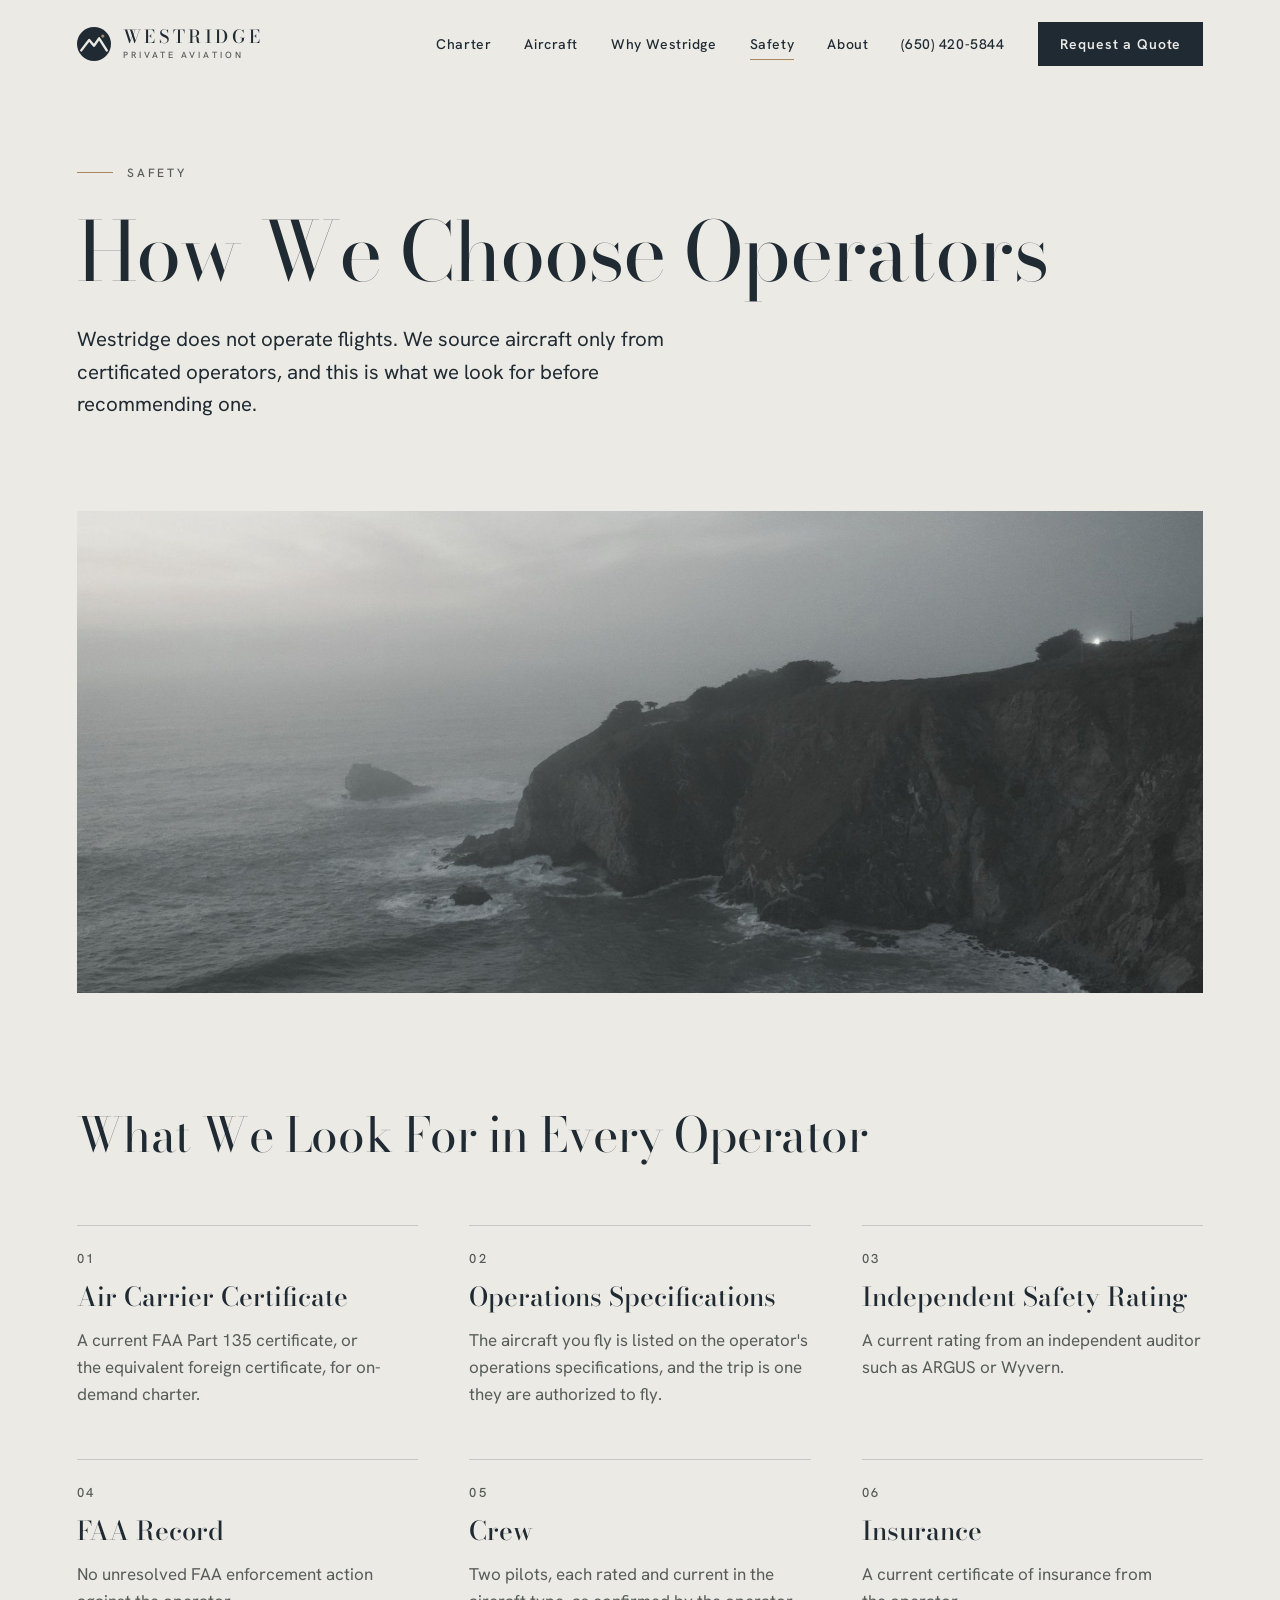
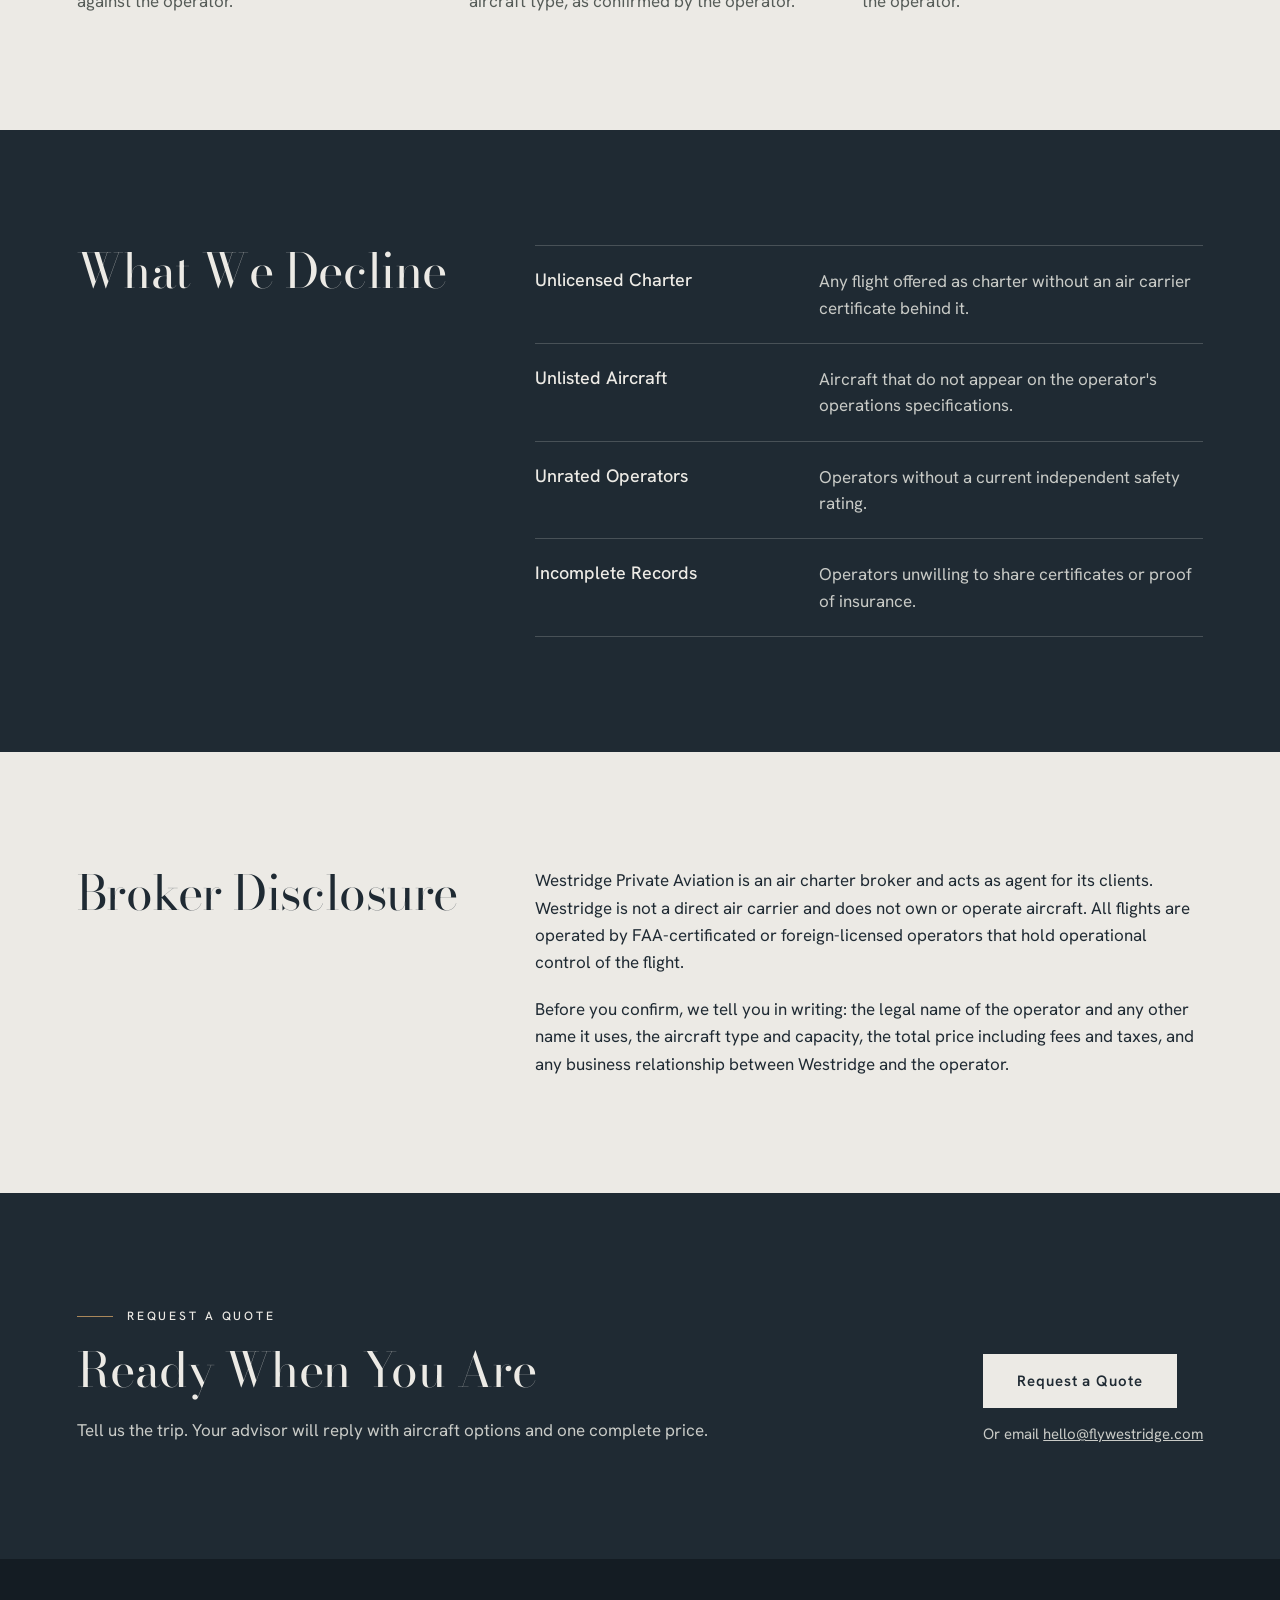
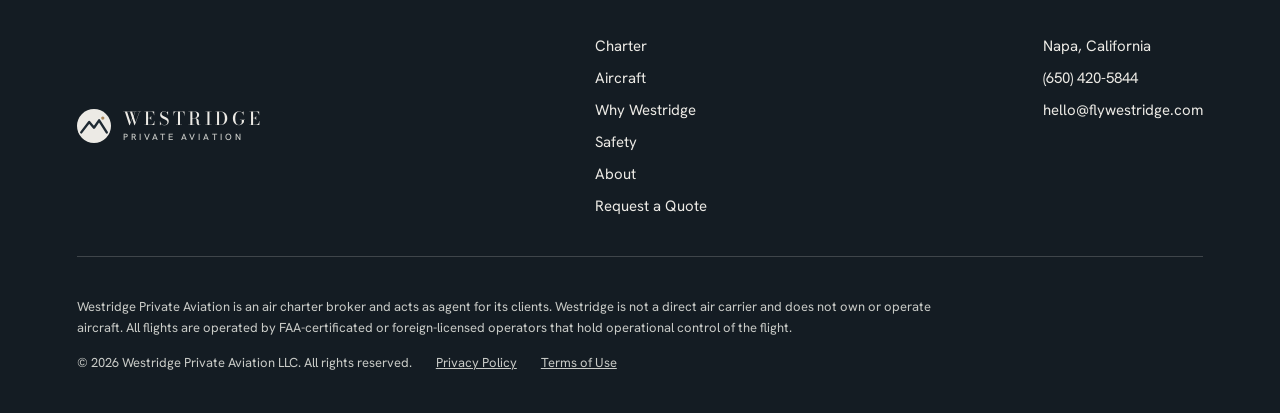
<file: safety.html>
<!doctype html>
<html lang="en">
<head>
<meta charset="utf-8">
<meta name="viewport" content="width=device-width, initial-scale=1">
<title>Safety | Westridge Private Aviation</title>
<meta name="description" content="How we choose operators, what we decline, and our broker disclosure.">
<link rel="icon" href="assets/favicon.svg" type="image/svg+xml">
<script defer src="https://tinylytics.app/js/script.js" data-site="rXrvGGx392UiAE37sNF6"></script>
<link rel="preconnect" href="https://fonts.googleapis.com">
<link rel="preconnect" href="https://fonts.gstatic.com" crossorigin>
<link rel="stylesheet" href="https://fonts.googleapis.com/css2?family=Bodoni+Moda:ital,opsz,wght@0,6..96,400..700;1,6..96,400..700&amp;family=Hanken+Grotesk:wght@400;500;600&amp;display=swap">
<link rel="stylesheet" href="assets/site.css">
<script src="assets/site.js" defer></script>
</head>
<body>
<div style="container-type: inline-size; container-name: page; background: #ECEAE5; color: #1F2A33; font-family: 'Hanken Grotesk', 'Helvetica Neue', Arial, sans-serif; position: relative"><header style="position: relative; background: #ECEAE5; font-family: 'Hanken Grotesk', 'Helvetica Neue', Arial, sans-serif">
<div style="display: flex; align-items: center; justify-content: space-between; gap: 24px; padding: 22px clamp(24px, 6cqw, 96px)">
<a href="index.html" aria-label="Westridge Private Aviation, Home" style="text-decoration: none"><div style="display: flex; align-items: center; gap: 12px"><svg viewBox="0 0 24 24" width="34" height="34" role="img" aria-label="Westridge mark" style="display: block; flex: none"><circle cx="12" cy="12" r="12" fill="#1F2A33"></circle><path d="M3 16.5 L8.6 9.2 L12 13.2 L15.6 8 L21 16.5" fill="none" stroke="#ECEAE5" stroke-width="1.7" stroke-linejoin="round" stroke-linecap="round"></path><circle cx="18.2" cy="6.4" r="1.15" fill="#A9875A"></circle></svg><div style="display: flex; flex-direction: column; align-items: flex-start; gap: 5px"><div style="font-family: 'Bodoni Moda', Didot, 'Times New Roman', serif; font-weight: 500; font-size: 18px; line-height: 1; letter-spacing: 0.2em; margin-right: -0.2em; color: #1F2A33">WESTRIDGE</div><div style="font-family: 'Hanken Grotesk', 'Helvetica Neue', Arial, sans-serif; font-weight: 500; font-size: 9px; line-height: 1; letter-spacing: 0.34em; margin-right: -0.34em; text-transform: uppercase; color: #565C58">Private Aviation</div></div></div></a>
<nav class="w-nav" aria-label="Primary" style="align-items: center; gap: clamp(20px, 2.6cqw, 40px)"><a href="on-demand-charter.html" style="font-size: 14px; font-weight: 500; letter-spacing: 0.04em; color: #1F2A33; text-decoration: none; padding: 6px 0; border-bottom: 1px solid transparent">Charter</a><a href="aircraft.html" style="font-size: 14px; font-weight: 500; letter-spacing: 0.04em; color: #1F2A33; text-decoration: none; padding: 6px 0; border-bottom: 1px solid transparent">Aircraft</a><a href="why-westridge.html" style="font-size: 14px; font-weight: 500; letter-spacing: 0.04em; color: #1F2A33; text-decoration: none; padding: 6px 0; border-bottom: 1px solid transparent">Why Westridge</a><a href="safety.html" style="font-size: 14px; font-weight: 500; letter-spacing: 0.04em; color: #1F2A33; text-decoration: none; padding: 6px 0; border-bottom: 1px solid #A9875A">Safety</a><a href="about.html" style="font-size: 14px; font-weight: 500; letter-spacing: 0.04em; color: #1F2A33; text-decoration: none; padding: 6px 0; border-bottom: 1px solid transparent">About</a><a href="tel:+16504205844" style="font-size: 14px; font-weight: 500; letter-spacing: 0.04em; color: #1F2A33; white-space: nowrap; text-decoration: none">(650) 420-5844</a><a href="request-a-quote.html" style="display: inline-flex; align-items: center; min-height: 44px; padding: 0 22px; background: #1F2A33; color: #ECEAE5; font-size: 14px; font-weight: 600; letter-spacing: 0.06em; text-decoration: none">Request a Quote</a></nav>
<button class="w-menu" type="button" aria-label="Menu" aria-expanded="false" aria-controls="menu" onclick="var m=document.getElementById('menu');m.hidden=!m.hidden;this.setAttribute('aria-expanded',String(!m.hidden))" style="width: 44px; height: 44px; padding: 0; border: 0; background: transparent; align-items: center; justify-content: center; cursor: pointer"><svg viewBox="0 0 24 24" width="24" height="24" aria-hidden="true"><path d="M3 8h18M3 16h18" stroke="#1F2A33" stroke-width="1.5" fill="none"></path></svg></button>
</div>
<div id="menu" hidden>
<nav class="w-panel" aria-label="Menu" style="flex-direction: column; background: #1F2A33; padding: 8px clamp(24px, 6cqw, 96px) 28px"><a href="on-demand-charter.html" style="font-family: 'Bodoni Moda', Didot, 'Times New Roman', serif; font-size: 26px; color: #ECEAE5; text-decoration: none; padding: 12px 0; border-top: 1px solid rgba(236,234,229,0.2)">Charter</a><a href="aircraft.html" style="font-family: 'Bodoni Moda', Didot, 'Times New Roman', serif; font-size: 26px; color: #ECEAE5; text-decoration: none; padding: 12px 0; border-top: 1px solid rgba(236,234,229,0.2)">Aircraft</a><a href="why-westridge.html" style="font-family: 'Bodoni Moda', Didot, 'Times New Roman', serif; font-size: 26px; color: #ECEAE5; text-decoration: none; padding: 12px 0; border-top: 1px solid rgba(236,234,229,0.2)">Why Westridge</a><a href="safety.html" style="font-family: 'Bodoni Moda', Didot, 'Times New Roman', serif; font-size: 26px; color: #ECEAE5; text-decoration: none; padding: 12px 0; border-top: 1px solid rgba(236,234,229,0.2)">Safety</a><a href="about.html" style="font-family: 'Bodoni Moda', Didot, 'Times New Roman', serif; font-size: 26px; color: #ECEAE5; text-decoration: none; padding: 12px 0; border-top: 1px solid rgba(236,234,229,0.2)">About</a><div style="padding-top: 20px; border-top: 1px solid rgba(236,234,229,0.2)"><a href="request-a-quote.html" style="display: inline-flex; align-items: center; justify-content: center; box-sizing: border-box; min-height: 54px; padding: 0 34px; background: #ECEAE5; color: #1F2A33; font-family: 'Hanken Grotesk', 'Helvetica Neue', Arial, sans-serif; font-size: 15px; font-weight: 600; letter-spacing: 0.06em; text-decoration: none; width: 100%">Request a Quote</a></div></nav>
</div>
</header>
<section style="background: #ECEAE5; padding: clamp(40px, 6cqw, 88px) clamp(24px, 6cqw, 96px) clamp(48px, 7cqw, 96px)"><div style="max-width: 1200px; margin: 0 auto; display: flex; flex-direction: column; gap: clamp(36px, 5cqw, 64px)"><div style="display: flex; flex-direction: column; gap: 28px"><div style="display: flex; align-items: center; gap: 14px"><div style="width: 36px; height: 1px; background: #A9875A; flex: none"></div><div style="font-size: 12px; font-weight: 500; letter-spacing: 0.24em; text-transform: uppercase; color: #565C58">Safety</div></div><h1 style="margin: 0; font-family: 'Bodoni Moda', Didot, 'Times New Roman', serif; font-weight: 400; font-size: clamp(40px, 6.4cqw, 84px); line-height: 1.05; letter-spacing: -0.012em; color: #1F2A33; text-wrap: balance">How We Choose Operators</h1><p style="margin: 0; max-width: 640px; font-size: clamp(18px, 1.6cqw, 21px); line-height: 1.6; color: #1F2A33; text-wrap: pretty">Westridge does not operate flights. We source aircraft only from certificated operators, and this is what we look for before recommending one.</p></div></div></section>
<div style="padding: 0 clamp(24px, 6cqw, 96px)"><div style="max-width: 1200px; margin: 0 auto"><img loading="lazy" decoding="async" src="assets/img/a-coast.jpg" alt="A coastline in low light" style="display: block; width: 100%; aspect-ratio: 21 / 9; min-height: 220px; object-fit: cover; object-position: 60% 55%"></div></div>
<section style="background: #ECEAE5; padding: clamp(64px, 9cqw, 128px) clamp(24px, 6cqw, 96px) clamp(64px, 9cqw, 128px)"><div style="max-width: 1200px; margin: 0 auto; display: flex; flex-direction: column; gap: clamp(36px, 5cqw, 64px)"><h2 style="margin: 0; font-family: 'Bodoni Moda', Didot, 'Times New Roman', serif; font-weight: 400; font-size: clamp(30px, 4cqw, 48px); line-height: 1.1; letter-spacing: -0.01em; color: #1F2A33; text-wrap: balance">What We Look For in Every Operator</h2><div style="display: grid; grid-template-columns: repeat(auto-fit, minmax(min(330px, 100%), 1fr)); gap: clamp(32px, 4cqw, 56px)"><div style="display: flex; flex-direction: column; gap: 14px; padding-top: 24px; border-top: 1px solid rgba(31,42,51,0.18)"><div style="font-size: 13px; font-weight: 500; letter-spacing: 0.18em; color: #565C58">01</div><h3 style="margin: 0; font-family: 'Bodoni Moda', Didot, 'Times New Roman', serif; font-weight: 500; font-size: 26px; line-height: 1.2; color: #1F2A33">Air Carrier Certificate</h3><p style="margin: 0; max-width: 460px; font-size: 17px; line-height: 1.6; color: #565C58; text-wrap: pretty">A current FAA Part 135 certificate, or the equivalent foreign certificate, for on-demand charter.</p></div><div style="display: flex; flex-direction: column; gap: 14px; padding-top: 24px; border-top: 1px solid rgba(31,42,51,0.18)"><div style="font-size: 13px; font-weight: 500; letter-spacing: 0.18em; color: #565C58">02</div><h3 style="margin: 0; font-family: 'Bodoni Moda', Didot, 'Times New Roman', serif; font-weight: 500; font-size: 26px; line-height: 1.2; color: #1F2A33">Operations Specifications</h3><p style="margin: 0; max-width: 460px; font-size: 17px; line-height: 1.6; color: #565C58; text-wrap: pretty">The aircraft you fly is listed on the operator's operations specifications, and the trip is one they are authorized to fly.</p></div><div style="display: flex; flex-direction: column; gap: 14px; padding-top: 24px; border-top: 1px solid rgba(31,42,51,0.18)"><div style="font-size: 13px; font-weight: 500; letter-spacing: 0.18em; color: #565C58">03</div><h3 style="margin: 0; font-family: 'Bodoni Moda', Didot, 'Times New Roman', serif; font-weight: 500; font-size: 26px; line-height: 1.2; color: #1F2A33">Independent Safety Rating</h3><p style="margin: 0; max-width: 460px; font-size: 17px; line-height: 1.6; color: #565C58; text-wrap: pretty">A current rating from an independent auditor such as ARGUS or Wyvern.</p></div><div style="display: flex; flex-direction: column; gap: 14px; padding-top: 24px; border-top: 1px solid rgba(31,42,51,0.18)"><div style="font-size: 13px; font-weight: 500; letter-spacing: 0.18em; color: #565C58">04</div><h3 style="margin: 0; font-family: 'Bodoni Moda', Didot, 'Times New Roman', serif; font-weight: 500; font-size: 26px; line-height: 1.2; color: #1F2A33">FAA Record</h3><p style="margin: 0; max-width: 460px; font-size: 17px; line-height: 1.6; color: #565C58; text-wrap: pretty">No unresolved FAA enforcement action against the operator.</p></div><div style="display: flex; flex-direction: column; gap: 14px; padding-top: 24px; border-top: 1px solid rgba(31,42,51,0.18)"><div style="font-size: 13px; font-weight: 500; letter-spacing: 0.18em; color: #565C58">05</div><h3 style="margin: 0; font-family: 'Bodoni Moda', Didot, 'Times New Roman', serif; font-weight: 500; font-size: 26px; line-height: 1.2; color: #1F2A33">Crew</h3><p style="margin: 0; max-width: 460px; font-size: 17px; line-height: 1.6; color: #565C58; text-wrap: pretty">Two pilots, each rated and current in the aircraft type, as confirmed by the operator.</p></div><div style="display: flex; flex-direction: column; gap: 14px; padding-top: 24px; border-top: 1px solid rgba(31,42,51,0.18)"><div style="font-size: 13px; font-weight: 500; letter-spacing: 0.18em; color: #565C58">06</div><h3 style="margin: 0; font-family: 'Bodoni Moda', Didot, 'Times New Roman', serif; font-weight: 500; font-size: 26px; line-height: 1.2; color: #1F2A33">Insurance</h3><p style="margin: 0; max-width: 460px; font-size: 17px; line-height: 1.6; color: #565C58; text-wrap: pretty">A current certificate of insurance from the operator.</p></div></div></div></section>
<section style="background: #1F2A33; padding: clamp(64px, 9cqw, 128px) clamp(24px, 6cqw, 96px) clamp(64px, 9cqw, 128px)"><div style="max-width: 1200px; margin: 0 auto; display: flex; flex-direction: column; gap: clamp(36px, 5cqw, 64px)"><div style="display: flex; flex-wrap: wrap; gap: clamp(28px, 5cqw, 80px); align-items: flex-start"><div style="flex: 1 1 300px; min-width: 0; display: flex; flex-direction: column; gap: 20px"><h2 style="margin: 0; font-family: 'Bodoni Moda', Didot, 'Times New Roman', serif; font-weight: 400; font-size: clamp(30px, 4cqw, 48px); line-height: 1.1; letter-spacing: -0.01em; color: #ECEAE5; text-wrap: balance">What We Decline</h2></div><div style="flex: 2 1 480px; min-width: 0; display: flex; flex-direction: column; gap: 20px"><div style="display: flex; flex-direction: column"><div style="display: flex; flex-wrap: wrap; gap: 8px 32px; padding: 22px 0; border-top: 1px solid rgba(236,234,229,0.2)"><div style="flex: 1 1 220px; min-width: 0; font-size: 18px; font-weight: 500; color: #ECEAE5">Unlicensed Charter</div><div style="flex: 2 1 320px; min-width: 0; font-size: 17px; line-height: 1.55; color: #C9CBC7">Any flight offered as charter without an air carrier certificate behind it.</div></div><div style="display: flex; flex-wrap: wrap; gap: 8px 32px; padding: 22px 0; border-top: 1px solid rgba(236,234,229,0.2)"><div style="flex: 1 1 220px; min-width: 0; font-size: 18px; font-weight: 500; color: #ECEAE5">Unlisted Aircraft</div><div style="flex: 2 1 320px; min-width: 0; font-size: 17px; line-height: 1.55; color: #C9CBC7">Aircraft that do not appear on the operator's operations specifications.</div></div><div style="display: flex; flex-wrap: wrap; gap: 8px 32px; padding: 22px 0; border-top: 1px solid rgba(236,234,229,0.2)"><div style="flex: 1 1 220px; min-width: 0; font-size: 18px; font-weight: 500; color: #ECEAE5">Unrated Operators</div><div style="flex: 2 1 320px; min-width: 0; font-size: 17px; line-height: 1.55; color: #C9CBC7">Operators without a current independent safety rating.</div></div><div style="display: flex; flex-wrap: wrap; gap: 8px 32px; padding: 22px 0; border-top: 1px solid rgba(236,234,229,0.2)"><div style="flex: 1 1 220px; min-width: 0; font-size: 18px; font-weight: 500; color: #ECEAE5">Incomplete Records</div><div style="flex: 2 1 320px; min-width: 0; font-size: 17px; line-height: 1.55; color: #C9CBC7">Operators unwilling to share certificates or proof of insurance.</div></div><div style="border-top: 1px solid rgba(236,234,229,0.2)"></div></div></div></div></div></section>
<section style="background: #ECEAE5; padding: clamp(64px, 9cqw, 128px) clamp(24px, 6cqw, 96px) clamp(64px, 9cqw, 128px)"><div style="max-width: 1200px; margin: 0 auto; display: flex; flex-direction: column; gap: clamp(36px, 5cqw, 64px)"><div style="display: flex; flex-wrap: wrap; gap: clamp(28px, 5cqw, 80px); align-items: flex-start"><div style="flex: 1 1 300px; min-width: 0; display: flex; flex-direction: column; gap: 20px"><h2 style="margin: 0; font-family: 'Bodoni Moda', Didot, 'Times New Roman', serif; font-weight: 400; font-size: clamp(30px, 4cqw, 48px); line-height: 1.1; letter-spacing: -0.01em; color: #1F2A33; text-wrap: balance">Broker Disclosure</h2></div><div style="flex: 2 1 480px; min-width: 0; display: flex; flex-direction: column; gap: 20px"><p style="margin: 0; max-width: 680px; font-size: 17px; line-height: 1.6; color: #1F2A33; text-wrap: pretty">Westridge Private Aviation is an air charter broker and acts as agent for its clients. Westridge is not a direct air carrier and does not own or operate aircraft. All flights are operated by FAA-certificated or foreign-licensed operators that hold operational control of the flight.</p><p style="margin: 0; max-width: 680px; font-size: 17px; line-height: 1.6; color: #1F2A33; text-wrap: pretty">Before you confirm, we tell you in writing: the legal name of the operator and any other name it uses, the aircraft type and capacity, the total price including fees and taxes, and any business relationship between Westridge and the operator.</p></div></div></div></section>
<section style="background: #1F2A33; padding: clamp(64px, 9cqw, 120px) clamp(24px, 6cqw, 96px)">
<div style="max-width: 1200px; margin: 0 auto; display: flex; flex-wrap: wrap; align-items: flex-end; justify-content: space-between; gap: 36px">
<div style="display: flex; flex-direction: column; gap: 20px; flex: 1 1 420px; min-width: 0"><div style="display: flex; align-items: center; gap: 14px"><div style="width: 36px; height: 1px; background: #A9875A; flex: none"></div><div style="font-size: 12px; font-weight: 500; letter-spacing: 0.24em; text-transform: uppercase; color: #ECEAE5">Request a Quote</div></div><h2 style="margin: 0; font-family: 'Bodoni Moda', Didot, 'Times New Roman', serif; font-weight: 400; font-size: clamp(30px, 4cqw, 48px); line-height: 1.1; letter-spacing: -0.01em; color: #ECEAE5; text-wrap: balance">Ready When You Are</h2><p style="margin: 0; max-width: 640px; font-size: 17px; line-height: 1.6; color: #C9CBC7; text-wrap: pretty">Tell us the trip. Your advisor will reply with aircraft options and one complete price.</p></div>
<div style="display: flex; flex-direction: column; gap: 16px; align-items: flex-start"><a href="request-a-quote.html" style="display: inline-flex; align-items: center; justify-content: center; box-sizing: border-box; min-height: 54px; padding: 0 34px; background: #ECEAE5; color: #1F2A33; font-family: 'Hanken Grotesk', 'Helvetica Neue', Arial, sans-serif; font-size: 15px; font-weight: 600; letter-spacing: 0.06em; text-decoration: none; ">Request a Quote</a><div style="font-size: 15px; color: #C9CBC7">Or email <a href="mailto:hello@flywestridge.com" style="color: #C9CBC7">hello@flywestridge.com</a></div></div>
</div>
</section><footer style="background: #141C23; padding: clamp(48px, 6cqw, 80px) clamp(24px, 6cqw, 96px) 40px; font-family: 'Hanken Grotesk', 'Helvetica Neue', Arial, sans-serif">
<div style="max-width: 1200px; margin: 0 auto; display: flex; flex-direction: column; gap: 40px">
<div style="display: flex; flex-wrap: wrap; justify-content: space-between; gap: 40px">
<div style="display: flex; align-items: center; gap: 12px"><svg viewBox="0 0 24 24" width="34" height="34" role="img" aria-label="Westridge mark" style="display: block; flex: none"><circle cx="12" cy="12" r="12" fill="#ECEAE5"></circle><path d="M3 16.5 L8.6 9.2 L12 13.2 L15.6 8 L21 16.5" fill="none" stroke="#1F2A33" stroke-width="1.7" stroke-linejoin="round" stroke-linecap="round"></path><circle cx="18.2" cy="6.4" r="1.15" fill="#A9875A"></circle></svg><div style="display: flex; flex-direction: column; align-items: flex-start; gap: 5px"><div style="font-family: 'Bodoni Moda', Didot, 'Times New Roman', serif; font-weight: 500; font-size: 18px; line-height: 1; letter-spacing: 0.2em; margin-right: -0.2em; color: #ECEAE5">WESTRIDGE</div><div style="font-family: 'Hanken Grotesk', 'Helvetica Neue', Arial, sans-serif; font-weight: 500; font-size: 9px; line-height: 1; letter-spacing: 0.34em; margin-right: -0.34em; text-transform: uppercase; color: #C9CBC7">Private Aviation</div></div></div>
<nav aria-label="Footer" style="display: flex; flex-direction: column; gap: 12px"><a href="on-demand-charter.html" style="font-size: 15px; color: #ECEAE5; text-decoration: none">Charter</a><a href="aircraft.html" style="font-size: 15px; color: #ECEAE5; text-decoration: none">Aircraft</a><a href="why-westridge.html" style="font-size: 15px; color: #ECEAE5; text-decoration: none">Why Westridge</a><a href="safety.html" style="font-size: 15px; color: #ECEAE5; text-decoration: none">Safety</a><a href="about.html" style="font-size: 15px; color: #ECEAE5; text-decoration: none">About</a><a href="request-a-quote.html" style="font-size: 15px; color: #ECEAE5; text-decoration: none">Request a Quote</a></nav>
<div style="display: flex; flex-direction: column; gap: 12px; font-size: 15px; color: #ECEAE5"><div>Napa, California</div><a href="tel:+16504205844" style="color: #ECEAE5; text-decoration: none">(650) 420-5844</a><a href="mailto:hello@flywestridge.com" style="color: #ECEAE5; text-decoration: none">hello@flywestridge.com</a></div>
</div>
<div style="height: 1px; background: rgba(236,234,229,0.2)"></div>
<div style="display: flex; flex-direction: column; gap: 14px; font-size: 13px; line-height: 1.6; color: #C9CBC7; max-width: 860px">
<p style="margin: 0">Westridge Private Aviation is an air charter broker and acts as agent for its clients. Westridge is not a direct air carrier and does not own or operate aircraft. All flights are operated by FAA-certificated or foreign-licensed operators that hold operational control of the flight.</p>
<div style="display: flex; flex-wrap: wrap; gap: 8px 24px"><span>© 2026 Westridge Private Aviation LLC. All rights reserved.</span><a href="privacy.html" style="color: #C9CBC7">Privacy Policy</a><a href="terms.html" style="color: #C9CBC7">Terms of Use</a></div>
</div>
</div>
</footer></div>
</body>
</html>
</file>
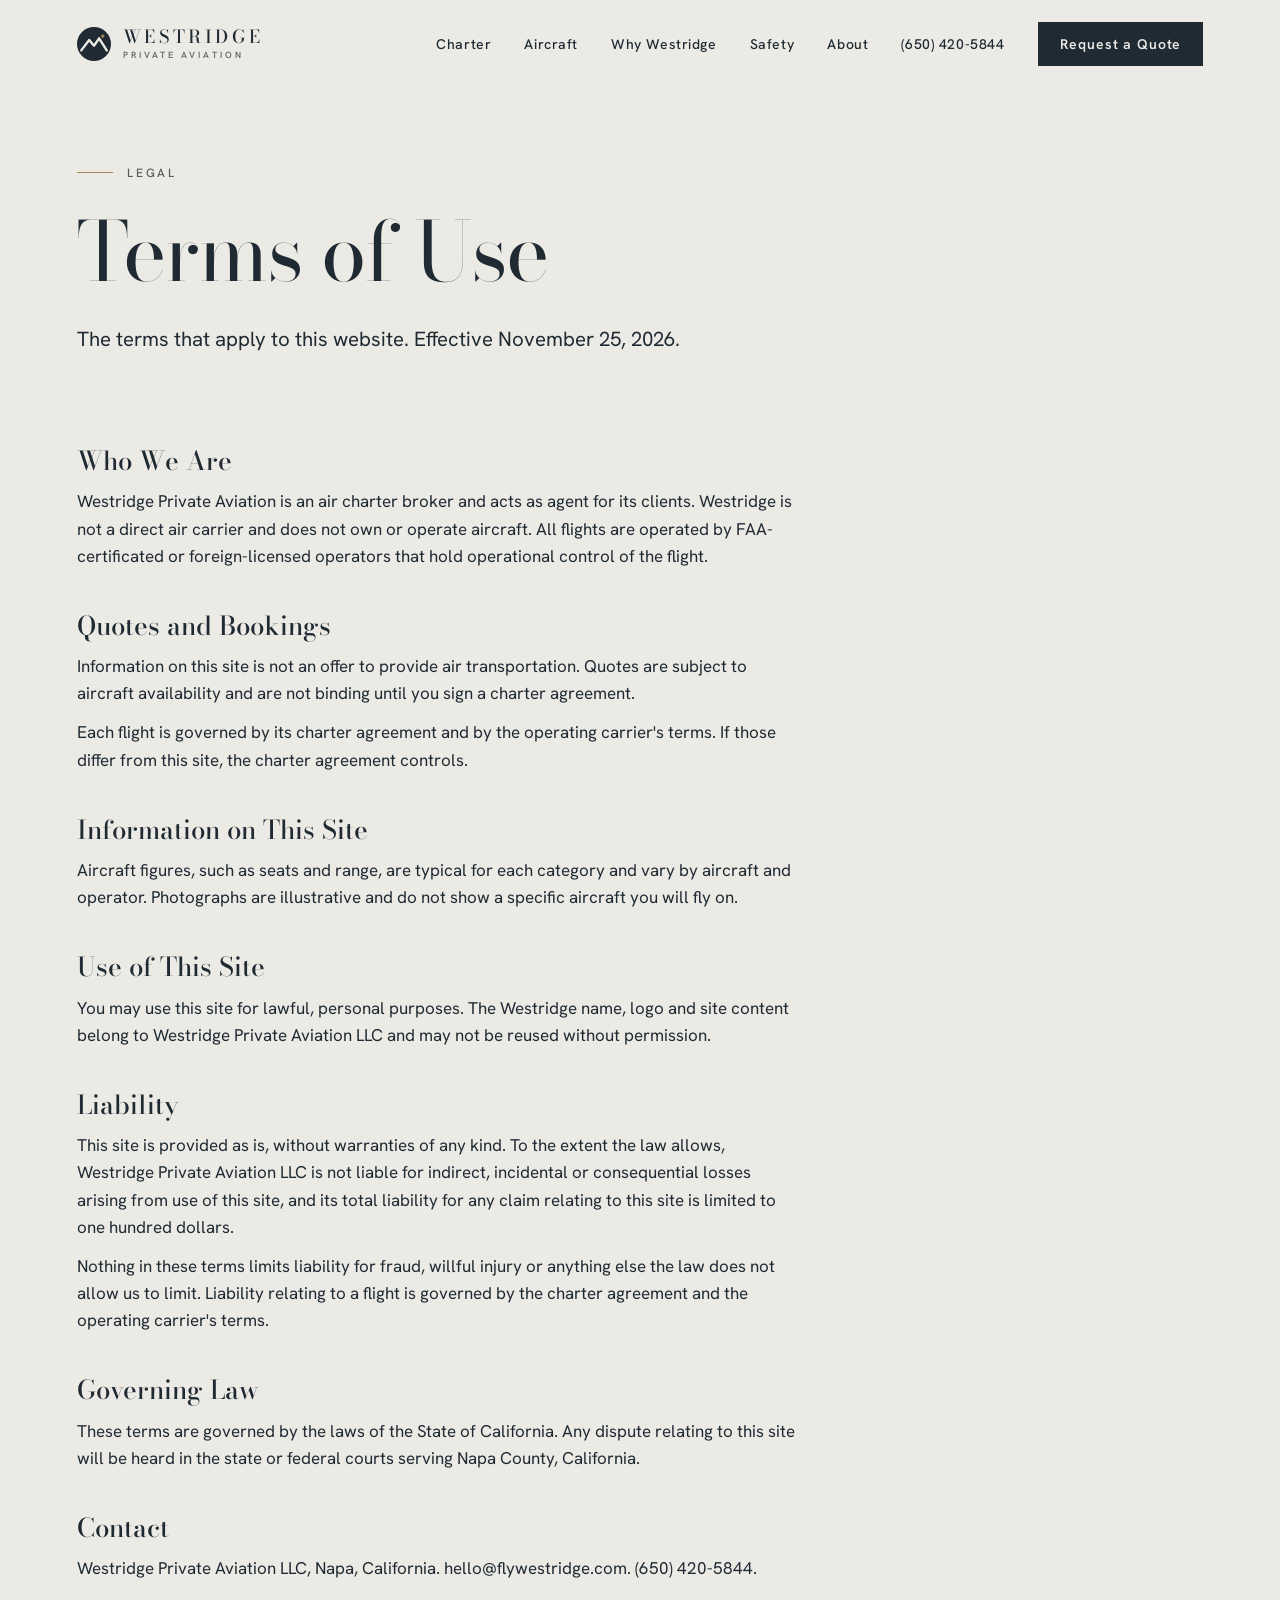
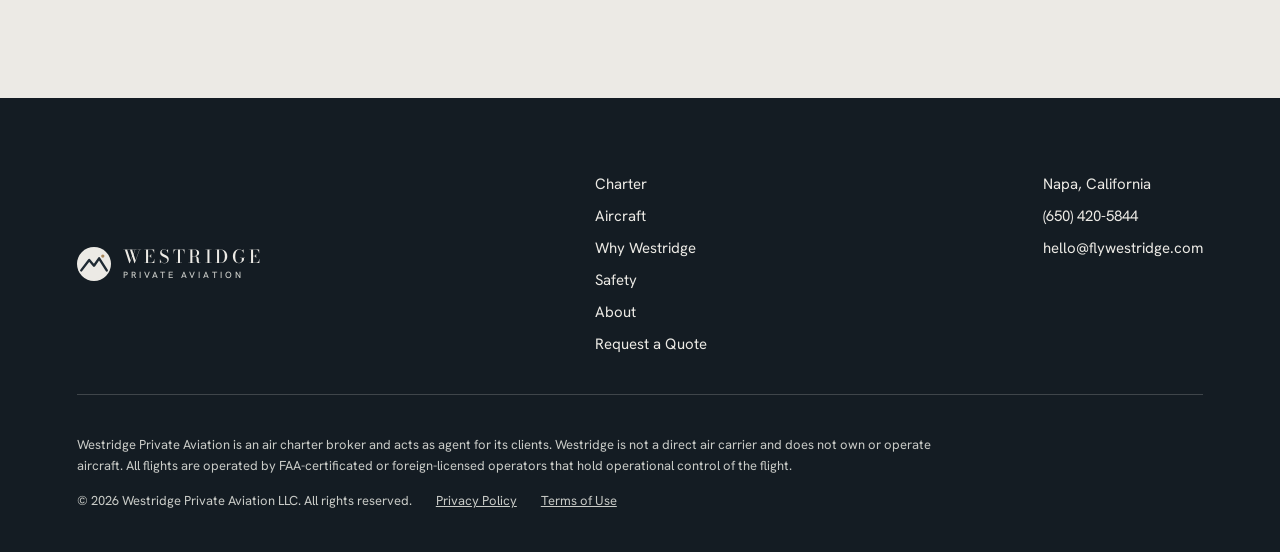
<file: terms.html>
<!doctype html>
<html lang="en">
<head>
<meta charset="utf-8">
<meta name="viewport" content="width=device-width, initial-scale=1">
<title>Terms of Use | Westridge Private Aviation</title>
<meta name="description" content="The terms that apply to flywestridge.com.">
<link rel="icon" href="assets/favicon.svg" type="image/svg+xml">
<script defer src="https://tinylytics.app/js/script.js" data-site="rXrvGGx392UiAE37sNF6"></script>
<link rel="preconnect" href="https://fonts.googleapis.com">
<link rel="preconnect" href="https://fonts.gstatic.com" crossorigin>
<link rel="stylesheet" href="https://fonts.googleapis.com/css2?family=Bodoni+Moda:ital,opsz,wght@0,6..96,400..700;1,6..96,400..700&amp;family=Hanken+Grotesk:wght@400;500;600&amp;display=swap">
<link rel="stylesheet" href="assets/site.css">
<script src="assets/site.js" defer></script>
</head>
<body>
<div style="container-type: inline-size; container-name: page; background: #ECEAE5; color: #1F2A33; font-family: 'Hanken Grotesk', 'Helvetica Neue', Arial, sans-serif; position: relative"><header style="position: relative; background: #ECEAE5; font-family: 'Hanken Grotesk', 'Helvetica Neue', Arial, sans-serif">
<div style="display: flex; align-items: center; justify-content: space-between; gap: 24px; padding: 22px clamp(24px, 6cqw, 96px)">
<a href="index.html" aria-label="Westridge Private Aviation, Home" style="text-decoration: none"><div style="display: flex; align-items: center; gap: 12px"><svg viewBox="0 0 24 24" width="34" height="34" role="img" aria-label="Westridge mark" style="display: block; flex: none"><circle cx="12" cy="12" r="12" fill="#1F2A33"></circle><path d="M3 16.5 L8.6 9.2 L12 13.2 L15.6 8 L21 16.5" fill="none" stroke="#ECEAE5" stroke-width="1.7" stroke-linejoin="round" stroke-linecap="round"></path><circle cx="18.2" cy="6.4" r="1.15" fill="#A9875A"></circle></svg><div style="display: flex; flex-direction: column; align-items: flex-start; gap: 5px"><div style="font-family: 'Bodoni Moda', Didot, 'Times New Roman', serif; font-weight: 500; font-size: 18px; line-height: 1; letter-spacing: 0.2em; margin-right: -0.2em; color: #1F2A33">WESTRIDGE</div><div style="font-family: 'Hanken Grotesk', 'Helvetica Neue', Arial, sans-serif; font-weight: 500; font-size: 9px; line-height: 1; letter-spacing: 0.34em; margin-right: -0.34em; text-transform: uppercase; color: #565C58">Private Aviation</div></div></div></a>
<nav class="w-nav" aria-label="Primary" style="align-items: center; gap: clamp(20px, 2.6cqw, 40px)"><a href="on-demand-charter.html" style="font-size: 14px; font-weight: 500; letter-spacing: 0.04em; color: #1F2A33; text-decoration: none; padding: 6px 0; border-bottom: 1px solid transparent">Charter</a><a href="aircraft.html" style="font-size: 14px; font-weight: 500; letter-spacing: 0.04em; color: #1F2A33; text-decoration: none; padding: 6px 0; border-bottom: 1px solid transparent">Aircraft</a><a href="why-westridge.html" style="font-size: 14px; font-weight: 500; letter-spacing: 0.04em; color: #1F2A33; text-decoration: none; padding: 6px 0; border-bottom: 1px solid transparent">Why Westridge</a><a href="safety.html" style="font-size: 14px; font-weight: 500; letter-spacing: 0.04em; color: #1F2A33; text-decoration: none; padding: 6px 0; border-bottom: 1px solid transparent">Safety</a><a href="about.html" style="font-size: 14px; font-weight: 500; letter-spacing: 0.04em; color: #1F2A33; text-decoration: none; padding: 6px 0; border-bottom: 1px solid transparent">About</a><a href="tel:+16504205844" style="font-size: 14px; font-weight: 500; letter-spacing: 0.04em; color: #1F2A33; white-space: nowrap; text-decoration: none">(650) 420-5844</a><a href="request-a-quote.html" style="display: inline-flex; align-items: center; min-height: 44px; padding: 0 22px; background: #1F2A33; color: #ECEAE5; font-size: 14px; font-weight: 600; letter-spacing: 0.06em; text-decoration: none">Request a Quote</a></nav>
<button class="w-menu" type="button" aria-label="Menu" aria-expanded="false" aria-controls="menu" onclick="var m=document.getElementById('menu');m.hidden=!m.hidden;this.setAttribute('aria-expanded',String(!m.hidden))" style="width: 44px; height: 44px; padding: 0; border: 0; background: transparent; align-items: center; justify-content: center; cursor: pointer"><svg viewBox="0 0 24 24" width="24" height="24" aria-hidden="true"><path d="M3 8h18M3 16h18" stroke="#1F2A33" stroke-width="1.5" fill="none"></path></svg></button>
</div>
<div id="menu" hidden>
<nav class="w-panel" aria-label="Menu" style="flex-direction: column; background: #1F2A33; padding: 8px clamp(24px, 6cqw, 96px) 28px"><a href="on-demand-charter.html" style="font-family: 'Bodoni Moda', Didot, 'Times New Roman', serif; font-size: 26px; color: #ECEAE5; text-decoration: none; padding: 12px 0; border-top: 1px solid rgba(236,234,229,0.2)">Charter</a><a href="aircraft.html" style="font-family: 'Bodoni Moda', Didot, 'Times New Roman', serif; font-size: 26px; color: #ECEAE5; text-decoration: none; padding: 12px 0; border-top: 1px solid rgba(236,234,229,0.2)">Aircraft</a><a href="why-westridge.html" style="font-family: 'Bodoni Moda', Didot, 'Times New Roman', serif; font-size: 26px; color: #ECEAE5; text-decoration: none; padding: 12px 0; border-top: 1px solid rgba(236,234,229,0.2)">Why Westridge</a><a href="safety.html" style="font-family: 'Bodoni Moda', Didot, 'Times New Roman', serif; font-size: 26px; color: #ECEAE5; text-decoration: none; padding: 12px 0; border-top: 1px solid rgba(236,234,229,0.2)">Safety</a><a href="about.html" style="font-family: 'Bodoni Moda', Didot, 'Times New Roman', serif; font-size: 26px; color: #ECEAE5; text-decoration: none; padding: 12px 0; border-top: 1px solid rgba(236,234,229,0.2)">About</a><div style="padding-top: 20px; border-top: 1px solid rgba(236,234,229,0.2)"><a href="request-a-quote.html" style="display: inline-flex; align-items: center; justify-content: center; box-sizing: border-box; min-height: 54px; padding: 0 34px; background: #ECEAE5; color: #1F2A33; font-family: 'Hanken Grotesk', 'Helvetica Neue', Arial, sans-serif; font-size: 15px; font-weight: 600; letter-spacing: 0.06em; text-decoration: none; width: 100%">Request a Quote</a></div></nav>
</div>
</header>
<section style="background: #ECEAE5; padding: clamp(40px, 6cqw, 88px) clamp(24px, 6cqw, 96px) clamp(48px, 7cqw, 96px)"><div style="max-width: 1200px; margin: 0 auto; display: flex; flex-direction: column; gap: clamp(36px, 5cqw, 64px)"><div style="display: flex; flex-direction: column; gap: 28px"><div style="display: flex; align-items: center; gap: 14px"><div style="width: 36px; height: 1px; background: #A9875A; flex: none"></div><div style="font-size: 12px; font-weight: 500; letter-spacing: 0.24em; text-transform: uppercase; color: #565C58">Legal</div></div><h1 style="margin: 0; font-family: 'Bodoni Moda', Didot, 'Times New Roman', serif; font-weight: 400; font-size: clamp(40px, 6.4cqw, 84px); line-height: 1.05; letter-spacing: -0.012em; color: #1F2A33; text-wrap: balance">Terms of Use</h1><p style="margin: 0; max-width: 640px; font-size: clamp(18px, 1.6cqw, 21px); line-height: 1.6; color: #1F2A33; text-wrap: pretty">The terms that apply to this website. Effective November 25, 2026.</p></div></div></section>
<section style="background: #ECEAE5; padding: 0px clamp(24px, 6cqw, 96px) clamp(64px, 9cqw, 128px)"><div style="max-width: 1200px; margin: 0 auto; display: flex; flex-direction: column; gap: clamp(36px, 5cqw, 64px)"><div style="display: flex; flex-direction: column; gap: 40px"><div style="display: flex; flex-direction: column; gap: 12px"><h3 style="margin: 0; font-family: 'Bodoni Moda', Didot, 'Times New Roman', serif; font-weight: 500; font-size: 26px; line-height: 1.2; color: #1F2A33">Who We Are</h3><p style="margin: 0; max-width: 720px; font-size: 17px; line-height: 1.6; color: #1F2A33; text-wrap: pretty">Westridge Private Aviation is an air charter broker and acts as agent for its clients. Westridge is not a direct air carrier and does not own or operate aircraft. All flights are operated by FAA-certificated or foreign-licensed operators that hold operational control of the flight.</p></div><div style="display: flex; flex-direction: column; gap: 12px"><h3 style="margin: 0; font-family: 'Bodoni Moda', Didot, 'Times New Roman', serif; font-weight: 500; font-size: 26px; line-height: 1.2; color: #1F2A33">Quotes and Bookings</h3><p style="margin: 0; max-width: 720px; font-size: 17px; line-height: 1.6; color: #1F2A33; text-wrap: pretty">Information on this site is not an offer to provide air transportation. Quotes are subject to aircraft availability and are not binding until you sign a charter agreement.</p><p style="margin: 0; max-width: 720px; font-size: 17px; line-height: 1.6; color: #1F2A33; text-wrap: pretty">Each flight is governed by its charter agreement and by the operating carrier's terms. If those differ from this site, the charter agreement controls.</p></div><div style="display: flex; flex-direction: column; gap: 12px"><h3 style="margin: 0; font-family: 'Bodoni Moda', Didot, 'Times New Roman', serif; font-weight: 500; font-size: 26px; line-height: 1.2; color: #1F2A33">Information on This Site</h3><p style="margin: 0; max-width: 720px; font-size: 17px; line-height: 1.6; color: #1F2A33; text-wrap: pretty">Aircraft figures, such as seats and range, are typical for each category and vary by aircraft and operator. Photographs are illustrative and do not show a specific aircraft you will fly on.</p></div><div style="display: flex; flex-direction: column; gap: 12px"><h3 style="margin: 0; font-family: 'Bodoni Moda', Didot, 'Times New Roman', serif; font-weight: 500; font-size: 26px; line-height: 1.2; color: #1F2A33">Use of This Site</h3><p style="margin: 0; max-width: 720px; font-size: 17px; line-height: 1.6; color: #1F2A33; text-wrap: pretty">You may use this site for lawful, personal purposes. The Westridge name, logo and site content belong to Westridge Private Aviation LLC and may not be reused without permission.</p></div><div style="display: flex; flex-direction: column; gap: 12px"><h3 style="margin: 0; font-family: 'Bodoni Moda', Didot, 'Times New Roman', serif; font-weight: 500; font-size: 26px; line-height: 1.2; color: #1F2A33">Liability</h3><p style="margin: 0; max-width: 720px; font-size: 17px; line-height: 1.6; color: #1F2A33; text-wrap: pretty">This site is provided as is, without warranties of any kind. To the extent the law allows, Westridge Private Aviation LLC is not liable for indirect, incidental or consequential losses arising from use of this site, and its total liability for any claim relating to this site is limited to one hundred dollars.</p><p style="margin: 0; max-width: 720px; font-size: 17px; line-height: 1.6; color: #1F2A33; text-wrap: pretty">Nothing in these terms limits liability for fraud, willful injury or anything else the law does not allow us to limit. Liability relating to a flight is governed by the charter agreement and the operating carrier's terms.</p></div><div style="display: flex; flex-direction: column; gap: 12px"><h3 style="margin: 0; font-family: 'Bodoni Moda', Didot, 'Times New Roman', serif; font-weight: 500; font-size: 26px; line-height: 1.2; color: #1F2A33">Governing Law</h3><p style="margin: 0; max-width: 720px; font-size: 17px; line-height: 1.6; color: #1F2A33; text-wrap: pretty">These terms are governed by the laws of the State of California. Any dispute relating to this site will be heard in the state or federal courts serving Napa County, California.</p></div><div style="display: flex; flex-direction: column; gap: 12px"><h3 style="margin: 0; font-family: 'Bodoni Moda', Didot, 'Times New Roman', serif; font-weight: 500; font-size: 26px; line-height: 1.2; color: #1F2A33">Contact</h3><p style="margin: 0; max-width: 720px; font-size: 17px; line-height: 1.6; color: #1F2A33; text-wrap: pretty">Westridge Private Aviation LLC, Napa, California. hello@flywestridge.com. (650) 420-5844.</p></div></div></div></section>
<footer style="background: #141C23; padding: clamp(48px, 6cqw, 80px) clamp(24px, 6cqw, 96px) 40px; font-family: 'Hanken Grotesk', 'Helvetica Neue', Arial, sans-serif">
<div style="max-width: 1200px; margin: 0 auto; display: flex; flex-direction: column; gap: 40px">
<div style="display: flex; flex-wrap: wrap; justify-content: space-between; gap: 40px">
<div style="display: flex; align-items: center; gap: 12px"><svg viewBox="0 0 24 24" width="34" height="34" role="img" aria-label="Westridge mark" style="display: block; flex: none"><circle cx="12" cy="12" r="12" fill="#ECEAE5"></circle><path d="M3 16.5 L8.6 9.2 L12 13.2 L15.6 8 L21 16.5" fill="none" stroke="#1F2A33" stroke-width="1.7" stroke-linejoin="round" stroke-linecap="round"></path><circle cx="18.2" cy="6.4" r="1.15" fill="#A9875A"></circle></svg><div style="display: flex; flex-direction: column; align-items: flex-start; gap: 5px"><div style="font-family: 'Bodoni Moda', Didot, 'Times New Roman', serif; font-weight: 500; font-size: 18px; line-height: 1; letter-spacing: 0.2em; margin-right: -0.2em; color: #ECEAE5">WESTRIDGE</div><div style="font-family: 'Hanken Grotesk', 'Helvetica Neue', Arial, sans-serif; font-weight: 500; font-size: 9px; line-height: 1; letter-spacing: 0.34em; margin-right: -0.34em; text-transform: uppercase; color: #C9CBC7">Private Aviation</div></div></div>
<nav aria-label="Footer" style="display: flex; flex-direction: column; gap: 12px"><a href="on-demand-charter.html" style="font-size: 15px; color: #ECEAE5; text-decoration: none">Charter</a><a href="aircraft.html" style="font-size: 15px; color: #ECEAE5; text-decoration: none">Aircraft</a><a href="why-westridge.html" style="font-size: 15px; color: #ECEAE5; text-decoration: none">Why Westridge</a><a href="safety.html" style="font-size: 15px; color: #ECEAE5; text-decoration: none">Safety</a><a href="about.html" style="font-size: 15px; color: #ECEAE5; text-decoration: none">About</a><a href="request-a-quote.html" style="font-size: 15px; color: #ECEAE5; text-decoration: none">Request a Quote</a></nav>
<div style="display: flex; flex-direction: column; gap: 12px; font-size: 15px; color: #ECEAE5"><div>Napa, California</div><a href="tel:+16504205844" style="color: #ECEAE5; text-decoration: none">(650) 420-5844</a><a href="mailto:hello@flywestridge.com" style="color: #ECEAE5; text-decoration: none">hello@flywestridge.com</a></div>
</div>
<div style="height: 1px; background: rgba(236,234,229,0.2)"></div>
<div style="display: flex; flex-direction: column; gap: 14px; font-size: 13px; line-height: 1.6; color: #C9CBC7; max-width: 860px">
<p style="margin: 0">Westridge Private Aviation is an air charter broker and acts as agent for its clients. Westridge is not a direct air carrier and does not own or operate aircraft. All flights are operated by FAA-certificated or foreign-licensed operators that hold operational control of the flight.</p>
<div style="display: flex; flex-wrap: wrap; gap: 8px 24px"><span>© 2026 Westridge Private Aviation LLC. All rights reserved.</span><a href="privacy.html" style="color: #C9CBC7">Privacy Policy</a><a href="terms.html" style="color: #C9CBC7">Terms of Use</a></div>
</div>
</div>
</footer></div>
</body>
</html>
</file>
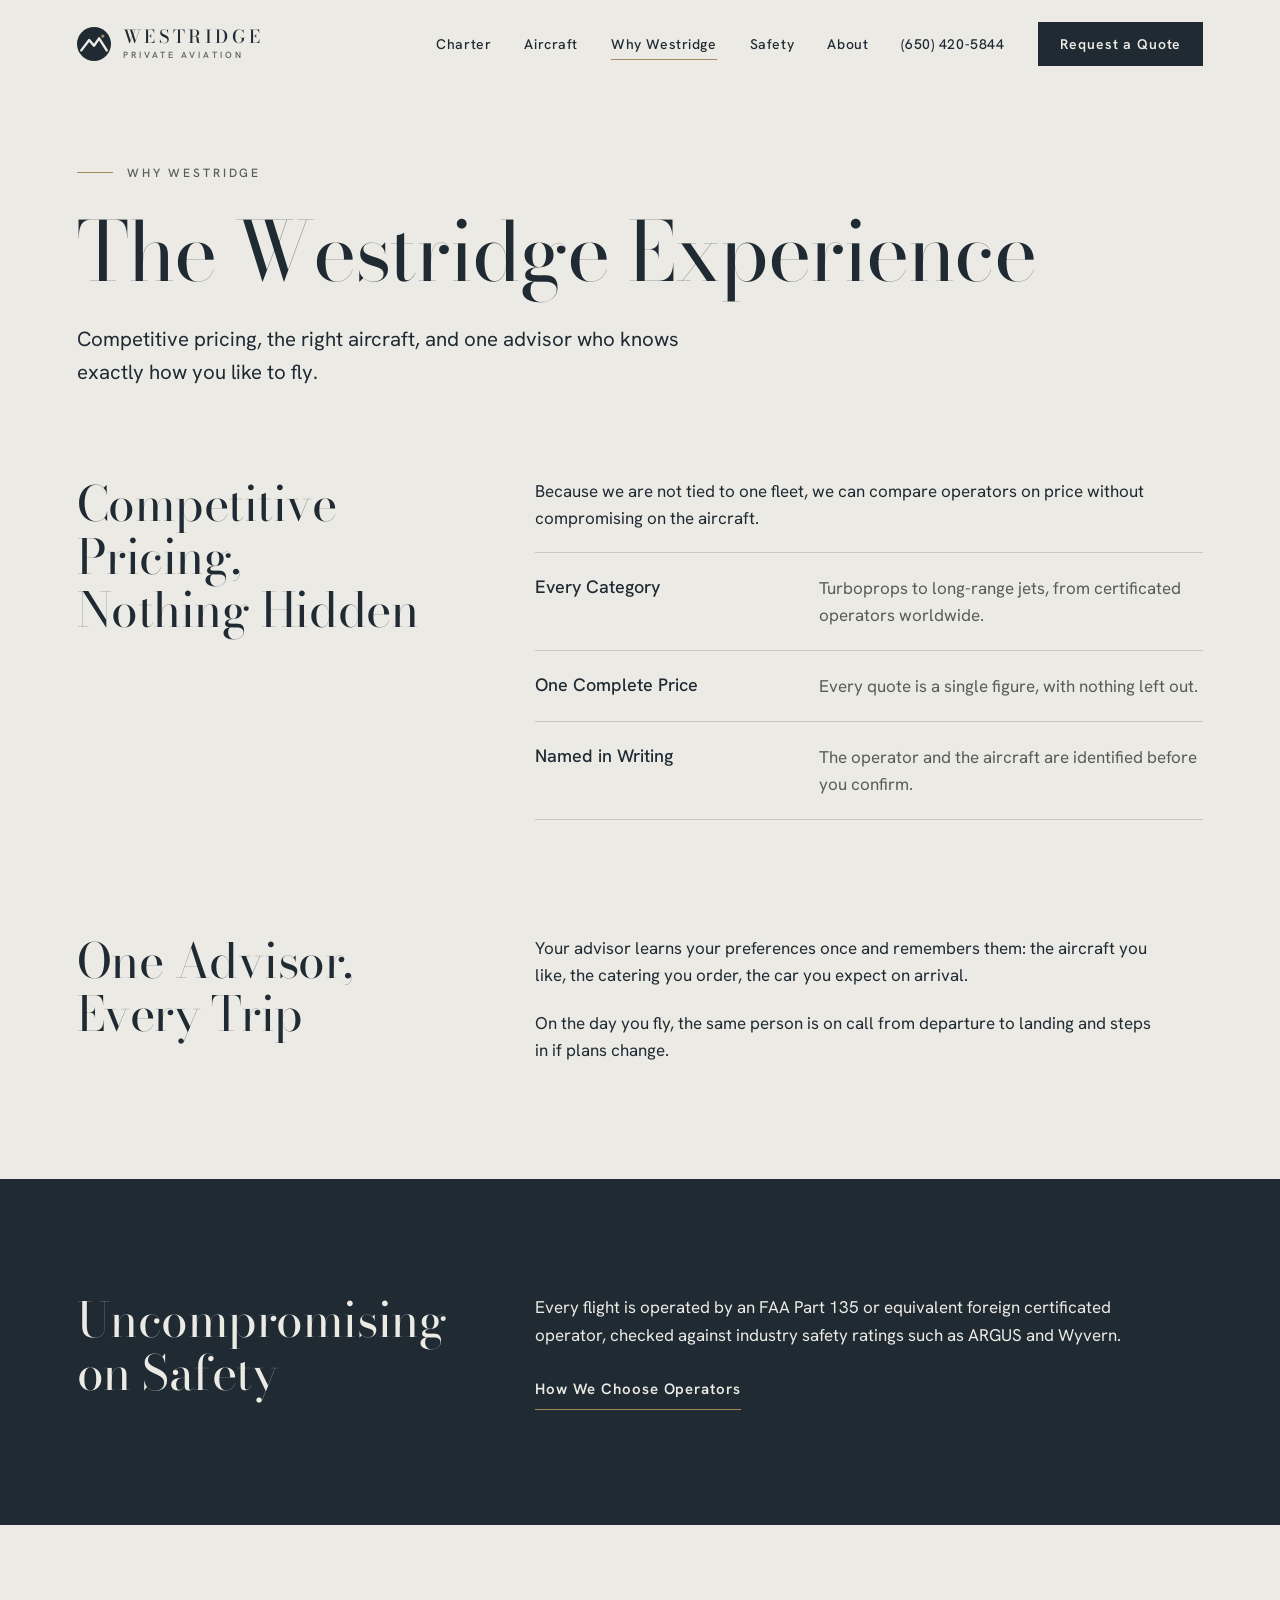
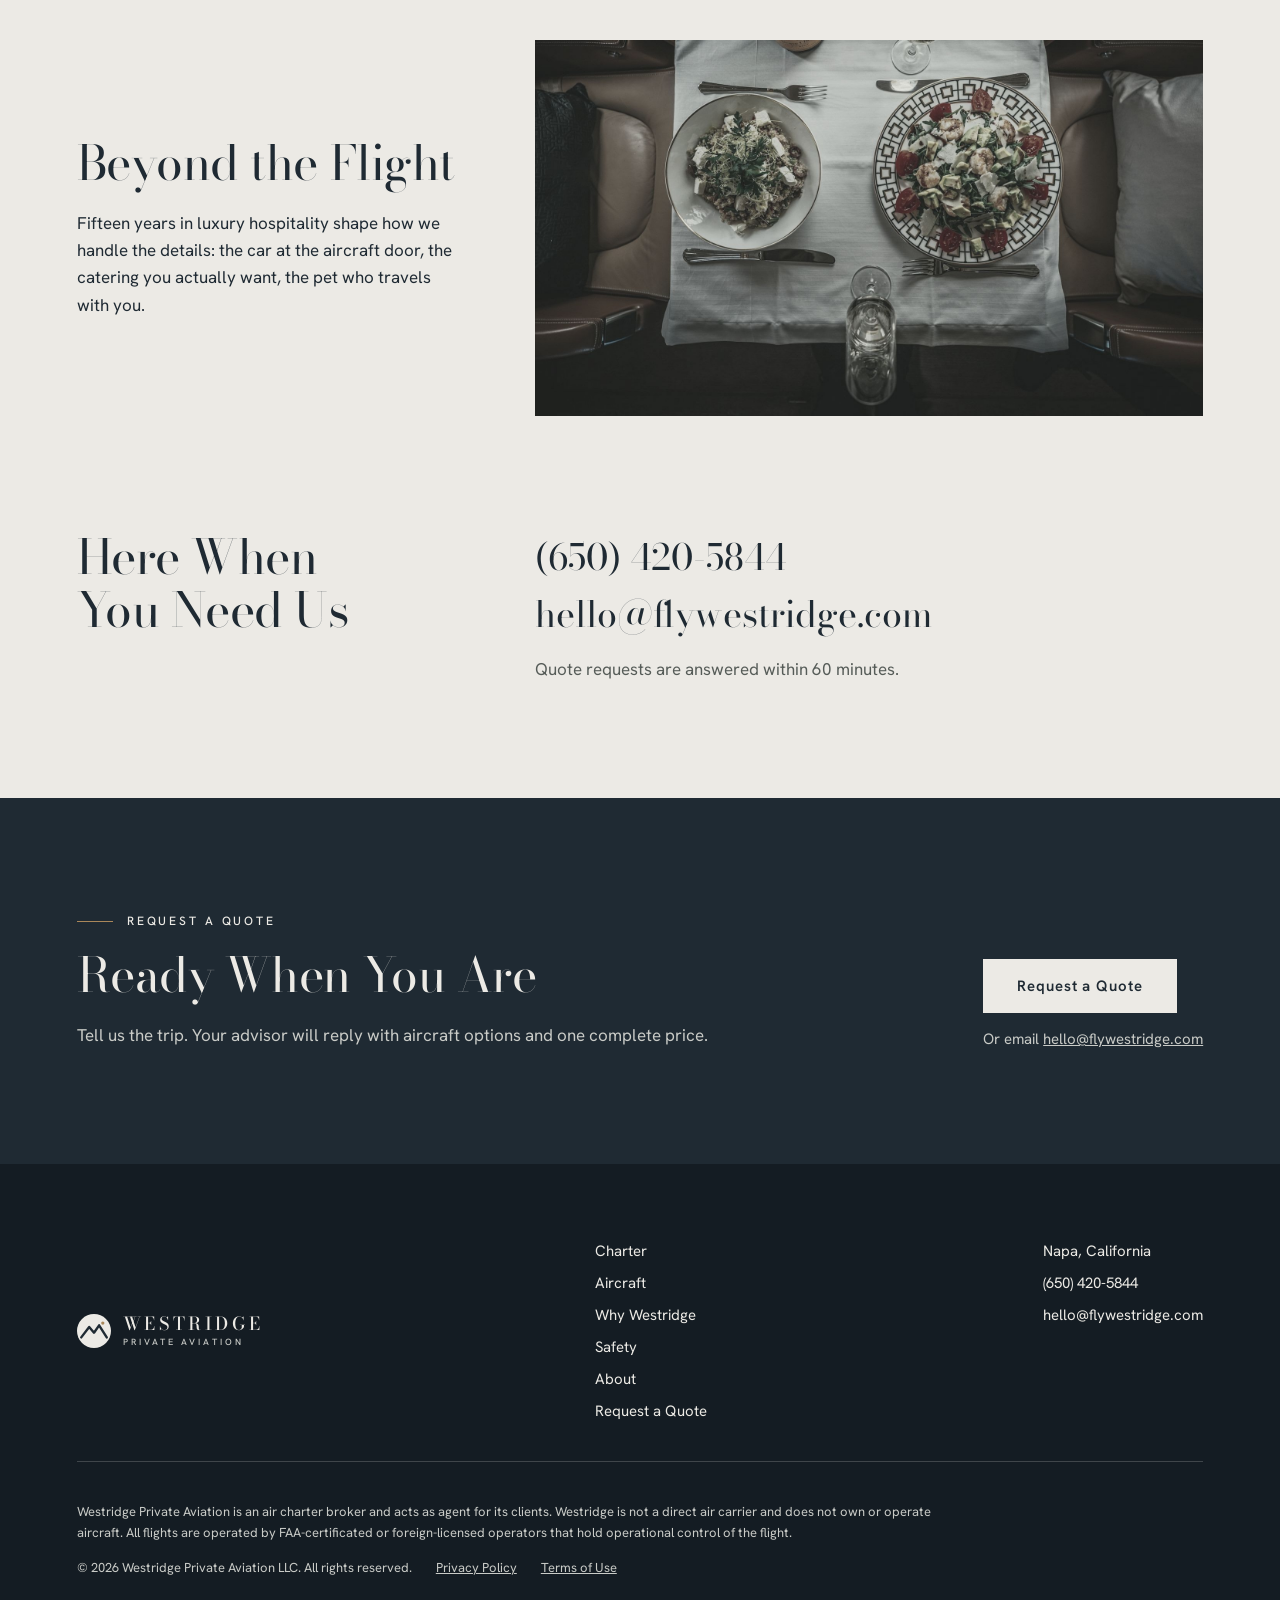
<file: why-westridge.html>
<!doctype html>
<html lang="en">
<head>
<meta charset="utf-8">
<meta name="viewport" content="width=device-width, initial-scale=1">
<title>Why Westridge | Westridge Private Aviation</title>
<meta name="description" content="Competitive pricing, nothing hidden and one dedicated advisor on every trip.">
<link rel="icon" href="assets/favicon.svg" type="image/svg+xml">
<script defer src="https://tinylytics.app/js/script.js" data-site="rXrvGGx392UiAE37sNF6"></script>
<link rel="preconnect" href="https://fonts.googleapis.com">
<link rel="preconnect" href="https://fonts.gstatic.com" crossorigin>
<link rel="stylesheet" href="https://fonts.googleapis.com/css2?family=Bodoni+Moda:ital,opsz,wght@0,6..96,400..700;1,6..96,400..700&amp;family=Hanken+Grotesk:wght@400;500;600&amp;display=swap">
<link rel="stylesheet" href="assets/site.css">
<script src="assets/site.js" defer></script>
</head>
<body>
<div style="container-type: inline-size; container-name: page; background: #ECEAE5; color: #1F2A33; font-family: 'Hanken Grotesk', 'Helvetica Neue', Arial, sans-serif; position: relative"><header style="position: relative; background: #ECEAE5; font-family: 'Hanken Grotesk', 'Helvetica Neue', Arial, sans-serif">
<div style="display: flex; align-items: center; justify-content: space-between; gap: 24px; padding: 22px clamp(24px, 6cqw, 96px)">
<a href="index.html" aria-label="Westridge Private Aviation, Home" style="text-decoration: none"><div style="display: flex; align-items: center; gap: 12px"><svg viewBox="0 0 24 24" width="34" height="34" role="img" aria-label="Westridge mark" style="display: block; flex: none"><circle cx="12" cy="12" r="12" fill="#1F2A33"></circle><path d="M3 16.5 L8.6 9.2 L12 13.2 L15.6 8 L21 16.5" fill="none" stroke="#ECEAE5" stroke-width="1.7" stroke-linejoin="round" stroke-linecap="round"></path><circle cx="18.2" cy="6.4" r="1.15" fill="#A9875A"></circle></svg><div style="display: flex; flex-direction: column; align-items: flex-start; gap: 5px"><div style="font-family: 'Bodoni Moda', Didot, 'Times New Roman', serif; font-weight: 500; font-size: 18px; line-height: 1; letter-spacing: 0.2em; margin-right: -0.2em; color: #1F2A33">WESTRIDGE</div><div style="font-family: 'Hanken Grotesk', 'Helvetica Neue', Arial, sans-serif; font-weight: 500; font-size: 9px; line-height: 1; letter-spacing: 0.34em; margin-right: -0.34em; text-transform: uppercase; color: #565C58">Private Aviation</div></div></div></a>
<nav class="w-nav" aria-label="Primary" style="align-items: center; gap: clamp(20px, 2.6cqw, 40px)"><a href="on-demand-charter.html" style="font-size: 14px; font-weight: 500; letter-spacing: 0.04em; color: #1F2A33; text-decoration: none; padding: 6px 0; border-bottom: 1px solid transparent">Charter</a><a href="aircraft.html" style="font-size: 14px; font-weight: 500; letter-spacing: 0.04em; color: #1F2A33; text-decoration: none; padding: 6px 0; border-bottom: 1px solid transparent">Aircraft</a><a href="why-westridge.html" style="font-size: 14px; font-weight: 500; letter-spacing: 0.04em; color: #1F2A33; text-decoration: none; padding: 6px 0; border-bottom: 1px solid #A9875A">Why Westridge</a><a href="safety.html" style="font-size: 14px; font-weight: 500; letter-spacing: 0.04em; color: #1F2A33; text-decoration: none; padding: 6px 0; border-bottom: 1px solid transparent">Safety</a><a href="about.html" style="font-size: 14px; font-weight: 500; letter-spacing: 0.04em; color: #1F2A33; text-decoration: none; padding: 6px 0; border-bottom: 1px solid transparent">About</a><a href="tel:+16504205844" style="font-size: 14px; font-weight: 500; letter-spacing: 0.04em; color: #1F2A33; white-space: nowrap; text-decoration: none">(650) 420-5844</a><a href="request-a-quote.html" style="display: inline-flex; align-items: center; min-height: 44px; padding: 0 22px; background: #1F2A33; color: #ECEAE5; font-size: 14px; font-weight: 600; letter-spacing: 0.06em; text-decoration: none">Request a Quote</a></nav>
<button class="w-menu" type="button" aria-label="Menu" aria-expanded="false" aria-controls="menu" onclick="var m=document.getElementById('menu');m.hidden=!m.hidden;this.setAttribute('aria-expanded',String(!m.hidden))" style="width: 44px; height: 44px; padding: 0; border: 0; background: transparent; align-items: center; justify-content: center; cursor: pointer"><svg viewBox="0 0 24 24" width="24" height="24" aria-hidden="true"><path d="M3 8h18M3 16h18" stroke="#1F2A33" stroke-width="1.5" fill="none"></path></svg></button>
</div>
<div id="menu" hidden>
<nav class="w-panel" aria-label="Menu" style="flex-direction: column; background: #1F2A33; padding: 8px clamp(24px, 6cqw, 96px) 28px"><a href="on-demand-charter.html" style="font-family: 'Bodoni Moda', Didot, 'Times New Roman', serif; font-size: 26px; color: #ECEAE5; text-decoration: none; padding: 12px 0; border-top: 1px solid rgba(236,234,229,0.2)">Charter</a><a href="aircraft.html" style="font-family: 'Bodoni Moda', Didot, 'Times New Roman', serif; font-size: 26px; color: #ECEAE5; text-decoration: none; padding: 12px 0; border-top: 1px solid rgba(236,234,229,0.2)">Aircraft</a><a href="why-westridge.html" style="font-family: 'Bodoni Moda', Didot, 'Times New Roman', serif; font-size: 26px; color: #ECEAE5; text-decoration: none; padding: 12px 0; border-top: 1px solid rgba(236,234,229,0.2)">Why Westridge</a><a href="safety.html" style="font-family: 'Bodoni Moda', Didot, 'Times New Roman', serif; font-size: 26px; color: #ECEAE5; text-decoration: none; padding: 12px 0; border-top: 1px solid rgba(236,234,229,0.2)">Safety</a><a href="about.html" style="font-family: 'Bodoni Moda', Didot, 'Times New Roman', serif; font-size: 26px; color: #ECEAE5; text-decoration: none; padding: 12px 0; border-top: 1px solid rgba(236,234,229,0.2)">About</a><div style="padding-top: 20px; border-top: 1px solid rgba(236,234,229,0.2)"><a href="request-a-quote.html" style="display: inline-flex; align-items: center; justify-content: center; box-sizing: border-box; min-height: 54px; padding: 0 34px; background: #ECEAE5; color: #1F2A33; font-family: 'Hanken Grotesk', 'Helvetica Neue', Arial, sans-serif; font-size: 15px; font-weight: 600; letter-spacing: 0.06em; text-decoration: none; width: 100%">Request a Quote</a></div></nav>
</div>
</header>
<section style="background: #ECEAE5; padding: clamp(40px, 6cqw, 88px) clamp(24px, 6cqw, 96px) clamp(48px, 7cqw, 96px)"><div style="max-width: 1200px; margin: 0 auto; display: flex; flex-direction: column; gap: clamp(36px, 5cqw, 64px)"><div style="display: flex; flex-direction: column; gap: 28px"><div style="display: flex; align-items: center; gap: 14px"><div style="width: 36px; height: 1px; background: #A9875A; flex: none"></div><div style="font-size: 12px; font-weight: 500; letter-spacing: 0.24em; text-transform: uppercase; color: #565C58">Why Westridge</div></div><h1 style="margin: 0; font-family: 'Bodoni Moda', Didot, 'Times New Roman', serif; font-weight: 400; font-size: clamp(40px, 6.4cqw, 84px); line-height: 1.05; letter-spacing: -0.012em; color: #1F2A33; text-wrap: balance">The Westridge Experience</h1><p style="margin: 0; max-width: 640px; font-size: clamp(18px, 1.6cqw, 21px); line-height: 1.6; color: #1F2A33; text-wrap: pretty">Competitive pricing, the right aircraft, and one advisor who knows exactly how you like to fly.</p></div></div></section>
<section style="background: #ECEAE5; padding: 0px clamp(24px, 6cqw, 96px) clamp(64px, 9cqw, 128px)"><div style="max-width: 1200px; margin: 0 auto; display: flex; flex-direction: column; gap: clamp(36px, 5cqw, 64px)"><div style="display: flex; flex-wrap: wrap; gap: clamp(28px, 5cqw, 80px); align-items: flex-start"><div style="flex: 1 1 300px; min-width: 0; display: flex; flex-direction: column; gap: 20px"><h2 style="margin: 0; font-family: 'Bodoni Moda', Didot, 'Times New Roman', serif; font-weight: 400; font-size: clamp(30px, 4cqw, 48px); line-height: 1.1; letter-spacing: -0.01em; color: #1F2A33; text-wrap: balance">Competitive Pricing, Nothing Hidden</h2></div><div style="flex: 2 1 480px; min-width: 0; display: flex; flex-direction: column; gap: 20px"><p style="margin: 0; max-width: 620px; font-size: 17px; line-height: 1.6; color: #1F2A33; text-wrap: pretty">Because we are not tied to one fleet, we can compare operators on price without compromising on the aircraft.</p><div style="display: flex; flex-direction: column"><div style="display: flex; flex-wrap: wrap; gap: 8px 32px; padding: 22px 0; border-top: 1px solid rgba(31,42,51,0.18)"><div style="flex: 1 1 220px; min-width: 0; font-size: 18px; font-weight: 500; color: #1F2A33">Every Category</div><div style="flex: 2 1 320px; min-width: 0; font-size: 17px; line-height: 1.55; color: #565C58">Turboprops to long-range jets, from certificated operators worldwide.</div></div><div style="display: flex; flex-wrap: wrap; gap: 8px 32px; padding: 22px 0; border-top: 1px solid rgba(31,42,51,0.18)"><div style="flex: 1 1 220px; min-width: 0; font-size: 18px; font-weight: 500; color: #1F2A33">One Complete Price</div><div style="flex: 2 1 320px; min-width: 0; font-size: 17px; line-height: 1.55; color: #565C58">Every quote is a single figure, with nothing left out.</div></div><div style="display: flex; flex-wrap: wrap; gap: 8px 32px; padding: 22px 0; border-top: 1px solid rgba(31,42,51,0.18)"><div style="flex: 1 1 220px; min-width: 0; font-size: 18px; font-weight: 500; color: #1F2A33">Named in Writing</div><div style="flex: 2 1 320px; min-width: 0; font-size: 17px; line-height: 1.55; color: #565C58">The operator and the aircraft are identified before you confirm.</div></div><div style="border-top: 1px solid rgba(31,42,51,0.18)"></div></div></div></div></div></section>
<section style="background: #ECEAE5; padding: 0px clamp(24px, 6cqw, 96px) clamp(64px, 9cqw, 128px)"><div style="max-width: 1200px; margin: 0 auto; display: flex; flex-direction: column; gap: clamp(36px, 5cqw, 64px)"><div style="display: flex; flex-wrap: wrap; gap: clamp(28px, 5cqw, 80px); align-items: flex-start"><div style="flex: 1 1 300px; min-width: 0; display: flex; flex-direction: column; gap: 20px"><h2 style="margin: 0; font-family: 'Bodoni Moda', Didot, 'Times New Roman', serif; font-weight: 400; font-size: clamp(30px, 4cqw, 48px); line-height: 1.1; letter-spacing: -0.01em; color: #1F2A33; text-wrap: balance">One Advisor, Every Trip</h2></div><div style="flex: 2 1 480px; min-width: 0; display: flex; flex-direction: column; gap: 20px"><p style="margin: 0; max-width: 620px; font-size: 17px; line-height: 1.6; color: #1F2A33; text-wrap: pretty">Your advisor learns your preferences once and remembers them: the aircraft you like, the catering you order, the car you expect on arrival.</p><p style="margin: 0; max-width: 620px; font-size: 17px; line-height: 1.6; color: #1F2A33; text-wrap: pretty">On the day you fly, the same person is on call from departure to landing and steps in if plans change.</p></div></div></div></section>
<section style="background: #1F2A33; padding: clamp(64px, 9cqw, 128px) clamp(24px, 6cqw, 96px) clamp(64px, 9cqw, 128px)"><div style="max-width: 1200px; margin: 0 auto; display: flex; flex-direction: column; gap: clamp(36px, 5cqw, 64px)"><div style="display: flex; flex-wrap: wrap; gap: clamp(28px, 5cqw, 80px); align-items: flex-start"><div style="flex: 1 1 300px; min-width: 0; display: flex; flex-direction: column; gap: 20px"><h2 style="margin: 0; font-family: 'Bodoni Moda', Didot, 'Times New Roman', serif; font-weight: 400; font-size: clamp(30px, 4cqw, 48px); line-height: 1.1; letter-spacing: -0.01em; color: #ECEAE5; text-wrap: balance">Uncompromising on Safety</h2></div><div style="flex: 2 1 480px; min-width: 0; display: flex; flex-direction: column; gap: 20px"><p style="margin: 0; max-width: 620px; font-size: 17px; line-height: 1.6; color: #ECEAE5; text-wrap: pretty">Every flight is operated by an FAA Part 135 or equivalent foreign certificated operator, checked against industry safety ratings such as ARGUS and Wyvern.</p><div><a href="safety.html" style="display: inline-flex; align-items: center; font-size: 15px; font-weight: 600; letter-spacing: 0.06em; color: #ECEAE5; text-decoration: none; padding: 10px 0; border-bottom: 1px solid #A9875A">How We Choose Operators</a></div></div></div></div></section>
<section style="background: #ECEAE5; padding: clamp(64px, 9cqw, 128px) clamp(24px, 6cqw, 96px) clamp(64px, 9cqw, 128px)"><div style="max-width: 1200px; margin: 0 auto; display: flex; flex-direction: column; gap: clamp(36px, 5cqw, 64px)"><div style="display: flex; flex-wrap: wrap; gap: clamp(28px, 5cqw, 80px); align-items: center"><div style="flex: 1 1 300px; min-width: 0; display: flex; flex-direction: column; gap: 20px"><h2 style="margin: 0; font-family: 'Bodoni Moda', Didot, 'Times New Roman', serif; font-weight: 400; font-size: clamp(30px, 4cqw, 48px); line-height: 1.1; letter-spacing: -0.01em; color: #1F2A33; text-wrap: balance">Beyond the Flight</h2><p style="margin: 0; max-width: 460px; font-size: 17px; line-height: 1.6; color: #1F2A33; text-wrap: pretty">Fifteen years in luxury hospitality shape how we handle the details: the car at the aircraft door, the catering you actually want, the pet who travels with you.</p></div><div style="flex: 2 1 480px; min-width: 0; display: flex; flex-direction: column; gap: 20px"><img loading="lazy" decoding="async" src="assets/img/j-table.jpg" alt="Lunch set at a table in a private jet cabin" style="display: block; width: 100%; aspect-ratio: 16 / 9;  object-fit: cover; object-position: 50% 40%"></div></div></div></section>
<section style="background: #ECEAE5; padding: 0px clamp(24px, 6cqw, 96px) clamp(64px, 9cqw, 128px)"><div style="max-width: 1200px; margin: 0 auto; display: flex; flex-direction: column; gap: clamp(36px, 5cqw, 64px)"><div style="display: flex; flex-wrap: wrap; gap: clamp(28px, 5cqw, 80px); align-items: flex-start"><div style="flex: 1 1 300px; min-width: 0; display: flex; flex-direction: column; gap: 20px"><h2 style="margin: 0; font-family: 'Bodoni Moda', Didot, 'Times New Roman', serif; font-weight: 400; font-size: clamp(30px, 4cqw, 48px); line-height: 1.1; letter-spacing: -0.01em; color: #1F2A33; text-wrap: balance">Here When You Need Us</h2></div><div style="flex: 2 1 480px; min-width: 0; display: flex; flex-direction: column; gap: 20px"><div style="display: flex; flex-direction: column; gap: 14px; padding-top: 4px"><a href="tel:+16504205844" style="font-family: 'Bodoni Moda', Didot, 'Times New Roman', serif; font-size: clamp(24px, 3cqw, 36px); line-height: 1.2; color: #1F2A33; text-decoration: none; overflow-wrap: anywhere">(650) 420-5844</a><a href="mailto:hello@flywestridge.com" style="font-family: 'Bodoni Moda', Didot, 'Times New Roman', serif; font-size: clamp(24px, 3cqw, 36px); line-height: 1.2; color: #1F2A33; text-decoration: none; overflow-wrap: anywhere">hello@flywestridge.com</a></div><p style="margin: 0; max-width: 640px; font-size: 17px; line-height: 1.6; color: #565C58; text-wrap: pretty">Quote requests are answered within 60 minutes.</p></div></div></div></section>
<section style="background: #1F2A33; padding: clamp(64px, 9cqw, 120px) clamp(24px, 6cqw, 96px)">
<div style="max-width: 1200px; margin: 0 auto; display: flex; flex-wrap: wrap; align-items: flex-end; justify-content: space-between; gap: 36px">
<div style="display: flex; flex-direction: column; gap: 20px; flex: 1 1 420px; min-width: 0"><div style="display: flex; align-items: center; gap: 14px"><div style="width: 36px; height: 1px; background: #A9875A; flex: none"></div><div style="font-size: 12px; font-weight: 500; letter-spacing: 0.24em; text-transform: uppercase; color: #ECEAE5">Request a Quote</div></div><h2 style="margin: 0; font-family: 'Bodoni Moda', Didot, 'Times New Roman', serif; font-weight: 400; font-size: clamp(30px, 4cqw, 48px); line-height: 1.1; letter-spacing: -0.01em; color: #ECEAE5; text-wrap: balance">Ready When You Are</h2><p style="margin: 0; max-width: 640px; font-size: 17px; line-height: 1.6; color: #C9CBC7; text-wrap: pretty">Tell us the trip. Your advisor will reply with aircraft options and one complete price.</p></div>
<div style="display: flex; flex-direction: column; gap: 16px; align-items: flex-start"><a href="request-a-quote.html" style="display: inline-flex; align-items: center; justify-content: center; box-sizing: border-box; min-height: 54px; padding: 0 34px; background: #ECEAE5; color: #1F2A33; font-family: 'Hanken Grotesk', 'Helvetica Neue', Arial, sans-serif; font-size: 15px; font-weight: 600; letter-spacing: 0.06em; text-decoration: none; ">Request a Quote</a><div style="font-size: 15px; color: #C9CBC7">Or email <a href="mailto:hello@flywestridge.com" style="color: #C9CBC7">hello@flywestridge.com</a></div></div>
</div>
</section><footer style="background: #141C23; padding: clamp(48px, 6cqw, 80px) clamp(24px, 6cqw, 96px) 40px; font-family: 'Hanken Grotesk', 'Helvetica Neue', Arial, sans-serif">
<div style="max-width: 1200px; margin: 0 auto; display: flex; flex-direction: column; gap: 40px">
<div style="display: flex; flex-wrap: wrap; justify-content: space-between; gap: 40px">
<div style="display: flex; align-items: center; gap: 12px"><svg viewBox="0 0 24 24" width="34" height="34" role="img" aria-label="Westridge mark" style="display: block; flex: none"><circle cx="12" cy="12" r="12" fill="#ECEAE5"></circle><path d="M3 16.5 L8.6 9.2 L12 13.2 L15.6 8 L21 16.5" fill="none" stroke="#1F2A33" stroke-width="1.7" stroke-linejoin="round" stroke-linecap="round"></path><circle cx="18.2" cy="6.4" r="1.15" fill="#A9875A"></circle></svg><div style="display: flex; flex-direction: column; align-items: flex-start; gap: 5px"><div style="font-family: 'Bodoni Moda', Didot, 'Times New Roman', serif; font-weight: 500; font-size: 18px; line-height: 1; letter-spacing: 0.2em; margin-right: -0.2em; color: #ECEAE5">WESTRIDGE</div><div style="font-family: 'Hanken Grotesk', 'Helvetica Neue', Arial, sans-serif; font-weight: 500; font-size: 9px; line-height: 1; letter-spacing: 0.34em; margin-right: -0.34em; text-transform: uppercase; color: #C9CBC7">Private Aviation</div></div></div>
<nav aria-label="Footer" style="display: flex; flex-direction: column; gap: 12px"><a href="on-demand-charter.html" style="font-size: 15px; color: #ECEAE5; text-decoration: none">Charter</a><a href="aircraft.html" style="font-size: 15px; color: #ECEAE5; text-decoration: none">Aircraft</a><a href="why-westridge.html" style="font-size: 15px; color: #ECEAE5; text-decoration: none">Why Westridge</a><a href="safety.html" style="font-size: 15px; color: #ECEAE5; text-decoration: none">Safety</a><a href="about.html" style="font-size: 15px; color: #ECEAE5; text-decoration: none">About</a><a href="request-a-quote.html" style="font-size: 15px; color: #ECEAE5; text-decoration: none">Request a Quote</a></nav>
<div style="display: flex; flex-direction: column; gap: 12px; font-size: 15px; color: #ECEAE5"><div>Napa, California</div><a href="tel:+16504205844" style="color: #ECEAE5; text-decoration: none">(650) 420-5844</a><a href="mailto:hello@flywestridge.com" style="color: #ECEAE5; text-decoration: none">hello@flywestridge.com</a></div>
</div>
<div style="height: 1px; background: rgba(236,234,229,0.2)"></div>
<div style="display: flex; flex-direction: column; gap: 14px; font-size: 13px; line-height: 1.6; color: #C9CBC7; max-width: 860px">
<p style="margin: 0">Westridge Private Aviation is an air charter broker and acts as agent for its clients. Westridge is not a direct air carrier and does not own or operate aircraft. All flights are operated by FAA-certificated or foreign-licensed operators that hold operational control of the flight.</p>
<div style="display: flex; flex-wrap: wrap; gap: 8px 24px"><span>© 2026 Westridge Private Aviation LLC. All rights reserved.</span><a href="privacy.html" style="color: #C9CBC7">Privacy Policy</a><a href="terms.html" style="color: #C9CBC7">Terms of Use</a></div>
</div>
</div>
</footer></div>
</body>
</html>
</file>
<file: assets/site.css>
body{margin:0}
a{color:inherit}
a:hover{opacity:.8}
a:focus-visible,button:focus-visible,input:focus-visible,select:focus-visible,textarea:focus-visible{outline:2px solid #A9875A;outline-offset:3px}
.w-nav{display:flex}.w-menu{display:none}.w-panel{display:none}
.w-dark::placeholder{color:#C9CBC7;opacity:1}
@container page (max-width: 1180px){.w-nav{display:none}.w-menu{display:flex}.w-panel{display:flex}}
</file>
